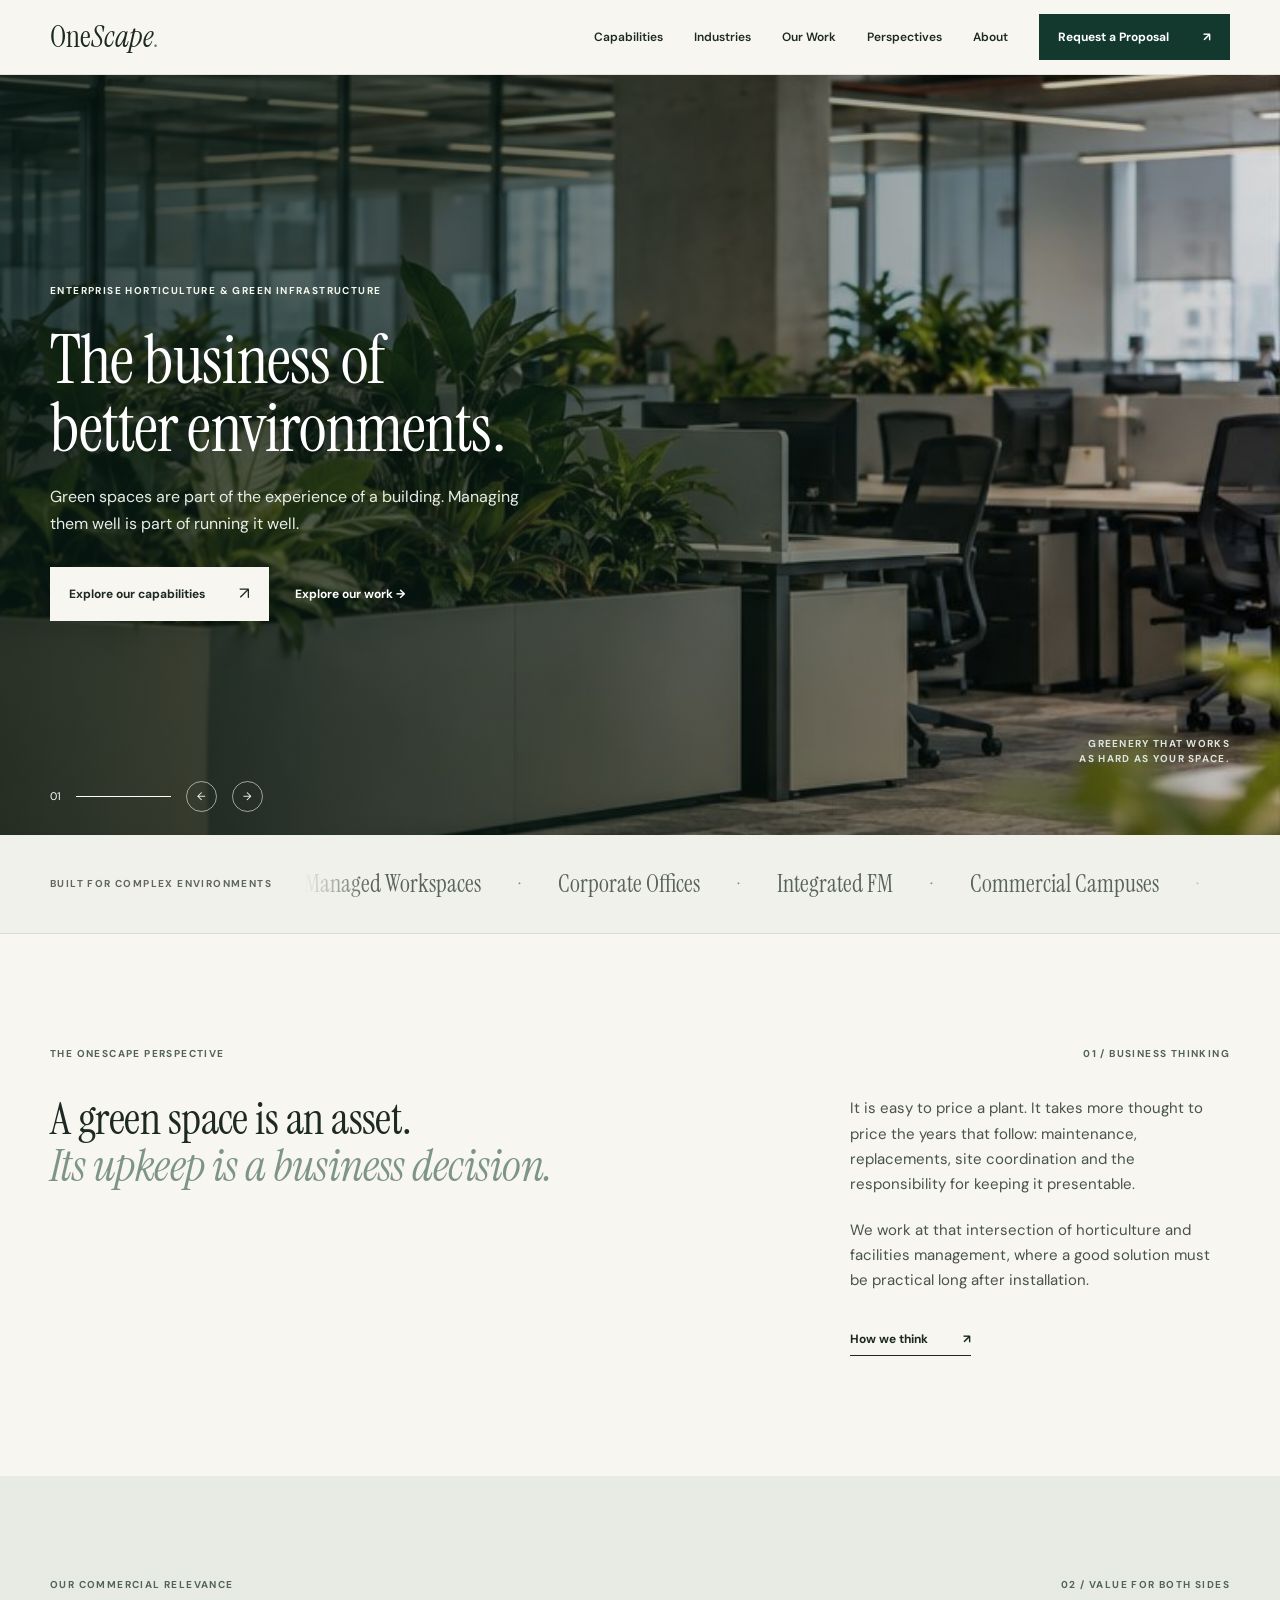
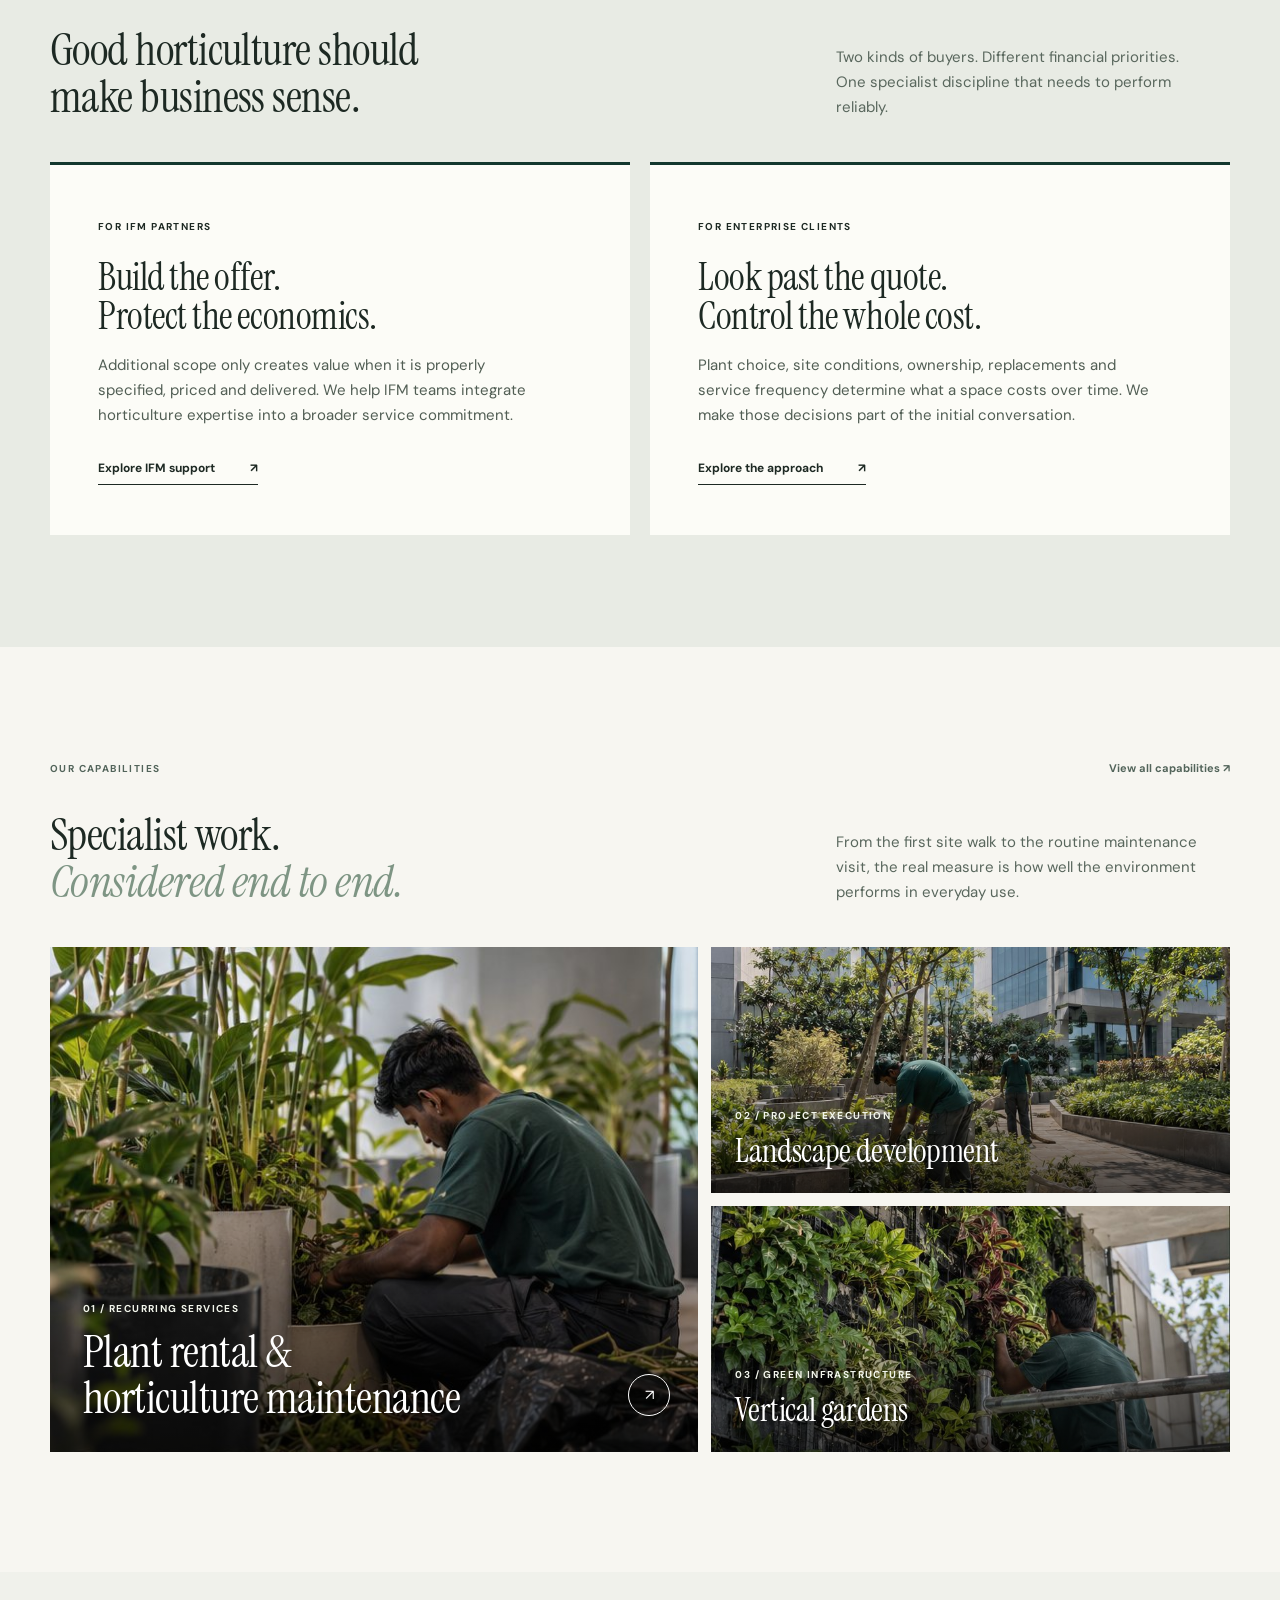
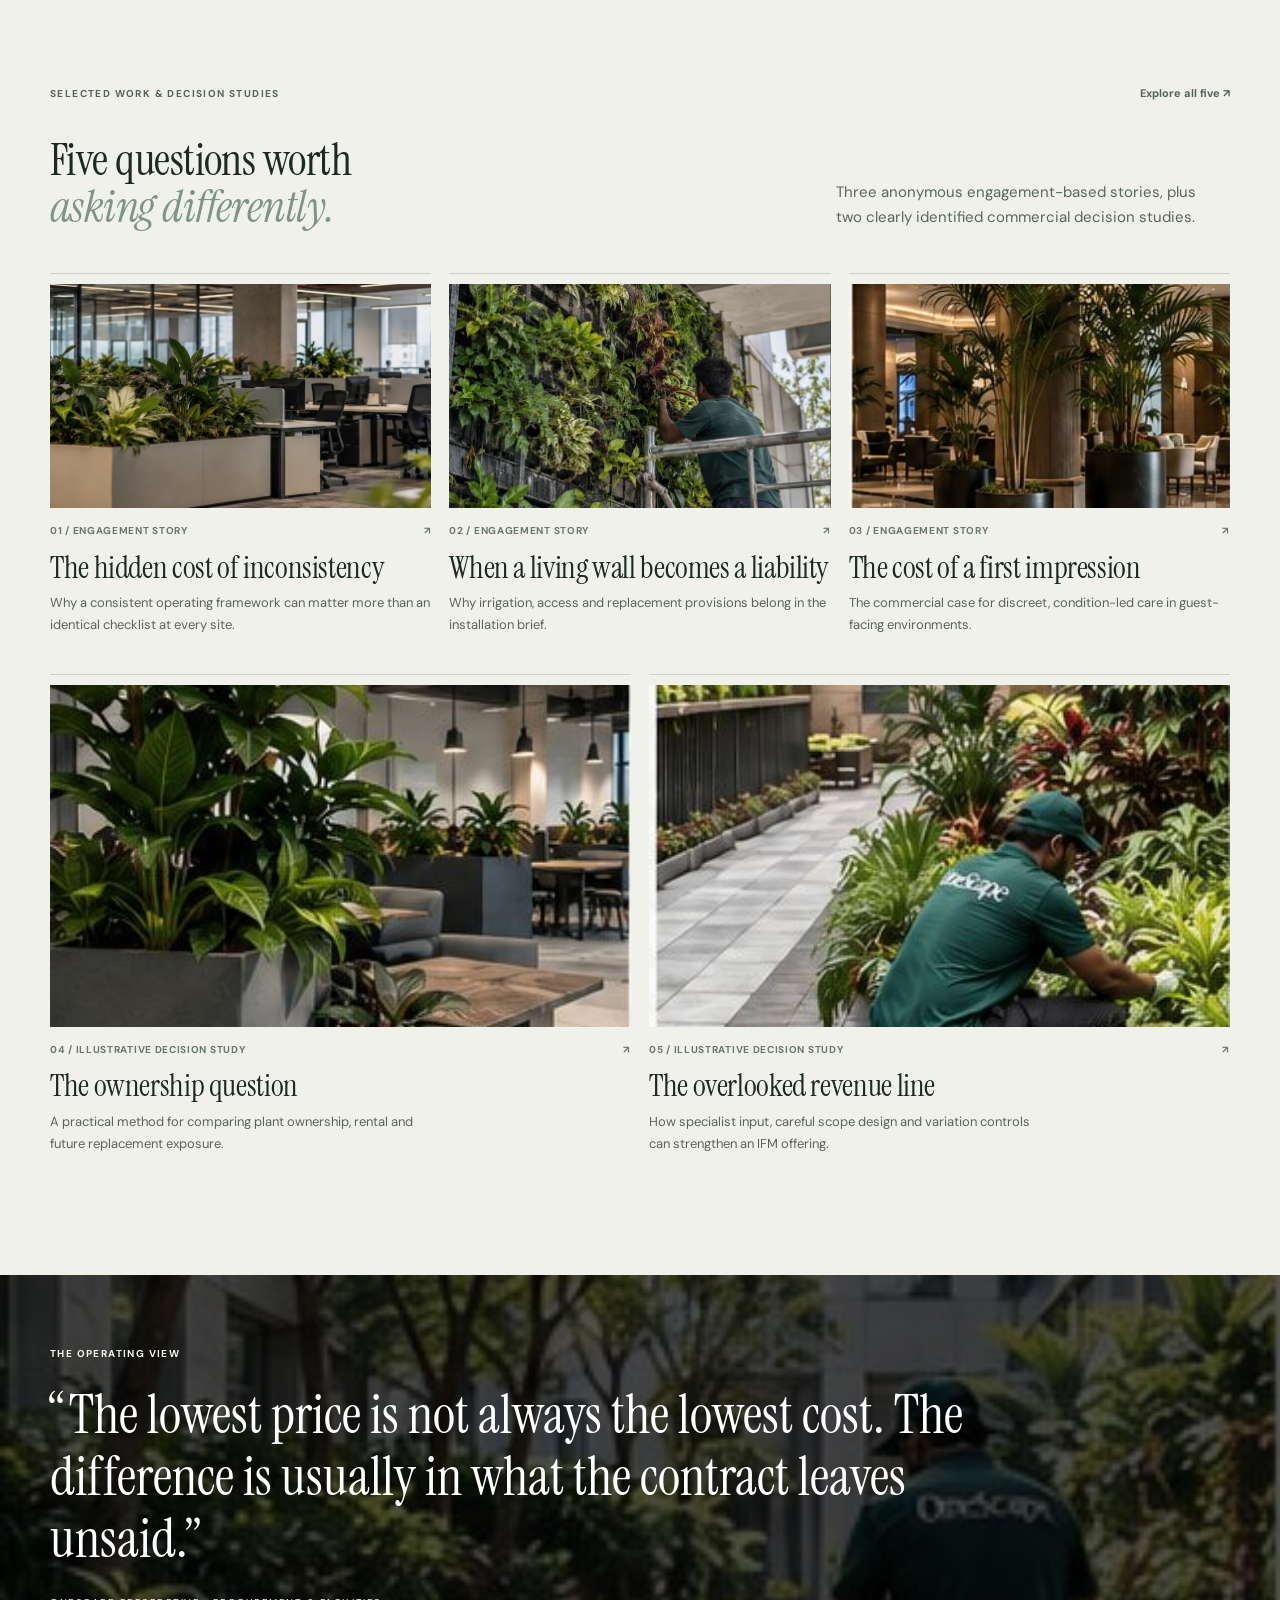
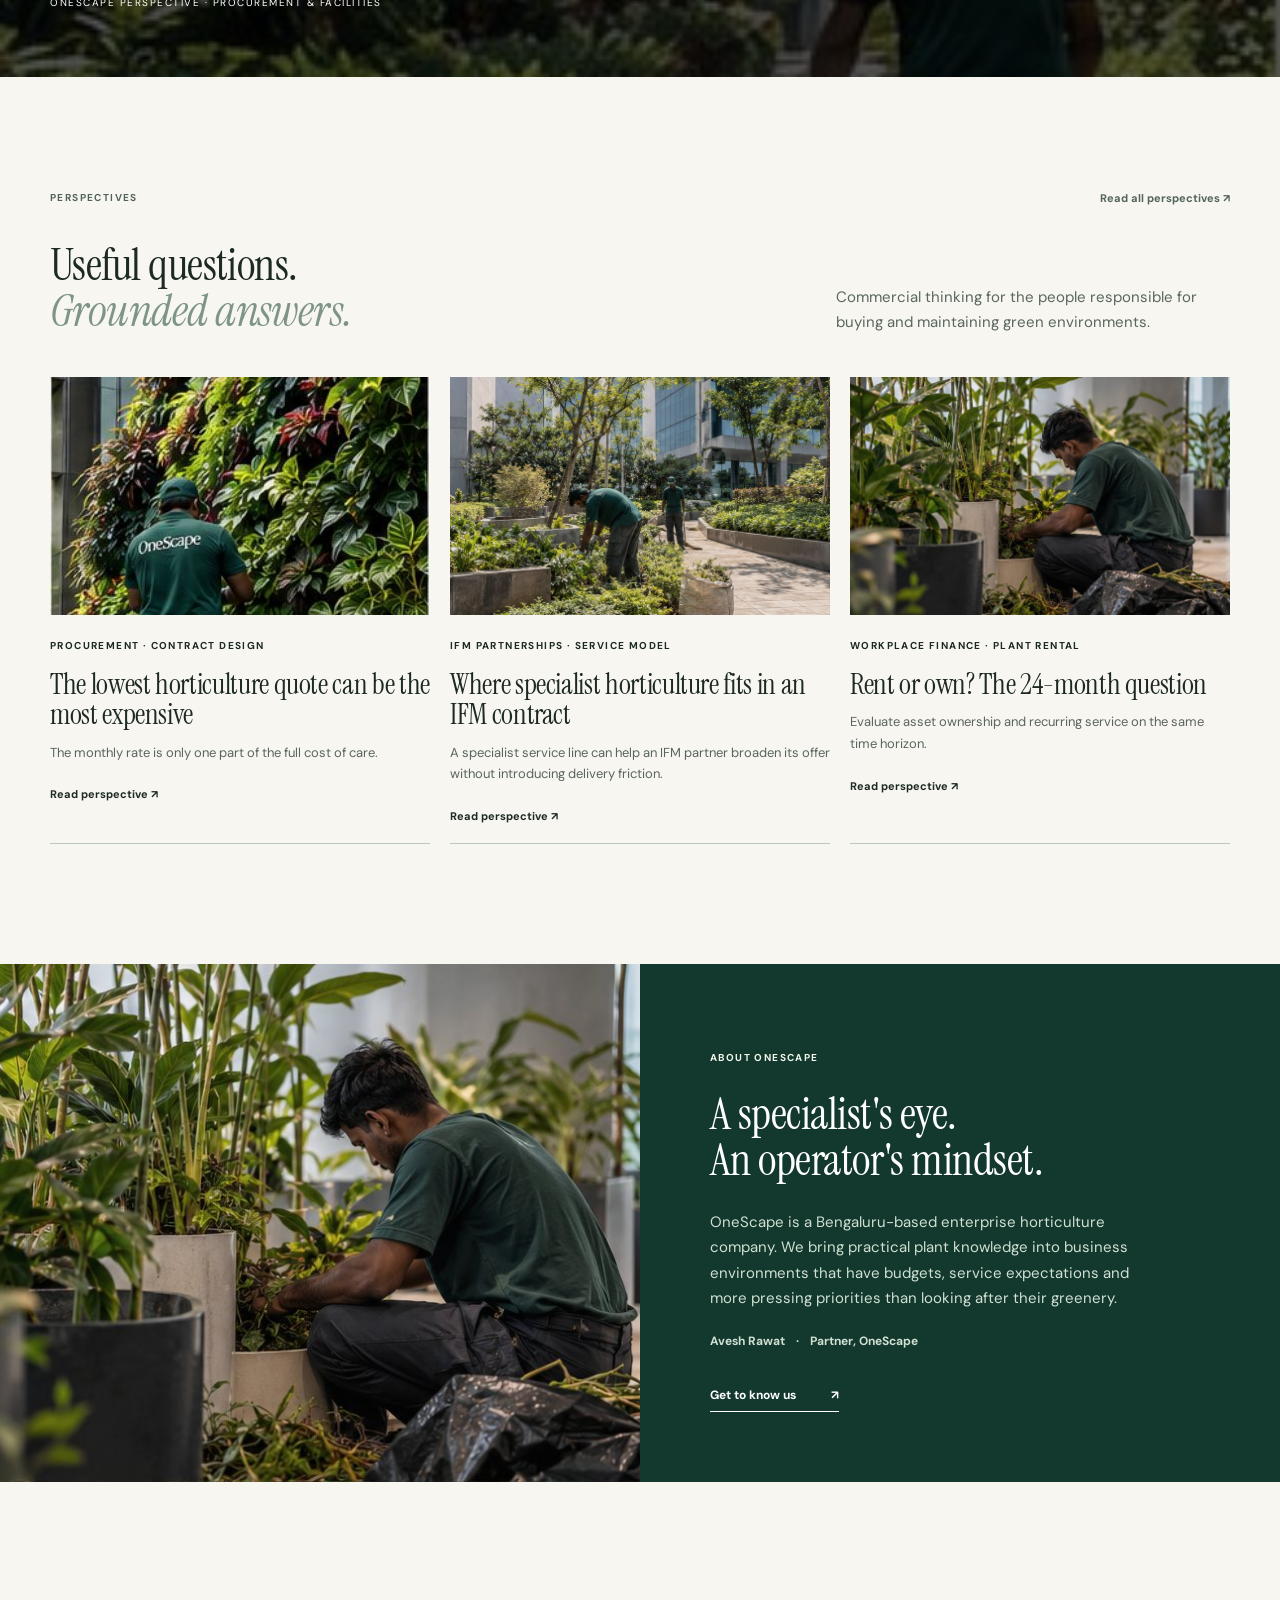
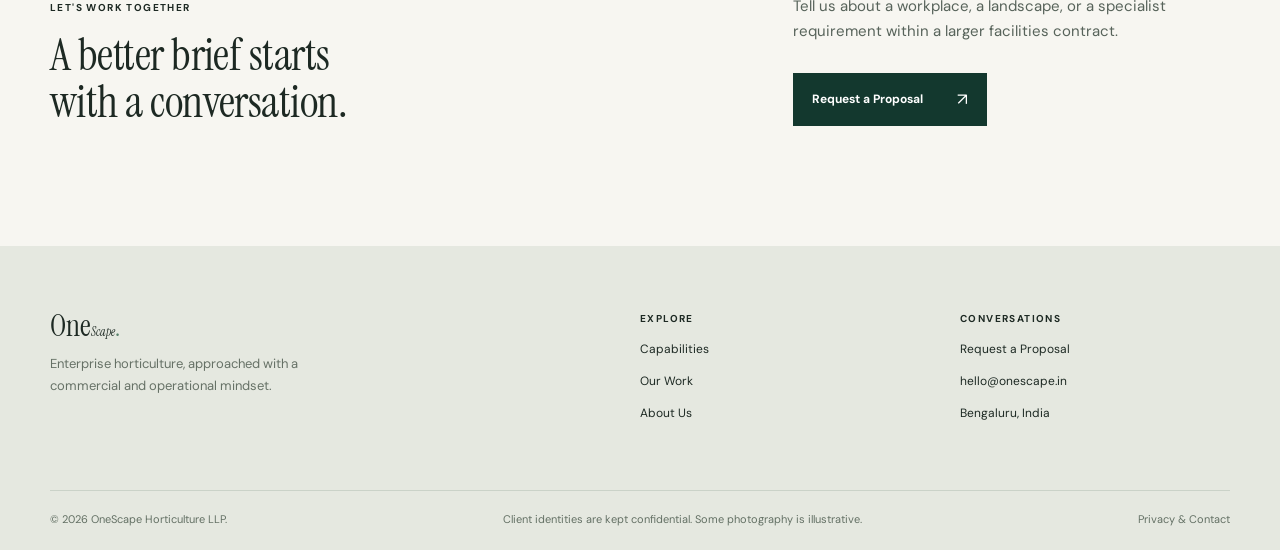
<file: index.html>
<!doctype html>
<html lang="en">
<head>
<meta charset="utf-8"/><meta name="viewport" content="width=device-width,initial-scale=1"/>
<meta name="theme-color" content="#f6f5f0"/><meta name="description" content="OneScape supports corporate clients and integrated FM partners with enterprise plant rental, horticulture maintenance, landscape execution and green infrastructure."/>
<title>Enterprise Horticulture &amp; Green Infrastructure | OneScape</title><link rel="icon" href="assets/icon.svg" type="image/svg+xml"/>
<link rel="stylesheet" href="assets/style.css"/>

<link rel="canonical" href="https://onescape.in/"/>
<meta property="og:type" content="website"/>
<meta property="og:site_name" content="OneScape"/>
<meta property="og:title" content="Enterprise Horticulture &amp; Green Infrastructure | OneScape"/>
<meta property="og:description" content="OneScape supports corporate clients and integrated FM partners with enterprise plant rental, horticulture maintenance, landscape execution and green infrastructure."/>
<meta property="og:url" content="https://onescape.in/"/>
</head>
<body>
<a class="skip" href="#main">Skip to content</a>
<header class="header" id="header"><div class="shell navshell">
<a href="index.html" class="logo" aria-label="OneScape home">One<span>Scape</span><i>.</i></a>
<button class="menutoggle" aria-label="Toggle navigation" aria-expanded="false" aria-controls="mainmenu"><span></span><span></span></button>
<nav id="mainmenu" class="navlinks" aria-label="Main navigation">
<a href="capabilities.html">Capabilities</a>
<a href="capabilities.html#industries">Industries</a>
<a href="our-work.html">Our Work</a>
<a href="our-work.html#perspectives">Perspectives</a>
<a href="about.html">About</a>
<a class="navcta" href="contact.html">Request a Proposal <span aria-hidden="true">↗</span></a>
</nav></div></header>
<main id="main"><section class="hero"><div class="hero-media" aria-hidden="true"><img class="hero-slide active" src="assets/office.jpg" alt=""/><img class="hero-slide" src="assets/campus.jpg" alt=""/><img class="hero-slide" src="assets/living-wall.jpg" alt=""/></div><div class="hero-shade"></div><div class="shell hero-inner"><div class="hero-copy reveal on"><span class="micro cream">ENTERPRISE HORTICULTURE & GREEN INFRASTRUCTURE</span><h1>The business of<br/>better environments.</h1><p>Green spaces are part of the experience of a building. Managing them well is part of running it well.</p><div class="hero-actions"><a class="button light" href="capabilities.html">Explore our capabilities <span>↗</span></a><a class="inline-link lighttext" href="our-work.html">Explore our work <span>→</span></a></div></div><div class="hero-corner">GREENERY THAT WORKS<br/>AS HARD AS YOUR SPACE.</div></div><div class="hero-controls shell"><span>01</span><div class="progress"><i id="heroProgress"></i></div><button id="prevHero" aria-label="Previous hero image">←</button><button id="nextHero" aria-label="Next hero image">→</button></div></section>
<section class="sector-strip" aria-label="Environments we work with"><div class="shell"><span class="micro">BUILT FOR COMPLEX ENVIRONMENTS</span><div class="marquee-clip"><div class="marquee"><span>Managed Workspaces</span><em>•</em><span>Corporate Offices</span><em>•</em><span>Integrated FM</span><em>•</em><span>Commercial Campuses</span><em>•</em><span>Premium Hospitality</span><em>•</em><span>Managed Workspaces</span><em>•</em><span>Corporate Offices</span><em>•</em><span>Integrated FM</span></div></div></div></section>
<section class="shell intro-section spacious reveal"><div class="labelrow"><span class="micro">THE ONESCAPE PERSPECTIVE</span><span class="micro">01 / BUSINESS THINKING</span></div><div class="intro-grid"><h2>A green space is an asset.<br/><em>Its upkeep is a business decision.</em></h2><div class="intro-copy"><p>It is easy to price a plant. It takes more thought to price the years that follow: maintenance, replacements, site coordination and the responsibility for keeping it presentable.</p><p>We work at that intersection of horticulture and facilities management, where a good solution must be practical long after installation.</p><a class="text-link" href="about.html">How we think <span>↗</span></a></div></div></section>
<section class="impact-section"><div class="shell"><div class="labelrow"><span class="micro">OUR COMMERCIAL RELEVANCE</span><span class="micro">02 / VALUE FOR BOTH SIDES</span></div><div class="impact-head reveal"><h2>Good horticulture should<br/>make business sense.</h2><p>Two kinds of buyers. Different financial priorities. One specialist discipline that needs to perform reliably.</p></div><div class="impact-grid"><article class="impact-item reveal"><span class="micro">FOR IFM PARTNERS</span><h3>Build the offer.<br/>Protect the economics.</h3><p>Additional scope only creates value when it is properly specified, priced and delivered. We help IFM teams integrate horticulture expertise into a broader service commitment.</p><a class="text-link" href="capabilities.html#ifm">Explore IFM support <span>↗</span></a></article><article class="impact-item reveal"><span class="micro">FOR ENTERPRISE CLIENTS</span><h3>Look past the quote.<br/>Control the whole cost.</h3><p>Plant choice, site conditions, ownership, replacements and service frequency determine what a space costs over time. We make those decisions part of the initial conversation.</p><a class="text-link" href="capabilities.html">Explore the approach <span>↗</span></a></article></div></div></section>
<section class="shell services-section spacious"><div class="labelrow"><span class="micro">OUR CAPABILITIES</span><a href="capabilities.html" class="minilink">View all capabilities ↗</a></div><div class="sectionhead reveal"><h2>Specialist work.<br/><em>Considered end to end.</em></h2><p>From the first site walk to the routine maintenance visit, the real measure is how well the environment performs in everyday use.</p></div><div class="service-asym"><a class="service-feature reveal" href="capabilities.html#rental"><img src="assets/team.jpg" loading="lazy" alt="Illustrative view of a male horticulture technician caring for office plants"/><span class="photo-gradient"></span><div><span class="micro cream">01 / RECURRING SERVICES</span><h3>Plant rental &<br/>horticulture maintenance</h3><span class="arrow-circle">↗</span></div></a><div class="service-side"><a class="service-small reveal" href="capabilities.html#landscape"><img src="assets/campus.jpg" loading="lazy" alt="Illustrative commercial campus landscaping"/><div><span class="micro cream">02 / PROJECT EXECUTION</span><h3>Landscape development</h3></div></a><a class="service-small reveal" href="capabilities.html#vertical"><img src="assets/living-wall.jpg" loading="lazy" alt="Illustrative male horticulture technician at a vertical garden"/><div><span class="micro cream">03 / GREEN INFRASTRUCTURE</span><h3>Vertical gardens</h3></div></a></div></div></section>
<section class="work-section"><div class="shell spacious"><div class="labelrow"><span class="micro">SELECTED WORK & DECISION STUDIES</span><a class="minilink" href="our-work.html">Explore all five ↗</a></div><div class="sectionhead reveal"><h2>Five questions worth<br/><em>asking differently.</em></h2><p>Three anonymous engagement-based stories, plus two clearly identified commercial decision studies.</p></div><div class="stories-grid"><a class="storycard reveal" href="case-studies/multi-site-plant-care.html"><div class="storyimg"><img src="assets/office.jpg" loading="lazy" alt="Illustrative horticulture scene"/></div><div class="storymeta"><span>01 / Engagement story</span><span>↗</span></div><h3>The hidden cost of inconsistency</h3><p>Why a consistent operating framework can matter more than an identical checklist at every site.</p></a><a class="storycard reveal" href="case-studies/living-wall-lifecycle.html"><div class="storyimg"><img src="assets/living-wall.jpg" loading="lazy" alt="Illustrative horticulture scene"/></div><div class="storymeta"><span>02 / Engagement story</span><span>↗</span></div><h3>When a living wall becomes a liability</h3><p>Why irrigation, access and replacement provisions belong in the installation brief.</p></a><a class="storycard reveal" href="case-studies/hospitality-planting.html"><div class="storyimg"><img src="assets/hotel.jpg" loading="lazy" alt="Illustrative horticulture scene"/></div><div class="storymeta"><span>03 / Engagement story</span><span>↗</span></div><h3>The cost of a first impression</h3><p>The commercial case for discreet, condition-led care in guest-facing environments.</p></a><a class="storycard reveal" href="case-studies/rent-or-own.html"><div class="storyimg"><img src="assets/workspace.jpg" loading="lazy" alt="Illustrative horticulture scene"/></div><div class="storymeta"><span>04 / Illustrative decision study</span><span>↗</span></div><h3>The ownership question</h3><p>A practical method for comparing plant ownership, rental and future replacement exposure.</p></a><a class="storycard reveal" href="case-studies/ifm-service-economics.html"><div class="storyimg"><img src="assets/site-care.jpg" loading="lazy" alt="Illustrative horticulture scene"/></div><div class="storymeta"><span>05 / Illustrative decision study</span><span>↗</span></div><h3>The overlooked revenue line</h3><p>How specialist input, careful scope design and variation controls can strengthen an IFM offering.</p></a></div></div></section>
<section class="picture-quote"><img src="assets/walkway.jpg" alt="Illustrative outdoor commercial planting and site care" loading="lazy"/><div class="shell"><span class="micro cream">THE OPERATING VIEW</span><blockquote>“The lowest price is not always the lowest cost. The difference is usually in what the contract leaves unsaid.”</blockquote><p>ONESCAPE PERSPECTIVE · PROCUREMENT & FACILITIES</p></div></section>
<section class="shell insights-section spacious" id="perspectives"><div class="labelrow"><span class="micro">PERSPECTIVES</span><a href="our-work.html#perspectives" class="minilink">Read all perspectives ↗</a></div><div class="sectionhead reveal"><h2>Useful questions.<br/><em>Grounded answers.</em></h2><p>Commercial thinking for the people responsible for buying and maintaining green environments.</p></div><div class="insights-grid"><a class="insight-card reveal" href="insights/lowest-horticulture-quote.html"><img src="assets/wall-detail.jpg" loading="lazy" alt="Illustrative horticulture detail"/><span class="micro">PROCUREMENT · CONTRACT DESIGN</span><h3>The lowest horticulture quote can be the most expensive</h3><p>The monthly rate is only one part of the full cost of care.</p><b>Read perspective ↗</b></a><a class="insight-card reveal" href="insights/horticulture-ifm-value.html"><img src="assets/campus.jpg" loading="lazy" alt="Illustrative horticulture detail"/><span class="micro">IFM PARTNERSHIPS · SERVICE MODEL</span><h3>Where specialist horticulture fits in an IFM contract</h3><p>A specialist service line can help an IFM partner broaden its offer without introducing delivery friction.</p><b>Read perspective ↗</b></a><a class="insight-card reveal" href="insights/plant-rental-vs-purchase.html"><img src="assets/team.jpg" loading="lazy" alt="Illustrative horticulture detail"/><span class="micro">WORKPLACE FINANCE · PLANT RENTAL</span><h3>Rent or own? The 24-month question</h3><p>Evaluate asset ownership and recurring service on the same time horizon.</p><b>Read perspective ↗</b></a></div></section>
<section class="about-band"><div class="about-visual"><img src="assets/field-team.jpg" alt="Illustrative male horticulture worker on site" loading="lazy"/></div><div class="about-copy reveal"><span class="micro cream">ABOUT ONESCAPE</span><h2>A specialist's eye.<br/>An operator's mindset.</h2><p>OneScape is a Bengaluru-based enterprise horticulture company. We bring practical plant knowledge into business environments that have budgets, service expectations and more pressing priorities than looking after their greenery.</p><p class="authorline">Avesh Rawat <span>·</span> Partner, OneScape</p><a class="text-link lighttext" href="about.html">Get to know us <span>↗</span></a></div></section>
<section class="shell closing-cta spacious reveal"><div><span class="micro">LET'S WORK TOGETHER</span><h2>A better brief starts<br/>with a conversation.</h2></div><div><p>Tell us about a workplace, a landscape, or a specialist requirement within a larger facilities contract.</p><a href="contact.html" class="button dark">Request a Proposal <span>↗</span></a></div></section></main>
<footer class="footer"><div class="shell footer-grid"><div><a href="index.html" class="logo footlogo">One<span>Scape</span><i>.</i></a><p>Enterprise horticulture, approached with a commercial and operational mindset.</p></div>
<div><span class="micro">EXPLORE</span><a href="capabilities.html">Capabilities</a><a href="our-work.html">Our Work</a><a href="about.html">About Us</a></div>
<div><span class="micro">CONVERSATIONS</span><a href="contact.html">Request a Proposal</a><a href="mailto:hello@onescape.in">hello@onescape.in</a><span>Bengaluru, India</span></div></div>
<div class="shell fineprint"><span>© <span id="year">2026</span> OneScape Horticulture LLP.</span><span>Client identities are kept confidential. Some photography is illustrative.</span><a href="privacy.html">Privacy & Contact</a></div></footer>
<script defer src="assets/site.js"></script></body></html>
</file>
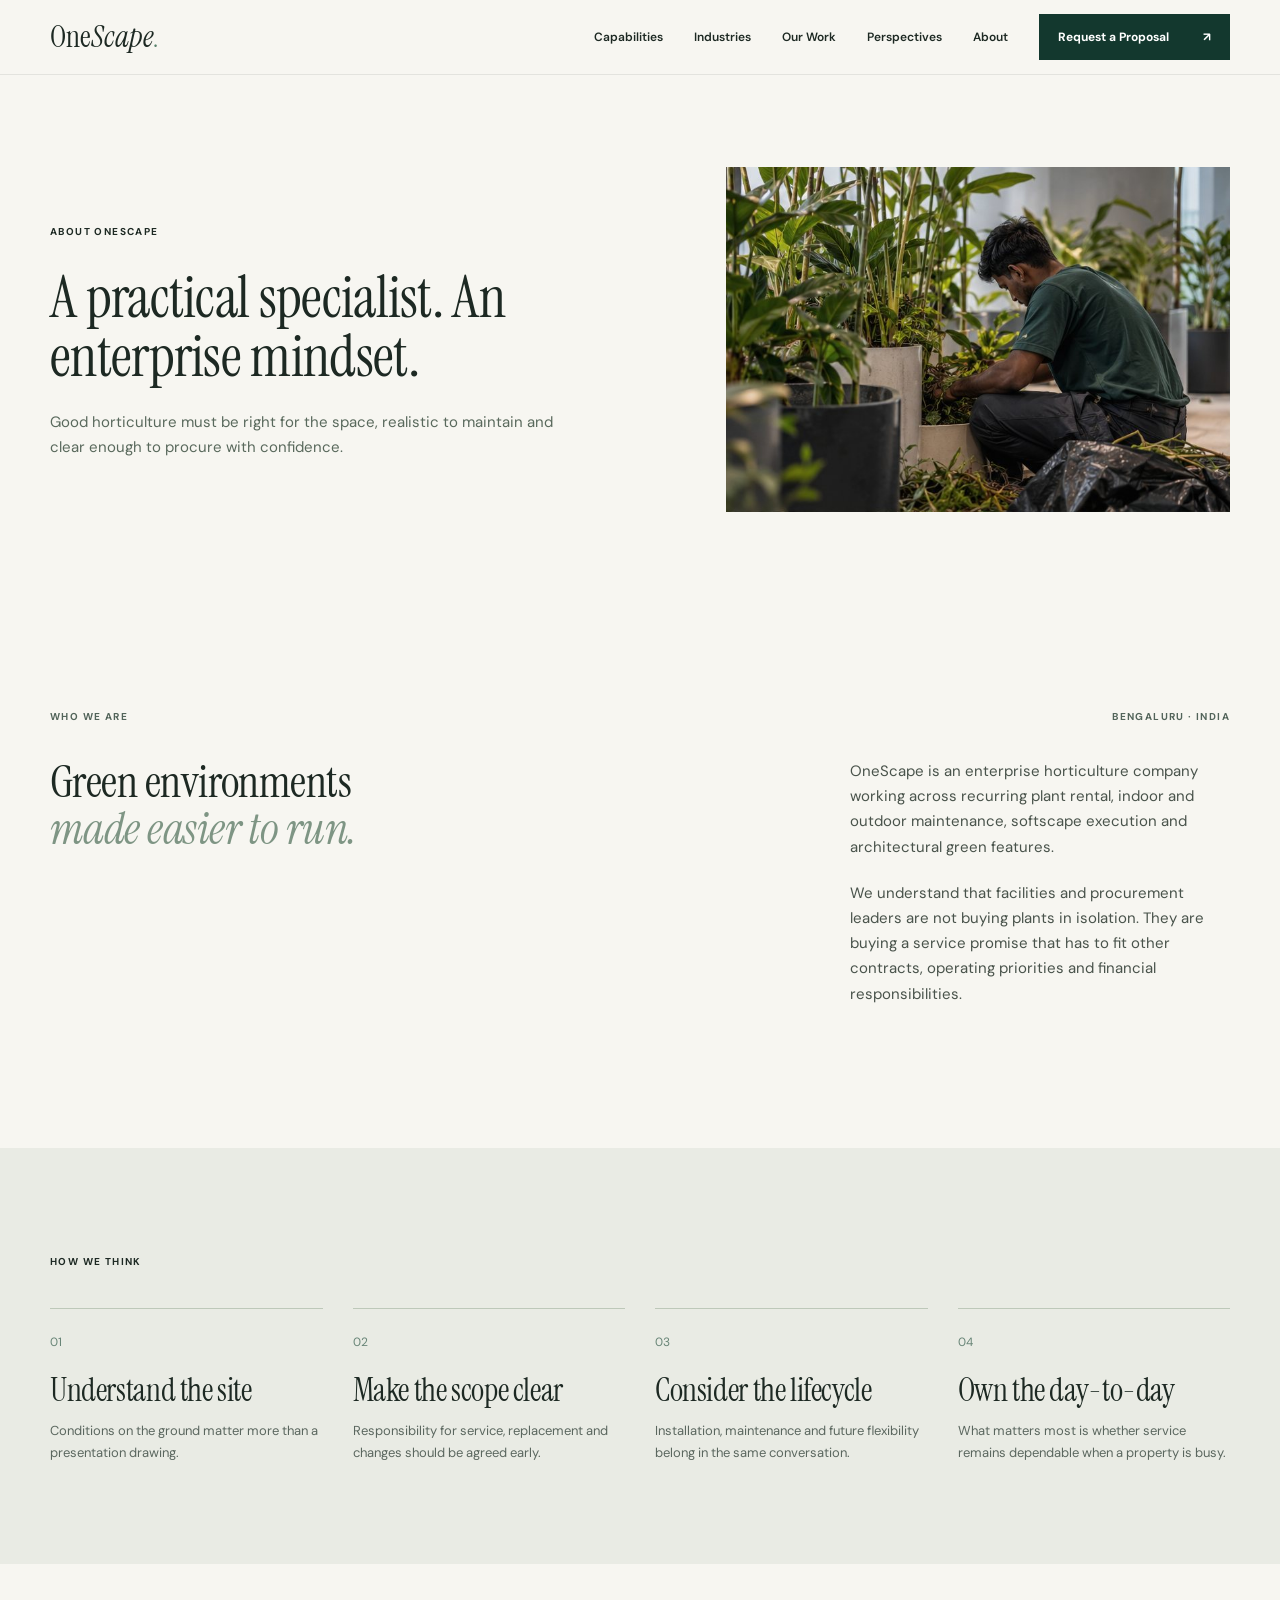
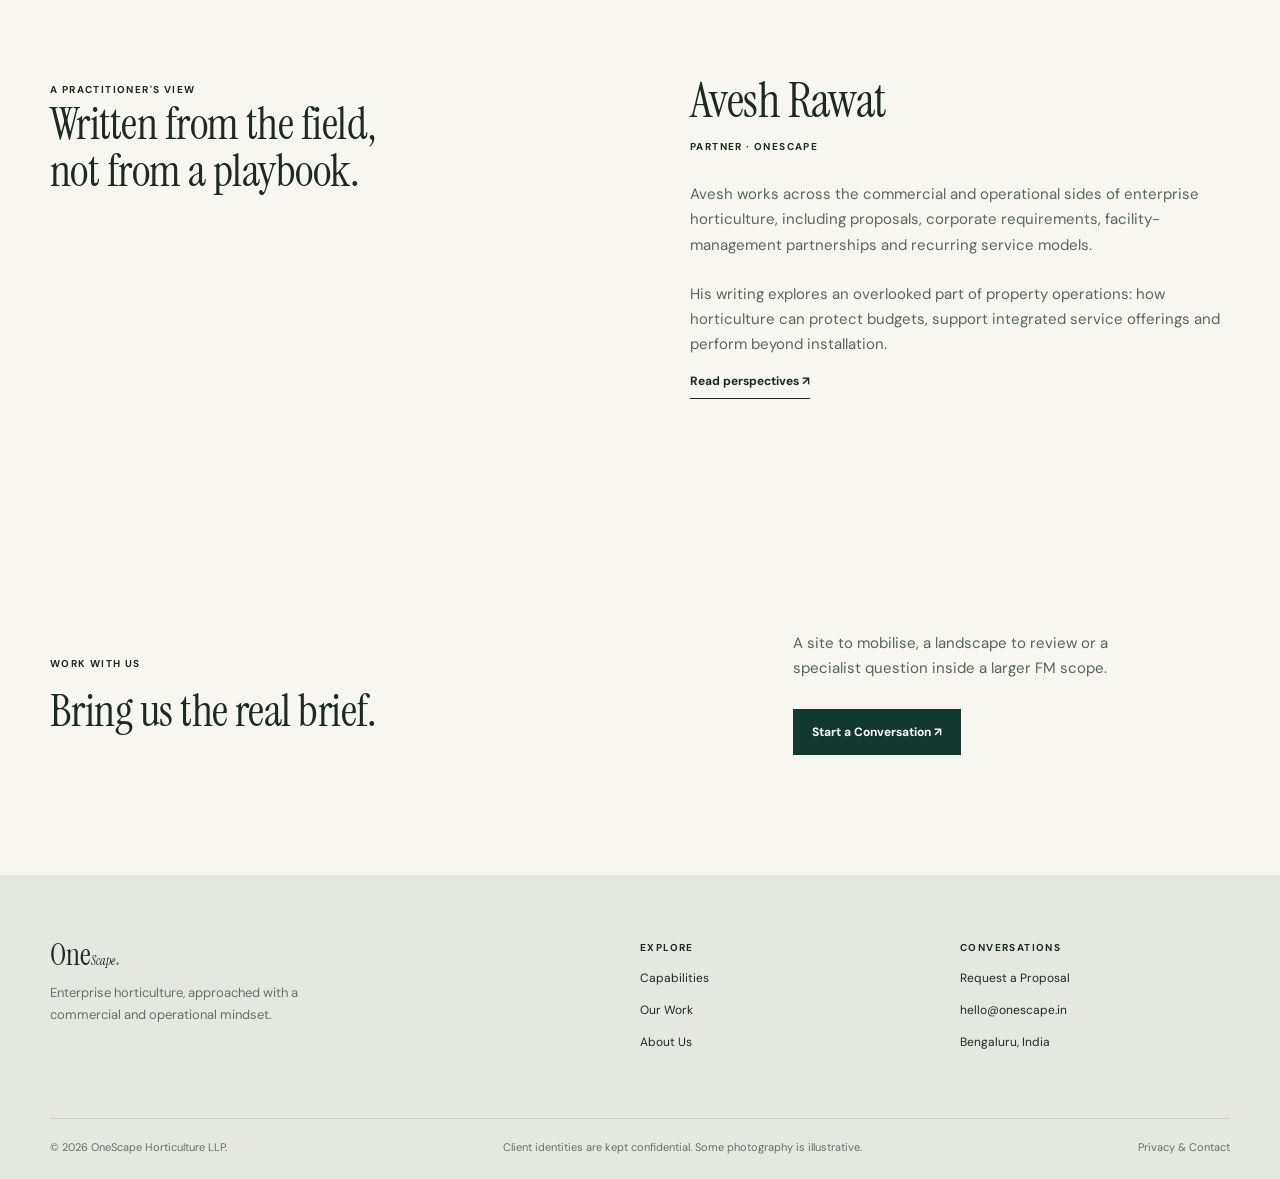
<file: about.html>
<!doctype html>
<html lang="en">
<head>
<meta charset="utf-8"/><meta name="viewport" content="width=device-width,initial-scale=1"/>
<meta name="theme-color" content="#f6f5f0"/><meta name="description" content="About OneScape Horticulture LLP: enterprise plant rental, horticulture operations, landscape execution and practitioner-led commercial thinking."/>
<title>About OneScape | OneScape</title><link rel="icon" href="assets/icon.svg" type="image/svg+xml"/>
<link rel="stylesheet" href="assets/style.css"/>

<link rel="canonical" href="https://onescape.in/about.html"/>
<meta property="og:type" content="website"/>
<meta property="og:site_name" content="OneScape"/>
<meta property="og:title" content="About OneScape | OneScape"/>
<meta property="og:description" content="About OneScape Horticulture LLP: enterprise plant rental, horticulture operations, landscape execution and practitioner-led commercial thinking."/>
<meta property="og:url" content="https://onescape.in/about.html"/>
</head>
<body>
<a class="skip" href="#main">Skip to content</a>
<header class="header" id="header"><div class="shell navshell">
<a href="index.html" class="logo" aria-label="OneScape home">One<span>Scape</span><i>.</i></a>
<button class="menutoggle" aria-label="Toggle navigation" aria-expanded="false" aria-controls="mainmenu"><span></span><span></span></button>
<nav id="mainmenu" class="navlinks" aria-label="Main navigation">
<a href="capabilities.html">Capabilities</a>
<a href="capabilities.html#industries">Industries</a>
<a href="our-work.html">Our Work</a>
<a href="our-work.html#perspectives">Perspectives</a>
<a href="about.html" aria-current="page">About</a>
<a class="navcta" href="contact.html">Request a Proposal <span aria-hidden="true">↗</span></a>
</nav></div></header>
<main id="main"><section class="pagehero shell reveal on"><div><span class="micro">ABOUT ONESCAPE</span><h1>A practical specialist. An enterprise mindset.</h1><p>Good horticulture must be right for the space, realistic to maintain and clear enough to procure with confidence.</p></div><img src="assets/field-team.jpg" alt="Illustrative commercial horticulture photography"/></section><section class="shell intro-section spacious"><div class="labelrow"><span class="micro">WHO WE ARE</span><span class="micro">BENGALURU · INDIA</span></div><div class="intro-grid"><h2>Green environments<br/><em>made easier to run.</em></h2><div class="intro-copy"><p>OneScape is an enterprise horticulture company working across recurring plant rental, indoor and outdoor maintenance, softscape execution and architectural green features.</p><p>We understand that facilities and procurement leaders are not buying plants in isolation. They are buying a service promise that has to fit other contracts, operating priorities and financial responsibilities.</p></div></div></section>
<section class="principles-section"><div class="shell"><span class="micro">HOW WE THINK</span><div class="principles"><article><span>01</span><h3>Understand the site</h3><p>Conditions on the ground matter more than a presentation drawing.</p></article><article><span>02</span><h3>Make the scope clear</h3><p>Responsibility for service, replacement and changes should be agreed early.</p></article><article><span>03</span><h3>Consider the lifecycle</h3><p>Installation, maintenance and future flexibility belong in the same conversation.</p></article><article><span>04</span><h3>Own the day-to-day</h3><p>What matters most is whether service remains dependable when a property is busy.</p></article></div></div></section><section class="shell founder spacious reveal"><div><span class="micro">A PRACTITIONER'S VIEW</span><h2>Written from the field,<br/>not from a playbook.</h2></div><div><h3>Avesh Rawat</h3><span class="micro">PARTNER · ONESCAPE</span><p>Avesh works across the commercial and operational sides of enterprise horticulture, including proposals, corporate requirements, facility-management partnerships and recurring service models.</p><p>His writing explores an overlooked part of property operations: how horticulture can protect budgets, support integrated service offerings and perform beyond installation.</p><a class="text-link" href="our-work.html#perspectives">Read perspectives ↗</a></div></section><section class="shell closing-cta spacious"><div><span class="micro">WORK WITH US</span><h2>Bring us the real brief.</h2></div><div><p>A site to mobilise, a landscape to review or a specialist question inside a larger FM scope.</p><a href="contact.html" class="button dark">Start a Conversation ↗</a></div></section></main>
<footer class="footer"><div class="shell footer-grid"><div><a href="index.html" class="logo footlogo">One<span>Scape</span><i>.</i></a><p>Enterprise horticulture, approached with a commercial and operational mindset.</p></div>
<div><span class="micro">EXPLORE</span><a href="capabilities.html">Capabilities</a><a href="our-work.html">Our Work</a><a href="about.html">About Us</a></div>
<div><span class="micro">CONVERSATIONS</span><a href="contact.html">Request a Proposal</a><a href="mailto:hello@onescape.in">hello@onescape.in</a><span>Bengaluru, India</span></div></div>
<div class="shell fineprint"><span>© <span id="year">2026</span> OneScape Horticulture LLP.</span><span>Client identities are kept confidential. Some photography is illustrative.</span><a href="privacy.html">Privacy & Contact</a></div></footer>
<script defer src="assets/site.js"></script></body></html>
</file>
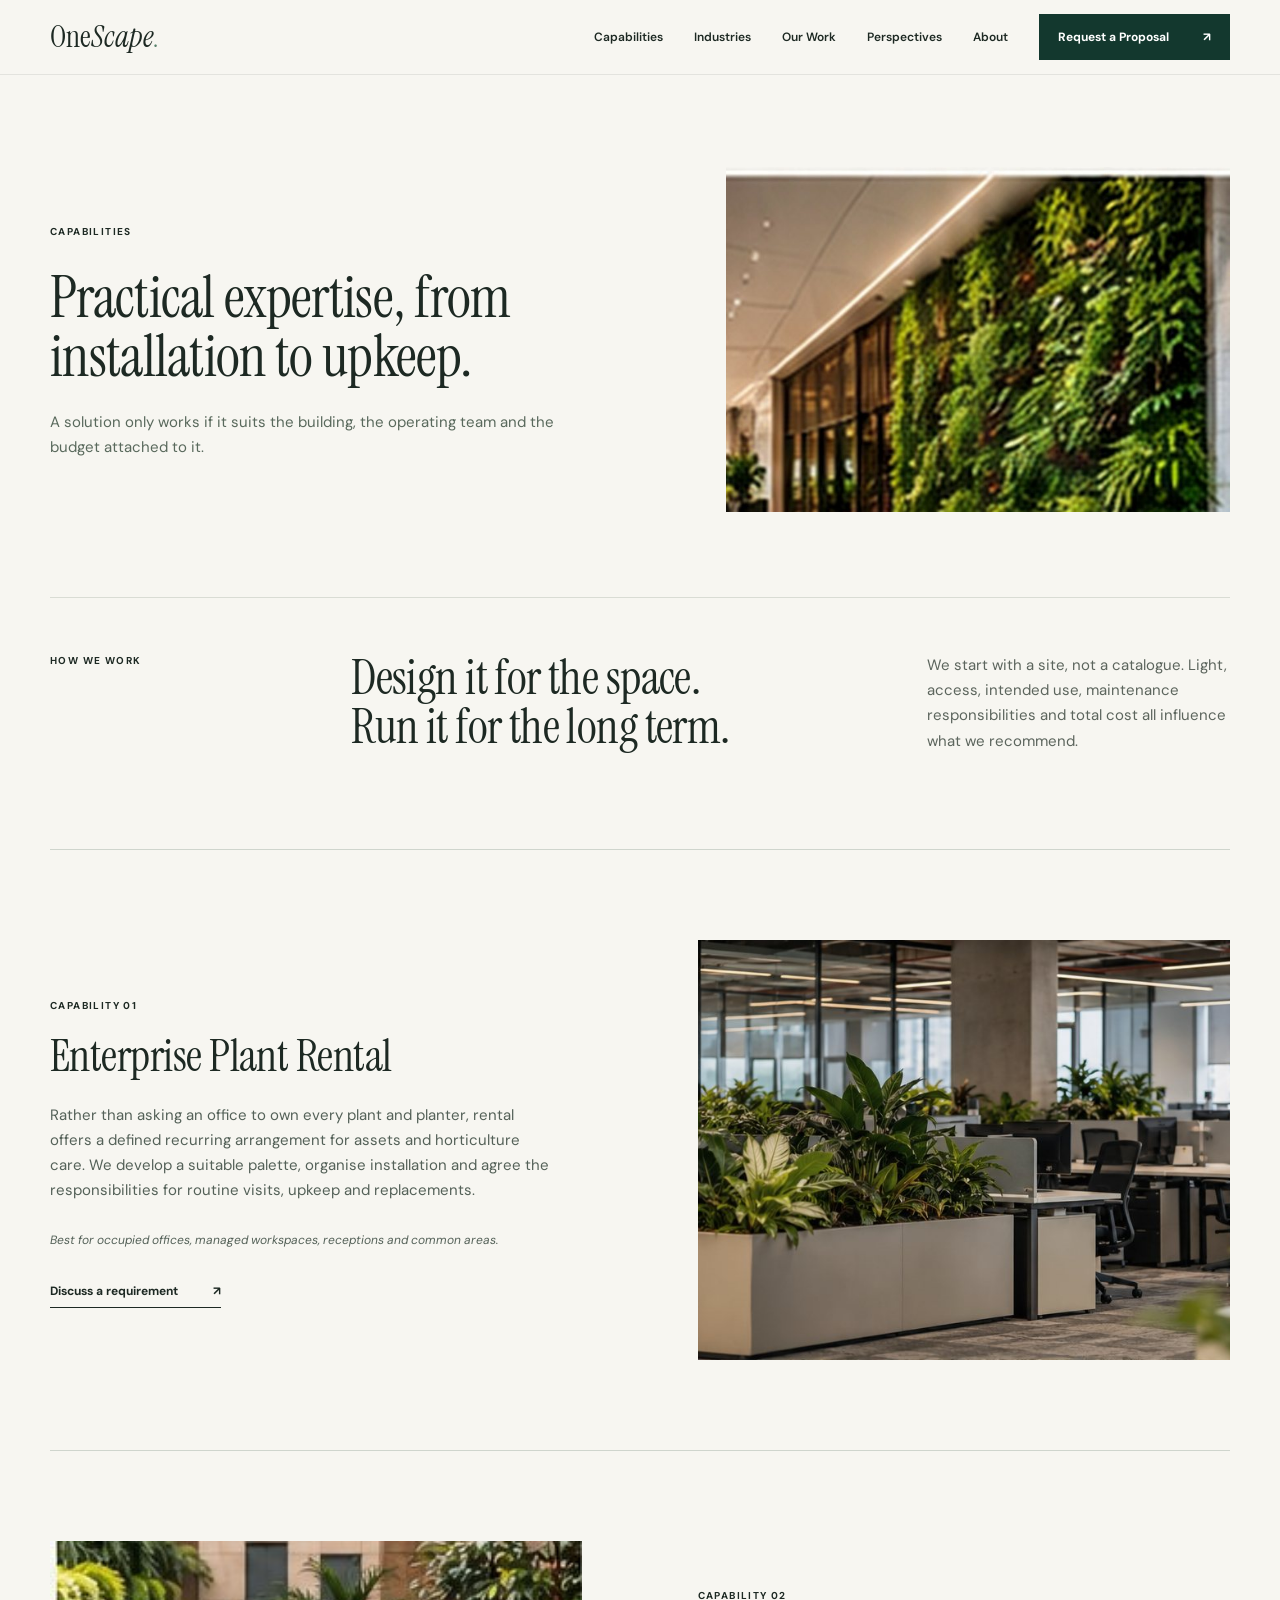
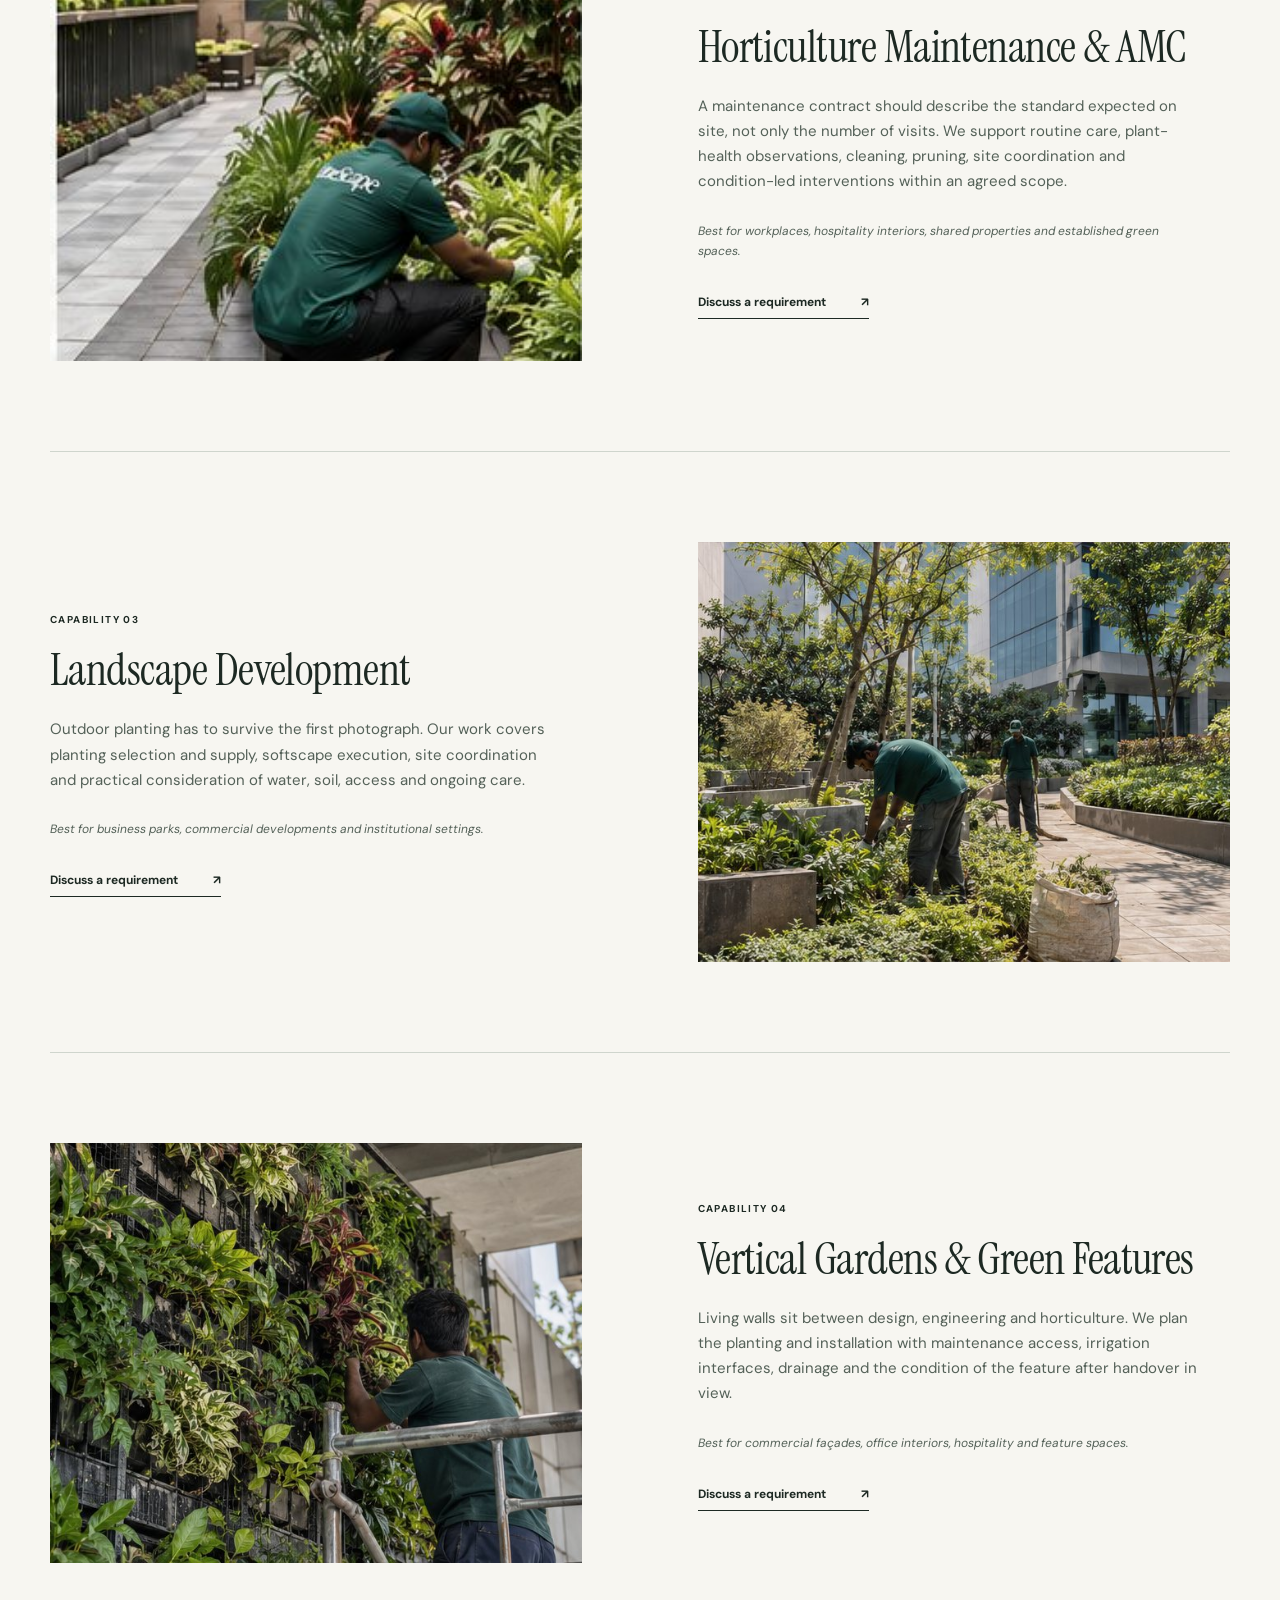
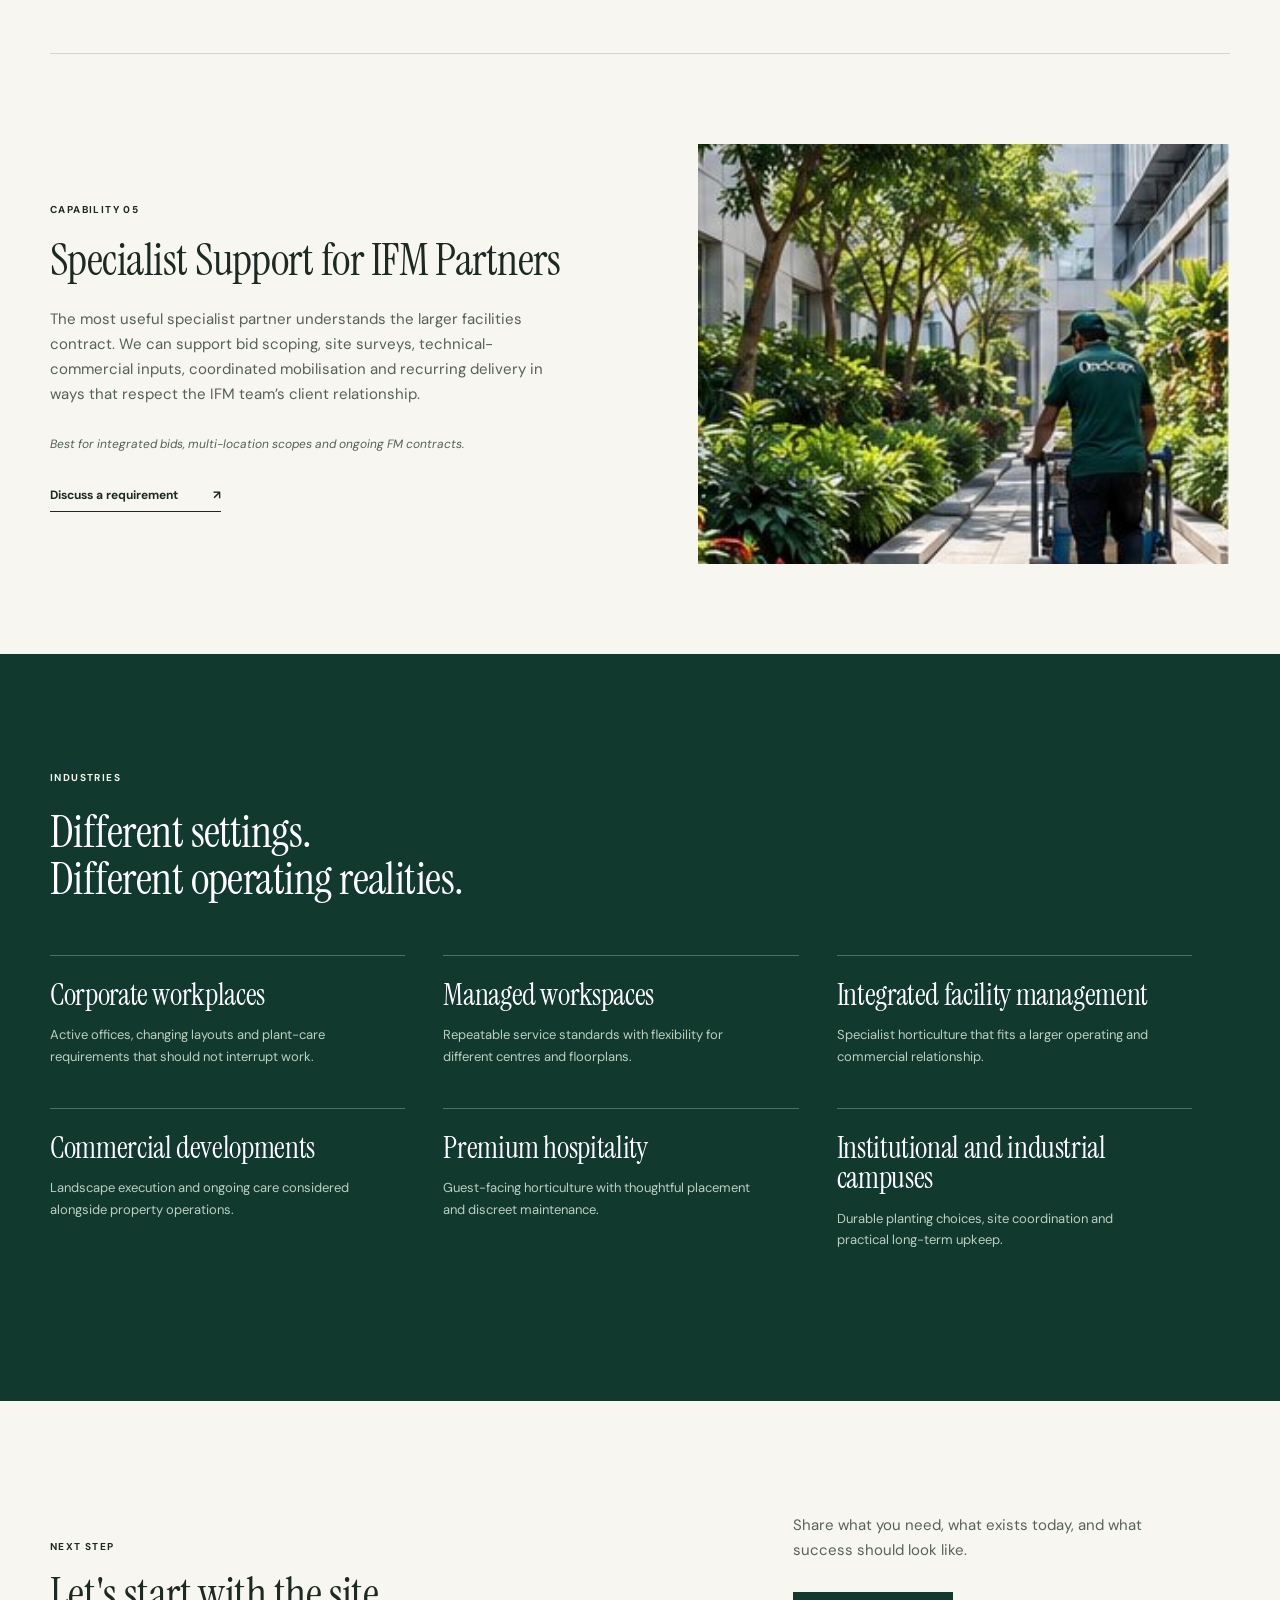
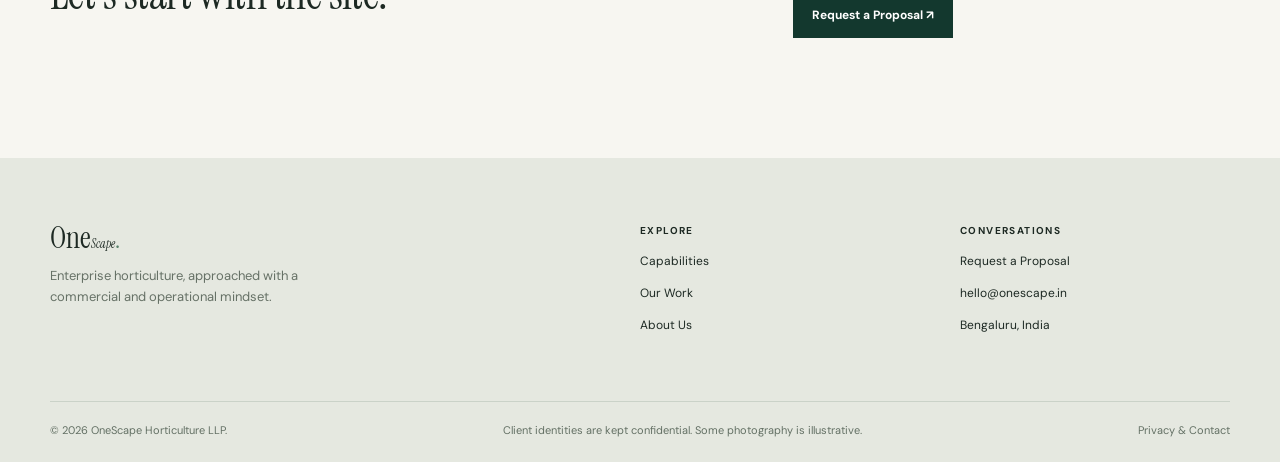
<file: capabilities.html>
<!doctype html>
<html lang="en">
<head>
<meta charset="utf-8"/><meta name="viewport" content="width=device-width,initial-scale=1"/>
<meta name="theme-color" content="#f6f5f0"/><meta name="description" content="Enterprise plant rental, horticulture AMC, landscape development, living walls, and IFM specialist support from OneScape."/>
<title>Capabilities | OneScape</title><link rel="icon" href="assets/icon.svg" type="image/svg+xml"/>
<link rel="stylesheet" href="assets/style.css"/>

<link rel="canonical" href="https://onescape.in/capabilities.html"/>
<meta property="og:type" content="website"/>
<meta property="og:site_name" content="OneScape"/>
<meta property="og:title" content="Capabilities | OneScape"/>
<meta property="og:description" content="Enterprise plant rental, horticulture AMC, landscape development, living walls, and IFM specialist support from OneScape."/>
<meta property="og:url" content="https://onescape.in/capabilities.html"/>
</head>
<body>
<a class="skip" href="#main">Skip to content</a>
<header class="header" id="header"><div class="shell navshell">
<a href="index.html" class="logo" aria-label="OneScape home">One<span>Scape</span><i>.</i></a>
<button class="menutoggle" aria-label="Toggle navigation" aria-expanded="false" aria-controls="mainmenu"><span></span><span></span></button>
<nav id="mainmenu" class="navlinks" aria-label="Main navigation">
<a href="capabilities.html" aria-current="page">Capabilities</a>
<a href="capabilities.html#industries">Industries</a>
<a href="our-work.html">Our Work</a>
<a href="our-work.html#perspectives">Perspectives</a>
<a href="about.html">About</a>
<a class="navcta" href="contact.html">Request a Proposal <span aria-hidden="true">↗</span></a>
</nav></div></header>
<main id="main"><section class="pagehero shell reveal on"><div><span class="micro">CAPABILITIES</span><h1>Practical expertise, from installation to upkeep.</h1><p>A solution only works if it suits the building, the operating team and the budget attached to it.</p></div><img src="assets/green-feature.jpg" alt="Illustrative commercial horticulture photography"/></section><section class="shell editorial-intro"><span class="micro">HOW WE WORK</span><h2>Design it for the space.<br/>Run it for the long term.</h2><p>We start with a site, not a catalogue. Light, access, intended use, maintenance responsibilities and total cost all influence what we recommend.</p></section><section id="rental" class="shell cap-row reveal"><div class="cap-index"><span class="micro">CAPABILITY 01</span><h2>Enterprise Plant Rental</h2><p>Rather than asking an office to own every plant and planter, rental offers a defined recurring arrangement for assets and horticulture care. We develop a suitable palette, organise installation and agree the responsibilities for routine visits, upkeep and replacements.</p><p class="bestfit">Best for occupied offices, managed workspaces, receptions and common areas.</p><a class="text-link" href="contact.html">Discuss a requirement <span>↗</span></a></div><img src="assets/office.jpg" loading="lazy" alt="Illustrative enterprise plant rental scene"/></section><section id="maintenance" class="shell cap-row reveal"><div class="cap-index"><span class="micro">CAPABILITY 02</span><h2>Horticulture Maintenance & AMC</h2><p>A maintenance contract should describe the standard expected on site, not only the number of visits. We support routine care, plant-health observations, cleaning, pruning, site coordination and condition-led interventions within an agreed scope.</p><p class="bestfit">Best for workplaces, hospitality interiors, shared properties and established green spaces.</p><a class="text-link" href="contact.html">Discuss a requirement <span>↗</span></a></div><img src="assets/site-care.jpg" loading="lazy" alt="Illustrative horticulture maintenance &amp; amc scene"/></section><section id="landscape" class="shell cap-row reveal"><div class="cap-index"><span class="micro">CAPABILITY 03</span><h2>Landscape Development</h2><p>Outdoor planting has to survive the first photograph. Our work covers planting selection and supply, softscape execution, site coordination and practical consideration of water, soil, access and ongoing care.</p><p class="bestfit">Best for business parks, commercial developments and institutional settings.</p><a class="text-link" href="contact.html">Discuss a requirement <span>↗</span></a></div><img src="assets/campus.jpg" loading="lazy" alt="Illustrative landscape development scene"/></section><section id="vertical" class="shell cap-row reveal"><div class="cap-index"><span class="micro">CAPABILITY 04</span><h2>Vertical Gardens & Green Features</h2><p>Living walls sit between design, engineering and horticulture. We plan the planting and installation with maintenance access, irrigation interfaces, drainage and the condition of the feature after handover in view.</p><p class="bestfit">Best for commercial façades, office interiors, hospitality and feature spaces.</p><a class="text-link" href="contact.html">Discuss a requirement <span>↗</span></a></div><img src="assets/living-wall.jpg" loading="lazy" alt="Illustrative vertical gardens &amp; green features scene"/></section><section id="ifm" class="shell cap-row reveal"><div class="cap-index"><span class="micro">CAPABILITY 05</span><h2>Specialist Support for IFM Partners</h2><p>The most useful specialist partner understands the larger facilities contract. We can support bid scoping, site surveys, technical-commercial inputs, coordinated mobilisation and recurring delivery in ways that respect the IFM team’s client relationship.</p><p class="bestfit">Best for integrated bids, multi-location scopes and ongoing FM contracts.</p><a class="text-link" href="contact.html">Discuss a requirement <span>↗</span></a></div><img src="assets/walkway.jpg" loading="lazy" alt="Illustrative specialist support for ifm partners scene"/></section><section class="industryband" id="industries"><div class="shell"><span class="micro cream">INDUSTRIES</span><h2>Different settings.<br/>Different operating realities.</h2><div class="industrygrid"><article><h3>Corporate workplaces</h3><p>Active offices, changing layouts and plant-care requirements that should not interrupt work.</p></article><article><h3>Managed workspaces</h3><p>Repeatable service standards with flexibility for different centres and floorplans.</p></article><article><h3>Integrated facility management</h3><p>Specialist horticulture that fits a larger operating and commercial relationship.</p></article><article><h3>Commercial developments</h3><p>Landscape execution and ongoing care considered alongside property operations.</p></article><article><h3>Premium hospitality</h3><p>Guest-facing horticulture with thoughtful placement and discreet maintenance.</p></article><article><h3>Institutional and industrial campuses</h3><p>Durable planting choices, site coordination and practical long-term upkeep.</p></article></div></div></section><section class="shell closing-cta spacious"><div><span class="micro">NEXT STEP</span><h2>Let's start with the site.</h2></div><div><p>Share what you need, what exists today, and what success should look like.</p><a class="button dark" href="contact.html">Request a Proposal ↗</a></div></section></main>
<footer class="footer"><div class="shell footer-grid"><div><a href="index.html" class="logo footlogo">One<span>Scape</span><i>.</i></a><p>Enterprise horticulture, approached with a commercial and operational mindset.</p></div>
<div><span class="micro">EXPLORE</span><a href="capabilities.html">Capabilities</a><a href="our-work.html">Our Work</a><a href="about.html">About Us</a></div>
<div><span class="micro">CONVERSATIONS</span><a href="contact.html">Request a Proposal</a><a href="mailto:hello@onescape.in">hello@onescape.in</a><span>Bengaluru, India</span></div></div>
<div class="shell fineprint"><span>© <span id="year">2026</span> OneScape Horticulture LLP.</span><span>Client identities are kept confidential. Some photography is illustrative.</span><a href="privacy.html">Privacy & Contact</a></div></footer>
<script defer src="assets/site.js"></script></body></html>
</file>
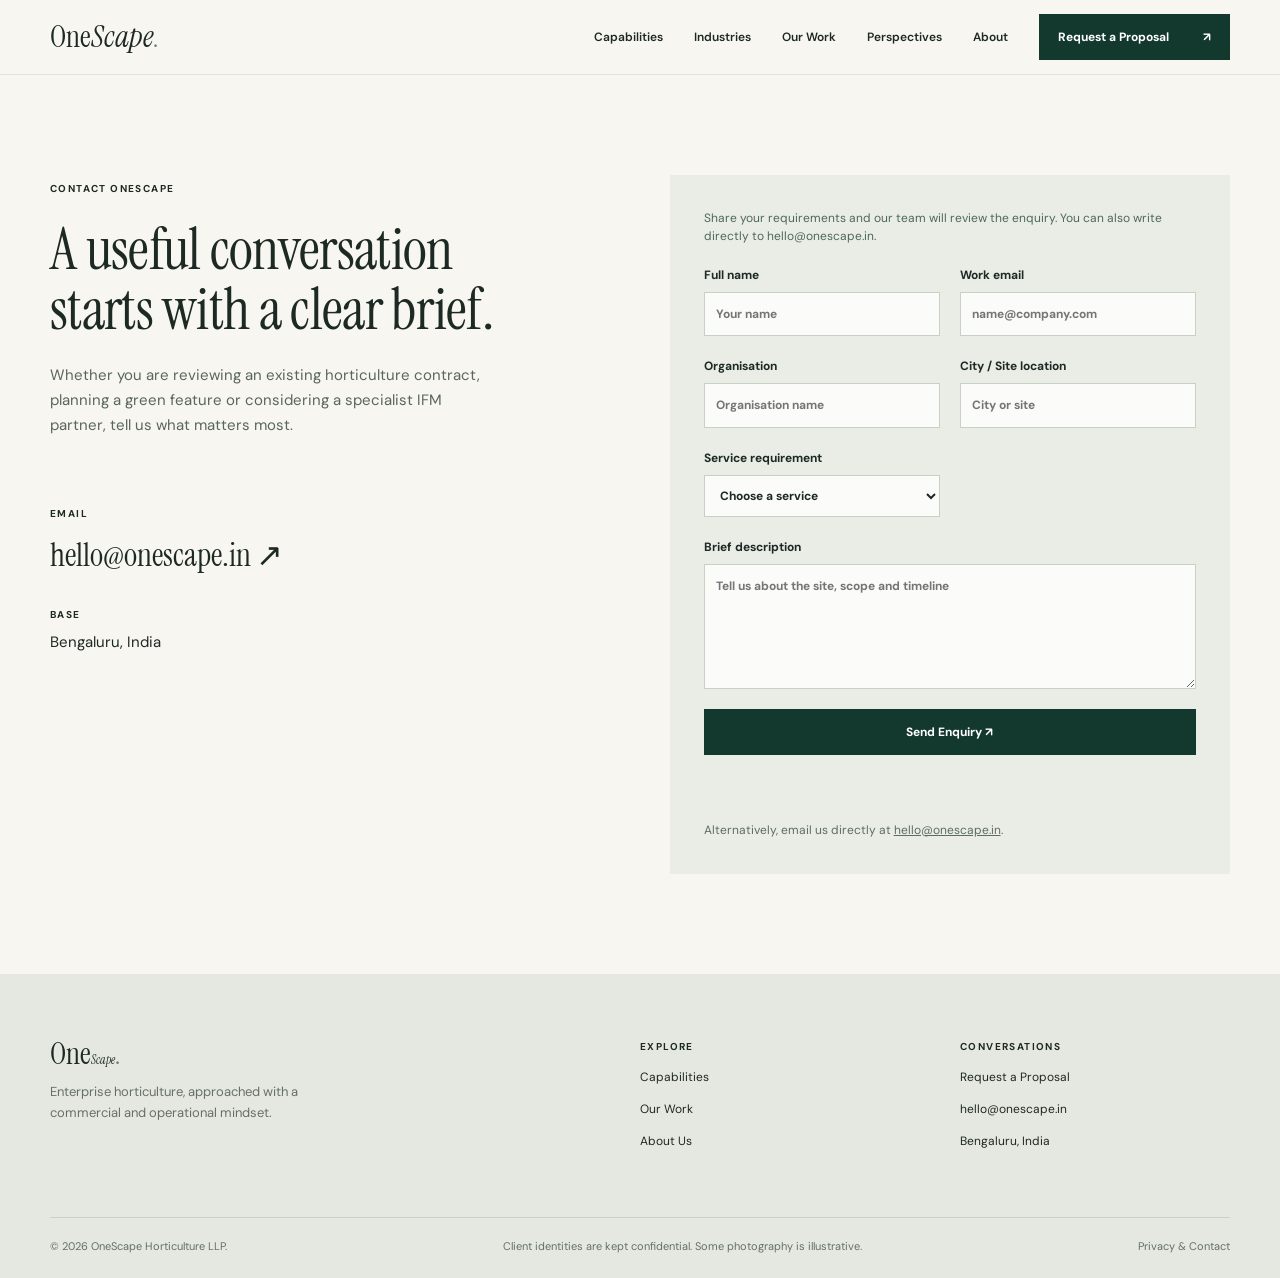
<file: contact.html>
<!doctype html>
<html lang="en">
<head>
<meta charset="utf-8"/><meta name="viewport" content="width=device-width,initial-scale=1"/>
<meta name="theme-color" content="#f6f5f0"/><meta name="description" content="Contact OneScape in Bengaluru about plant rental, maintenance, commercial landscape delivery and IFM partnerships."/>
<title>Contact &amp; Enquiries | OneScape</title><link rel="icon" href="assets/icon.svg" type="image/svg+xml"/>
<link rel="stylesheet" href="assets/style.css"/>

<link rel="canonical" href="https://onescape.in/contact.html"/>
<meta property="og:type" content="website"/>
<meta property="og:site_name" content="OneScape"/>
<meta property="og:title" content="Contact &amp; Enquiries | OneScape"/>
<meta property="og:description" content="Contact OneScape in Bengaluru about plant rental, maintenance, commercial landscape delivery and IFM partnerships."/>
<meta property="og:url" content="https://onescape.in/contact.html"/>
</head>
<body>
<a class="skip" href="#main">Skip to content</a>
<header class="header" id="header"><div class="shell navshell">
<a href="index.html" class="logo" aria-label="OneScape home">One<span>Scape</span><i>.</i></a>
<button class="menutoggle" aria-label="Toggle navigation" aria-expanded="false" aria-controls="mainmenu"><span></span><span></span></button>
<nav id="mainmenu" class="navlinks" aria-label="Main navigation">
<a href="capabilities.html">Capabilities</a>
<a href="capabilities.html#industries">Industries</a>
<a href="our-work.html">Our Work</a>
<a href="our-work.html#perspectives">Perspectives</a>
<a href="about.html">About</a>
<a class="navcta" href="contact.html">Request a Proposal <span aria-hidden="true">↗</span></a>
</nav></div></header>
<main id="main"><section class="shell contacthero"><div><span class="micro">CONTACT ONESCAPE</span><h1>A useful conversation starts with a clear brief.</h1><p>Whether you are reviewing an existing horticulture contract, planning a green feature or considering a specialist IFM partner, tell us what matters most.</p><div class="contactline"><span class="micro">EMAIL</span><a href="mailto:hello@onescape.in">hello@onescape.in ↗</a><span class="micro">BASE</span><span>Bengaluru, India</span></div></div><form id="enquiry-form" class="contact-form" method="POST" action="https://formspree.io/f/mayvlqze" accept-charset="UTF-8"><div class="form-notice">Share your requirements and our team will review the enquiry. You can also write directly to <a href="mailto:hello@onescape.in">hello@onescape.in</a>.</div><input type="hidden" name="_subject" value="New enquiry from OneScape website"/><label>Full name <input name="name" required autocomplete="name" placeholder="Your name"/></label><label>Work email <input name="email" type="email" required autocomplete="email" placeholder="name@company.com"/></label><label>Organisation <input name="company" required placeholder="Organisation name"/></label><label>City / Site location <input name="city" required placeholder="City or site"/></label><label>Service requirement <select name="service" required><option value="">Choose a service</option><option>Enterprise plant rental</option><option>Horticulture maintenance / AMC</option><option>Landscape development</option><option>Vertical gardens</option><option>IFM partnership / multi-site</option><option>Other enquiry</option></select></label><label>Brief description <textarea name="details" rows="5" placeholder="Tell us about the site, scope and timeline"></textarea></label><button type="submit" class="button dark">Send Enquiry ↗</button><p id="form-status" class="form-status" aria-live="polite" role="status"></p><p class="formfoot">Alternatively, email us directly at <a href="mailto:hello@onescape.in">hello@onescape.in</a>.</p></form></section></main>
<footer class="footer"><div class="shell footer-grid"><div><a href="index.html" class="logo footlogo">One<span>Scape</span><i>.</i></a><p>Enterprise horticulture, approached with a commercial and operational mindset.</p></div>
<div><span class="micro">EXPLORE</span><a href="capabilities.html">Capabilities</a><a href="our-work.html">Our Work</a><a href="about.html">About Us</a></div>
<div><span class="micro">CONVERSATIONS</span><a href="contact.html">Request a Proposal</a><a href="mailto:hello@onescape.in">hello@onescape.in</a><span>Bengaluru, India</span></div></div>
<div class="shell fineprint"><span>© <span id="year">2026</span> OneScape Horticulture LLP.</span><span>Client identities are kept confidential. Some photography is illustrative.</span><a href="privacy.html">Privacy & Contact</a></div></footer>
<script defer src="assets/site.js"></script></body></html>
</file>
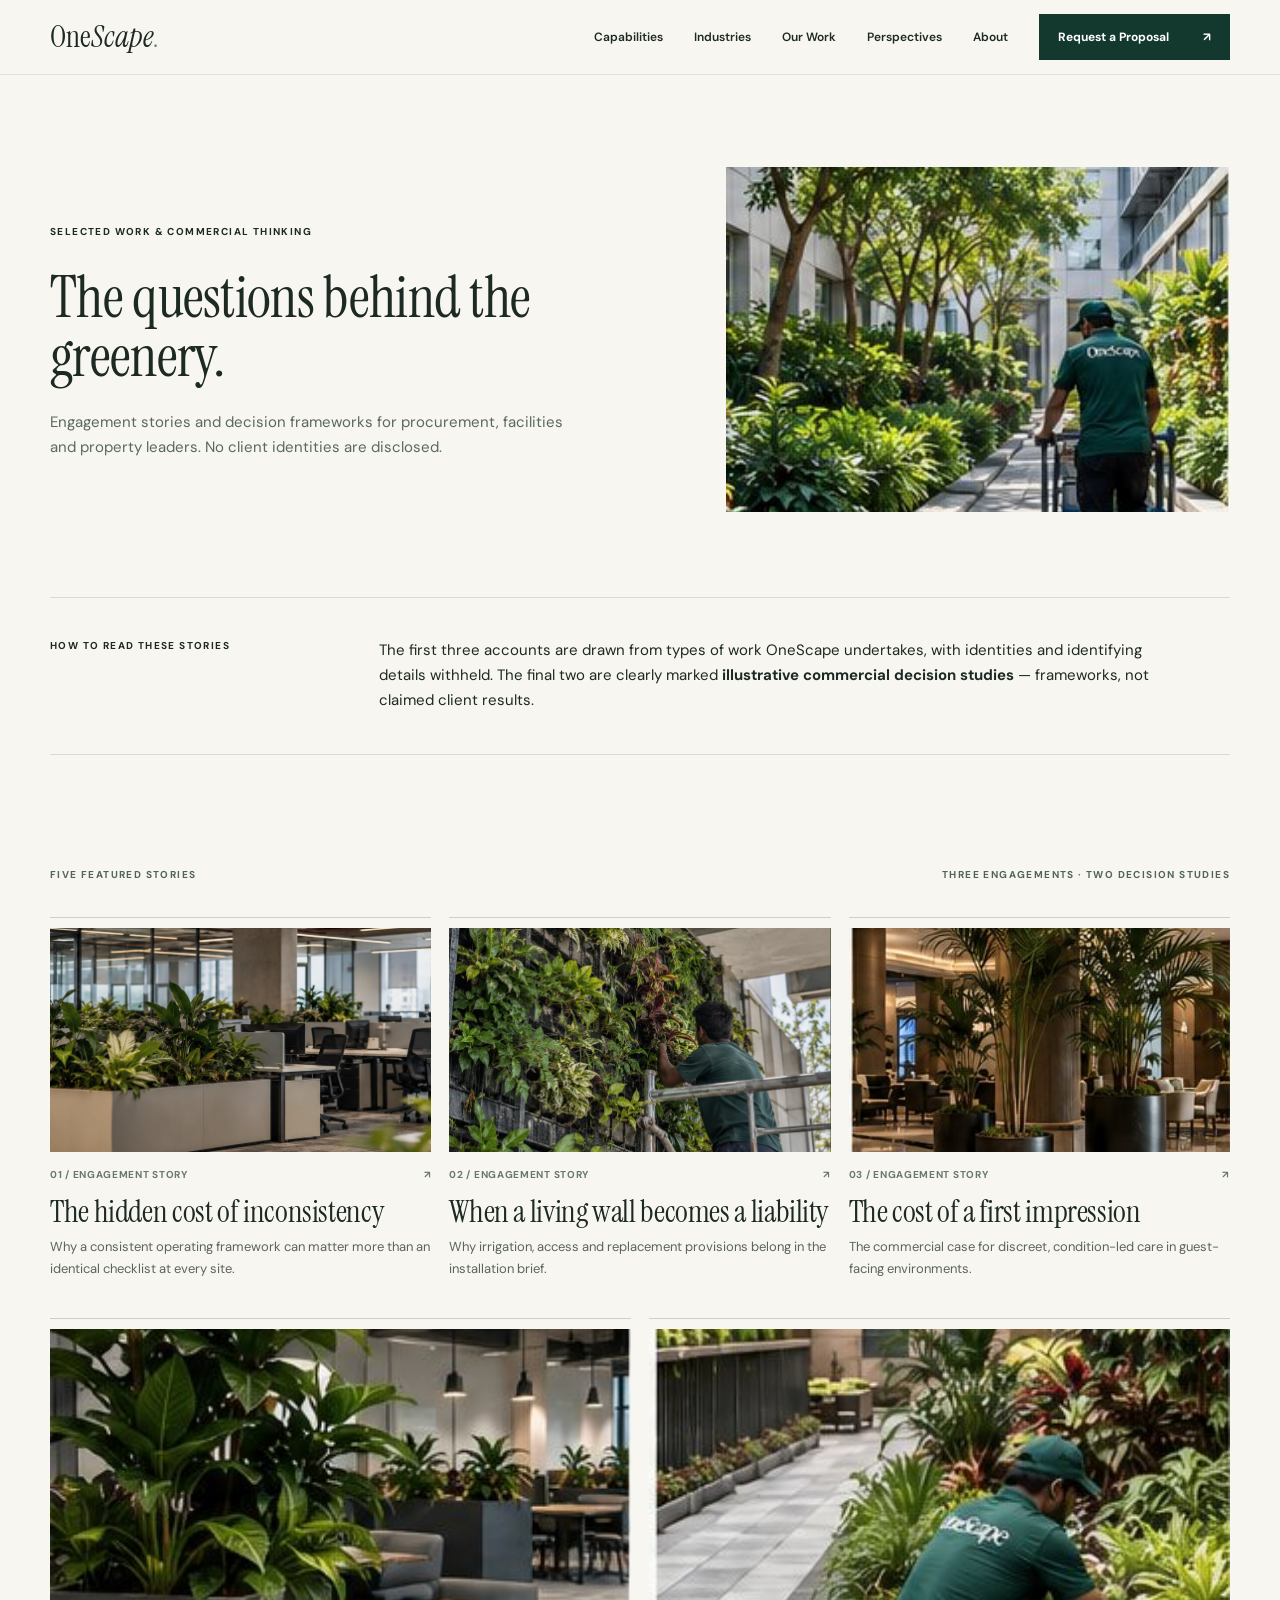
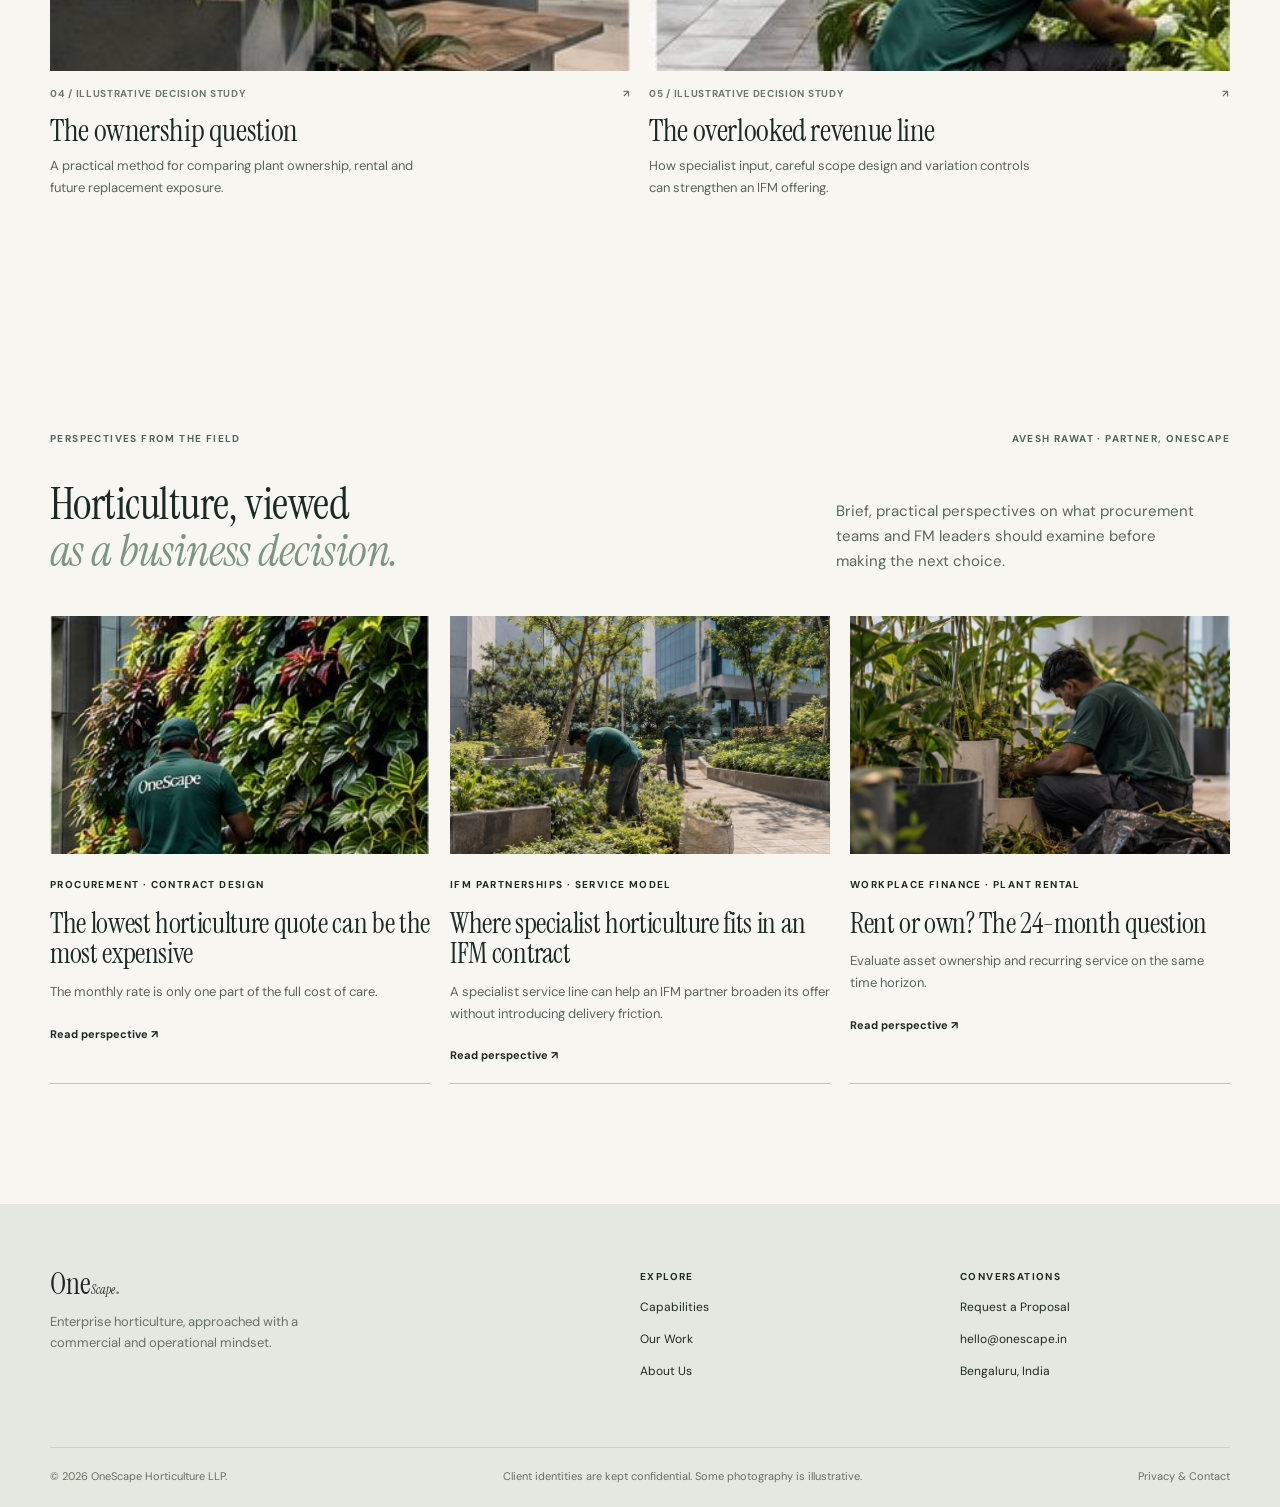
<file: our-work.html>
<!doctype html>
<html lang="en">
<head>
<meta charset="utf-8"/><meta name="viewport" content="width=device-width,initial-scale=1"/>
<meta name="theme-color" content="#f6f5f0"/><meta name="description" content="Five stories on the business of enterprise horticulture: anonymised engagements and clearly labelled decision frameworks."/>
<title>Our Work &amp; Perspectives | OneScape</title><link rel="icon" href="assets/icon.svg" type="image/svg+xml"/>
<link rel="stylesheet" href="assets/style.css"/>

<link rel="canonical" href="https://onescape.in/our-work.html"/>
<meta property="og:type" content="website"/>
<meta property="og:site_name" content="OneScape"/>
<meta property="og:title" content="Our Work &amp; Perspectives | OneScape"/>
<meta property="og:description" content="Five stories on the business of enterprise horticulture: anonymised engagements and clearly labelled decision frameworks."/>
<meta property="og:url" content="https://onescape.in/our-work.html"/>
</head>
<body>
<a class="skip" href="#main">Skip to content</a>
<header class="header" id="header"><div class="shell navshell">
<a href="index.html" class="logo" aria-label="OneScape home">One<span>Scape</span><i>.</i></a>
<button class="menutoggle" aria-label="Toggle navigation" aria-expanded="false" aria-controls="mainmenu"><span></span><span></span></button>
<nav id="mainmenu" class="navlinks" aria-label="Main navigation">
<a href="capabilities.html">Capabilities</a>
<a href="capabilities.html#industries">Industries</a>
<a href="our-work.html" aria-current="page">Our Work</a>
<a href="our-work.html#perspectives">Perspectives</a>
<a href="about.html">About</a>
<a class="navcta" href="contact.html">Request a Proposal <span aria-hidden="true">↗</span></a>
</nav></div></header>
<main id="main"><section class="pagehero shell reveal on"><div><span class="micro">SELECTED WORK & COMMERCIAL THINKING</span><h1>The questions behind the greenery.</h1><p>Engagement stories and decision frameworks for procurement, facilities and property leaders. No client identities are disclosed.</p></div><img src="assets/walkway.jpg" alt="Illustrative commercial horticulture photography"/></section><section class="shell work-intro"><span class="micro">HOW TO READ THESE STORIES</span><p>The first three accounts are drawn from types of work OneScape undertakes, with identities and identifying details withheld. The final two are clearly marked <strong>illustrative commercial decision studies</strong> — frameworks, not claimed client results.</p></section><section class="shell spacious"><div class="labelrow"><span class="micro">FIVE FEATURED STORIES</span><span class="micro">THREE ENGAGEMENTS · TWO DECISION STUDIES</span></div><div class="stories-grid"><a class="storycard reveal" href="case-studies/multi-site-plant-care.html"><div class="storyimg"><img src="assets/office.jpg" loading="lazy" alt="Illustrative horticulture scene"/></div><div class="storymeta"><span>01 / Engagement story</span><span>↗</span></div><h3>The hidden cost of inconsistency</h3><p>Why a consistent operating framework can matter more than an identical checklist at every site.</p></a><a class="storycard reveal" href="case-studies/living-wall-lifecycle.html"><div class="storyimg"><img src="assets/living-wall.jpg" loading="lazy" alt="Illustrative horticulture scene"/></div><div class="storymeta"><span>02 / Engagement story</span><span>↗</span></div><h3>When a living wall becomes a liability</h3><p>Why irrigation, access and replacement provisions belong in the installation brief.</p></a><a class="storycard reveal" href="case-studies/hospitality-planting.html"><div class="storyimg"><img src="assets/hotel.jpg" loading="lazy" alt="Illustrative horticulture scene"/></div><div class="storymeta"><span>03 / Engagement story</span><span>↗</span></div><h3>The cost of a first impression</h3><p>The commercial case for discreet, condition-led care in guest-facing environments.</p></a><a class="storycard reveal" href="case-studies/rent-or-own.html"><div class="storyimg"><img src="assets/workspace.jpg" loading="lazy" alt="Illustrative horticulture scene"/></div><div class="storymeta"><span>04 / Illustrative decision study</span><span>↗</span></div><h3>The ownership question</h3><p>A practical method for comparing plant ownership, rental and future replacement exposure.</p></a><a class="storycard reveal" href="case-studies/ifm-service-economics.html"><div class="storyimg"><img src="assets/site-care.jpg" loading="lazy" alt="Illustrative horticulture scene"/></div><div class="storymeta"><span>05 / Illustrative decision study</span><span>↗</span></div><h3>The overlooked revenue line</h3><p>How specialist input, careful scope design and variation controls can strengthen an IFM offering.</p></a></div></section><section class="shell insights-section spacious" id="perspectives"><div class="labelrow"><span class="micro">PERSPECTIVES FROM THE FIELD</span><span class="micro">AVESH RAWAT · PARTNER, ONESCAPE</span></div><div class="sectionhead"><h2>Horticulture, viewed<br/><em>as a business decision.</em></h2><p>Brief, practical perspectives on what procurement teams and FM leaders should examine before making the next choice.</p></div><div class="insights-grid"><a class="insight-card reveal" href="insights/lowest-horticulture-quote.html"><img src="assets/wall-detail.jpg" loading="lazy" alt="Illustrative horticulture detail"/><span class="micro">PROCUREMENT · CONTRACT DESIGN</span><h3>The lowest horticulture quote can be the most expensive</h3><p>The monthly rate is only one part of the full cost of care.</p><b>Read perspective ↗</b></a><a class="insight-card reveal" href="insights/horticulture-ifm-value.html"><img src="assets/campus.jpg" loading="lazy" alt="Illustrative horticulture detail"/><span class="micro">IFM PARTNERSHIPS · SERVICE MODEL</span><h3>Where specialist horticulture fits in an IFM contract</h3><p>A specialist service line can help an IFM partner broaden its offer without introducing delivery friction.</p><b>Read perspective ↗</b></a><a class="insight-card reveal" href="insights/plant-rental-vs-purchase.html"><img src="assets/team.jpg" loading="lazy" alt="Illustrative horticulture detail"/><span class="micro">WORKPLACE FINANCE · PLANT RENTAL</span><h3>Rent or own? The 24-month question</h3><p>Evaluate asset ownership and recurring service on the same time horizon.</p><b>Read perspective ↗</b></a></div></section></main>
<footer class="footer"><div class="shell footer-grid"><div><a href="index.html" class="logo footlogo">One<span>Scape</span><i>.</i></a><p>Enterprise horticulture, approached with a commercial and operational mindset.</p></div>
<div><span class="micro">EXPLORE</span><a href="capabilities.html">Capabilities</a><a href="our-work.html">Our Work</a><a href="about.html">About Us</a></div>
<div><span class="micro">CONVERSATIONS</span><a href="contact.html">Request a Proposal</a><a href="mailto:hello@onescape.in">hello@onescape.in</a><span>Bengaluru, India</span></div></div>
<div class="shell fineprint"><span>© <span id="year">2026</span> OneScape Horticulture LLP.</span><span>Client identities are kept confidential. Some photography is illustrative.</span><a href="privacy.html">Privacy & Contact</a></div></footer>
<script defer src="assets/site.js"></script></body></html>
</file>
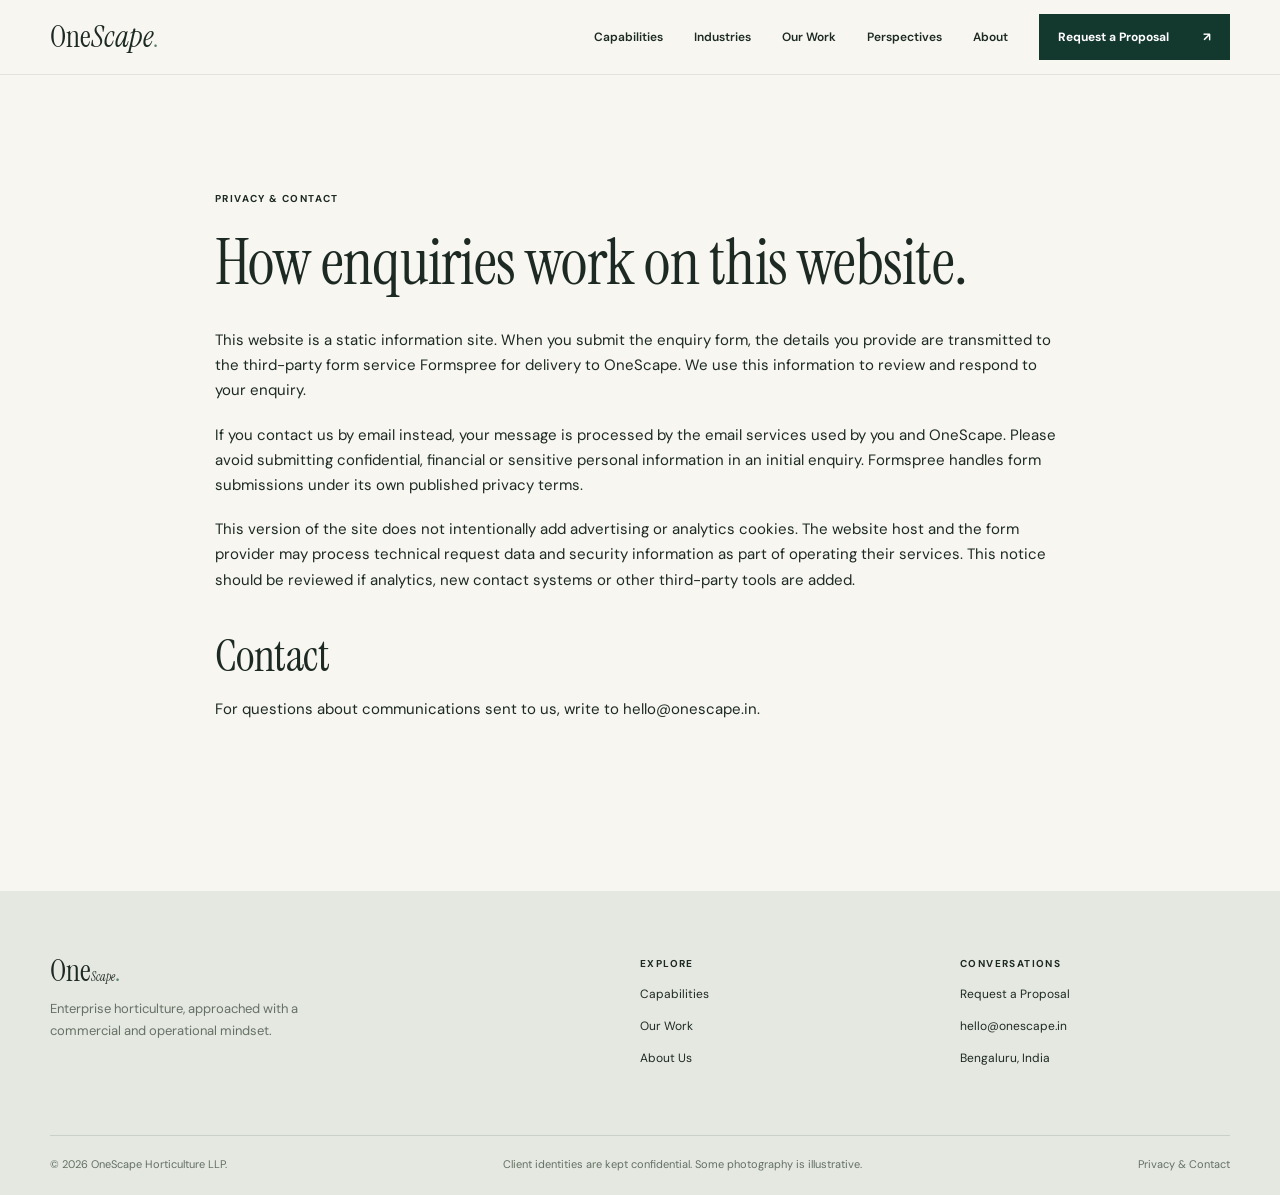
<file: privacy.html>
<!doctype html>
<html lang="en">
<head>
<meta charset="utf-8"/><meta name="viewport" content="width=device-width,initial-scale=1"/>
<meta name="theme-color" content="#f6f5f0"/><meta name="description" content="How contact enquiries on the OneScape static website are handled."/>
<title>Privacy &amp; Contact | OneScape</title><link rel="icon" href="assets/icon.svg" type="image/svg+xml"/>
<link rel="stylesheet" href="assets/style.css"/>

<link rel="canonical" href="https://onescape.in/privacy.html"/>
<meta property="og:type" content="website"/>
<meta property="og:site_name" content="OneScape"/>
<meta property="og:title" content="Privacy &amp; Contact | OneScape"/>
<meta property="og:description" content="How contact enquiries on the OneScape static website are handled."/>
<meta property="og:url" content="https://onescape.in/privacy.html"/>
</head>
<body>
<a class="skip" href="#main">Skip to content</a>
<header class="header" id="header"><div class="shell navshell">
<a href="index.html" class="logo" aria-label="OneScape home">One<span>Scape</span><i>.</i></a>
<button class="menutoggle" aria-label="Toggle navigation" aria-expanded="false" aria-controls="mainmenu"><span></span><span></span></button>
<nav id="mainmenu" class="navlinks" aria-label="Main navigation">
<a href="capabilities.html">Capabilities</a>
<a href="capabilities.html#industries">Industries</a>
<a href="our-work.html">Our Work</a>
<a href="our-work.html#perspectives">Perspectives</a>
<a href="about.html">About</a>
<a class="navcta" href="contact.html">Request a Proposal <span aria-hidden="true">↗</span></a>
</nav></div></header>
<main id="main"><section class="shell privacy"><span class="micro">PRIVACY & CONTACT</span><h1>How enquiries work on this website.</h1><p>This website is a static information site. When you submit the enquiry form, the details you provide are transmitted to the third-party form service Formspree for delivery to OneScape. We use this information to review and respond to your enquiry.</p><p>If you contact us by email instead, your message is processed by the email services used by you and OneScape. Please avoid submitting confidential, financial or sensitive personal information in an initial enquiry. Formspree handles form submissions under its own published privacy terms.</p><p>This version of the site does not intentionally add advertising or analytics cookies. The website host and the form provider may process technical request data and security information as part of operating their services. This notice should be reviewed if analytics, new contact systems or other third-party tools are added.</p><h2>Contact</h2><p>For questions about communications sent to us, write to <a href="mailto:hello@onescape.in">hello@onescape.in</a>.</p></section></main>
<footer class="footer"><div class="shell footer-grid"><div><a href="index.html" class="logo footlogo">One<span>Scape</span><i>.</i></a><p>Enterprise horticulture, approached with a commercial and operational mindset.</p></div>
<div><span class="micro">EXPLORE</span><a href="capabilities.html">Capabilities</a><a href="our-work.html">Our Work</a><a href="about.html">About Us</a></div>
<div><span class="micro">CONVERSATIONS</span><a href="contact.html">Request a Proposal</a><a href="mailto:hello@onescape.in">hello@onescape.in</a><span>Bengaluru, India</span></div></div>
<div class="shell fineprint"><span>© <span id="year">2026</span> OneScape Horticulture LLP.</span><span>Client identities are kept confidential. Some photography is illustrative.</span><a href="privacy.html">Privacy & Contact</a></div></footer>
<script defer src="assets/site.js"></script></body></html>
</file>
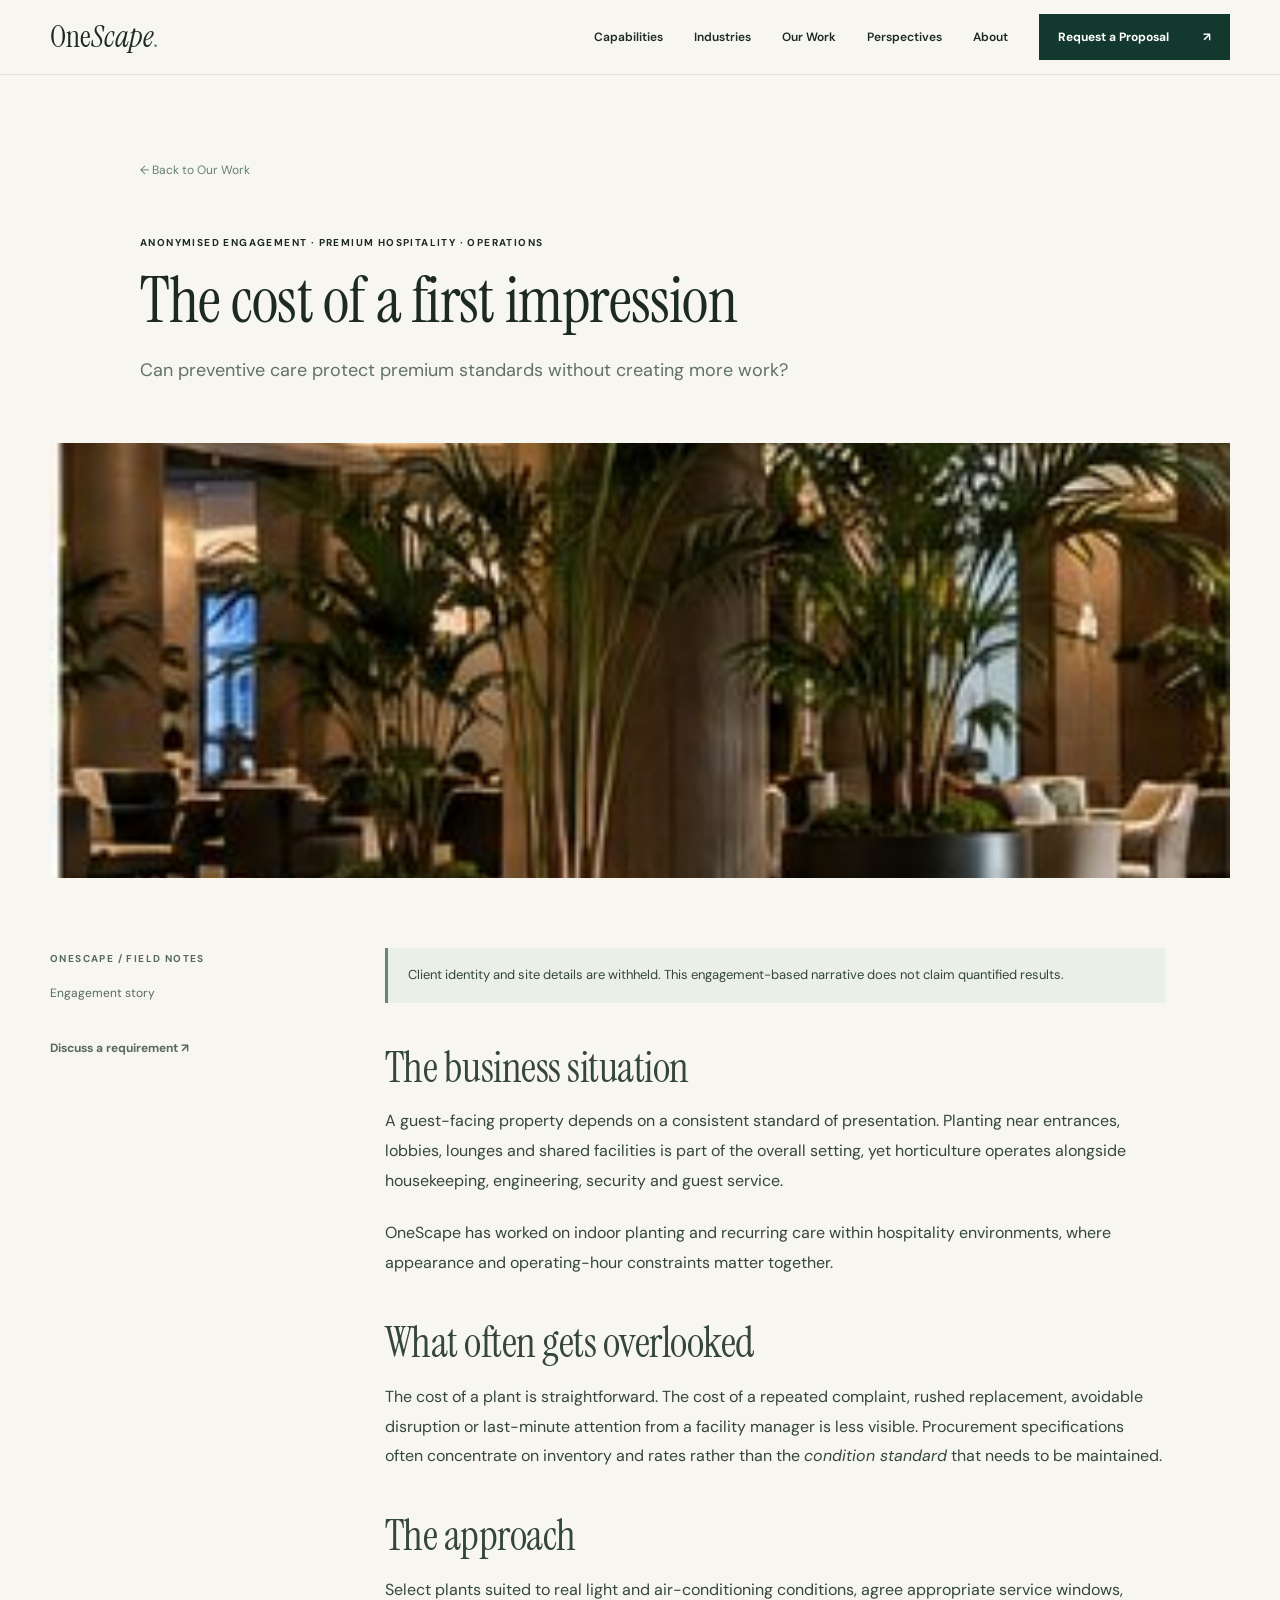
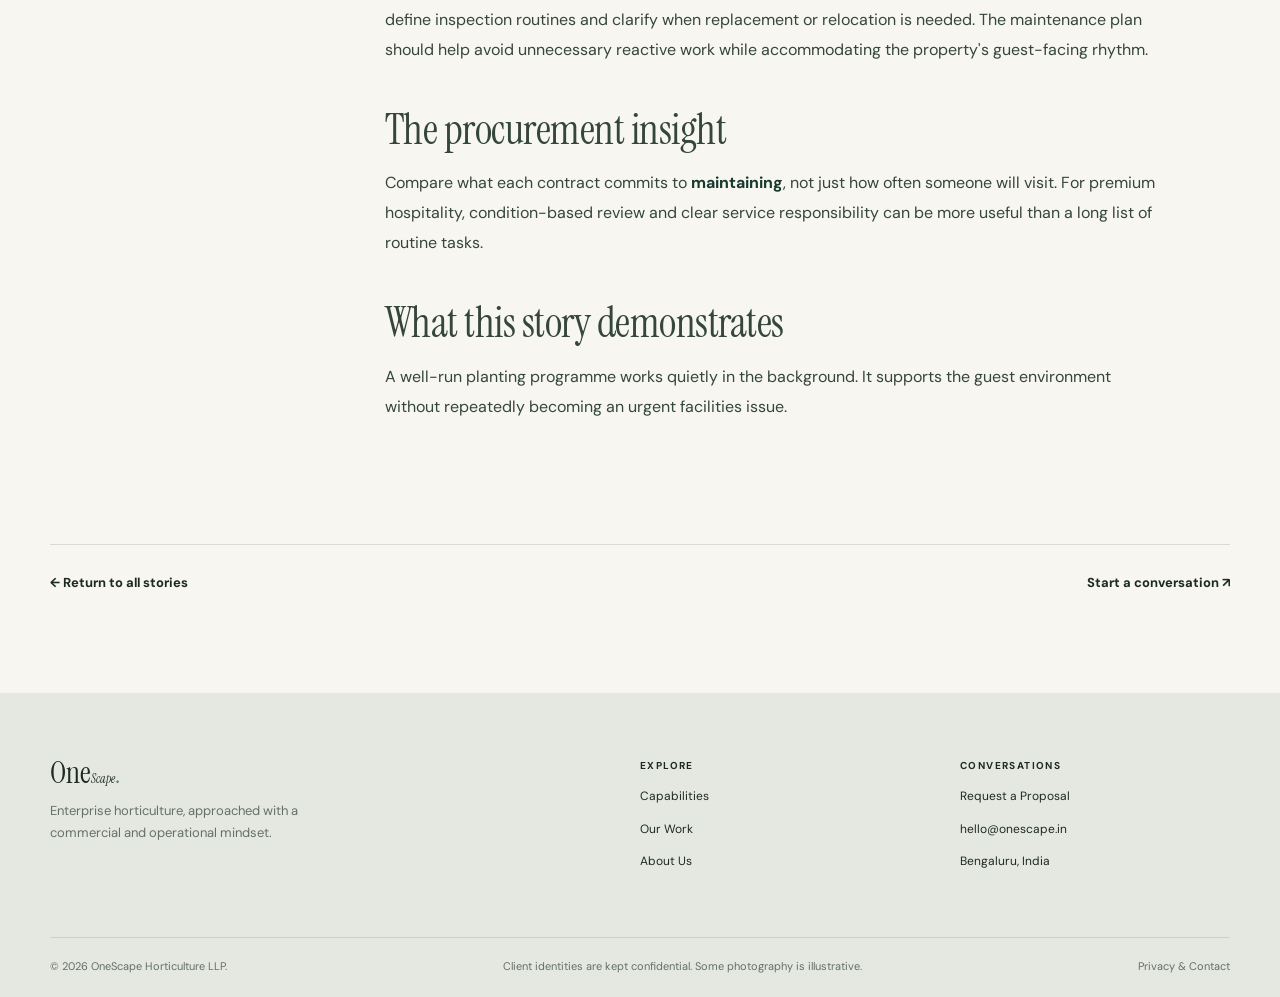
<file: case-studies/hospitality-planting.html>
<!doctype html>
<html lang="en">
<head>
<meta charset="utf-8"/><meta name="viewport" content="width=device-width,initial-scale=1"/>
<meta name="theme-color" content="#f6f5f0"/><meta name="description" content="The commercial case for discreet, condition-led care in guest-facing environments."/>
<title>The cost of a first impression | OneScape</title><link rel="icon" href="../assets/icon.svg" type="image/svg+xml"/>
<link rel="stylesheet" href="../assets/style.css"/>

<link rel="canonical" href="https://onescape.in/case-studies/hospitality-planting.html"/>
<meta property="og:type" content="website"/>
<meta property="og:site_name" content="OneScape"/>
<meta property="og:title" content="The cost of a first impression | OneScape"/>
<meta property="og:description" content="The commercial case for discreet, condition-led care in guest-facing environments."/>
<meta property="og:url" content="https://onescape.in/case-studies/hospitality-planting.html"/>
</head>
<body>
<a class="skip" href="#main">Skip to content</a>
<header class="header" id="header"><div class="shell navshell">
<a href="../index.html" class="logo" aria-label="OneScape home">One<span>Scape</span><i>.</i></a>
<button class="menutoggle" aria-label="Toggle navigation" aria-expanded="false" aria-controls="mainmenu"><span></span><span></span></button>
<nav id="mainmenu" class="navlinks" aria-label="Main navigation">
<a href="../capabilities.html">Capabilities</a>
<a href="../capabilities.html#industries">Industries</a>
<a href="../our-work.html" aria-current="page">Our Work</a>
<a href="../our-work.html#perspectives">Perspectives</a>
<a href="../about.html">About</a>
<a class="navcta" href="../contact.html">Request a Proposal <span aria-hidden="true">↗</span></a>
</nav></div></header>
<main id="main"><div class="articlehead shell"><a class="backlink" href="../our-work.html">← Back to Our Work</a><span class="micro">ANONYMISED ENGAGEMENT · PREMIUM HOSPITALITY · OPERATIONS</span><h1>The cost of a first impression</h1><p class="deck">Can preventive care protect premium standards without creating more work?</p></div><div class="articleimage shell"><img src="../assets/hotel.jpg" alt="Illustrative horticulture scene; not a documentary image of a named client"/></div><div class="shell article-layout"><aside><span class="micro">ONESCAPE / FIELD NOTES</span><p>Engagement story</p><a href="../contact.html">Discuss a requirement ↗</a></aside><article class="article-body"><div class="study-note">Client identity and site details are withheld. This engagement-based narrative does not claim quantified results.</div><h1>The cost of a first impression.</h1>
<h2>The business situation</h2>
<p>A guest-facing property depends on a consistent standard of presentation. Planting near entrances, lobbies, lounges and shared facilities is part of the overall setting, yet horticulture operates alongside housekeeping, engineering, security and guest service.</p>
<p>OneScape has worked on indoor planting and recurring care within hospitality environments, where appearance and operating-hour constraints matter together.</p>
<h2>What often gets overlooked</h2>
<p>The cost of a plant is straightforward. The cost of a repeated complaint, rushed replacement, avoidable disruption or last-minute attention from a facility manager is less visible. Procurement specifications often concentrate on inventory and rates rather than the <em>condition standard</em> that needs to be maintained.</p>
<h2>The approach</h2>
<p>Select plants suited to real light and air-conditioning conditions, agree appropriate service windows, define inspection routines and clarify when replacement or relocation is needed. The maintenance plan should help avoid unnecessary reactive work while accommodating the property's guest-facing rhythm.</p>
<h2>The procurement insight</h2>
<p>Compare what each contract commits to <strong>maintaining</strong>, not just how often someone will visit. For premium hospitality, condition-based review and clear service responsibility can be more useful than a long list of routine tasks.</p>
<h2>What this story demonstrates</h2>
<p>A well-run planting programme works quietly in the background. It supports the guest environment without repeatedly becoming an urgent facilities issue.</p>
</article></div><div class="shell article-bottom"><a href="../our-work.html">← Return to all stories</a><a href="../contact.html">Start a conversation ↗</a></div></main>
<footer class="footer"><div class="shell footer-grid"><div><a href="../index.html" class="logo footlogo">One<span>Scape</span><i>.</i></a><p>Enterprise horticulture, approached with a commercial and operational mindset.</p></div>
<div><span class="micro">EXPLORE</span><a href="../capabilities.html">Capabilities</a><a href="../our-work.html">Our Work</a><a href="../about.html">About Us</a></div>
<div><span class="micro">CONVERSATIONS</span><a href="../contact.html">Request a Proposal</a><a href="mailto:hello@onescape.in">hello@onescape.in</a><span>Bengaluru, India</span></div></div>
<div class="shell fineprint"><span>© <span id="year">2026</span> OneScape Horticulture LLP.</span><span>Client identities are kept confidential. Some photography is illustrative.</span><a href="../privacy.html">Privacy & Contact</a></div></footer>
<script defer src="../assets/site.js"></script></body></html>
</file>
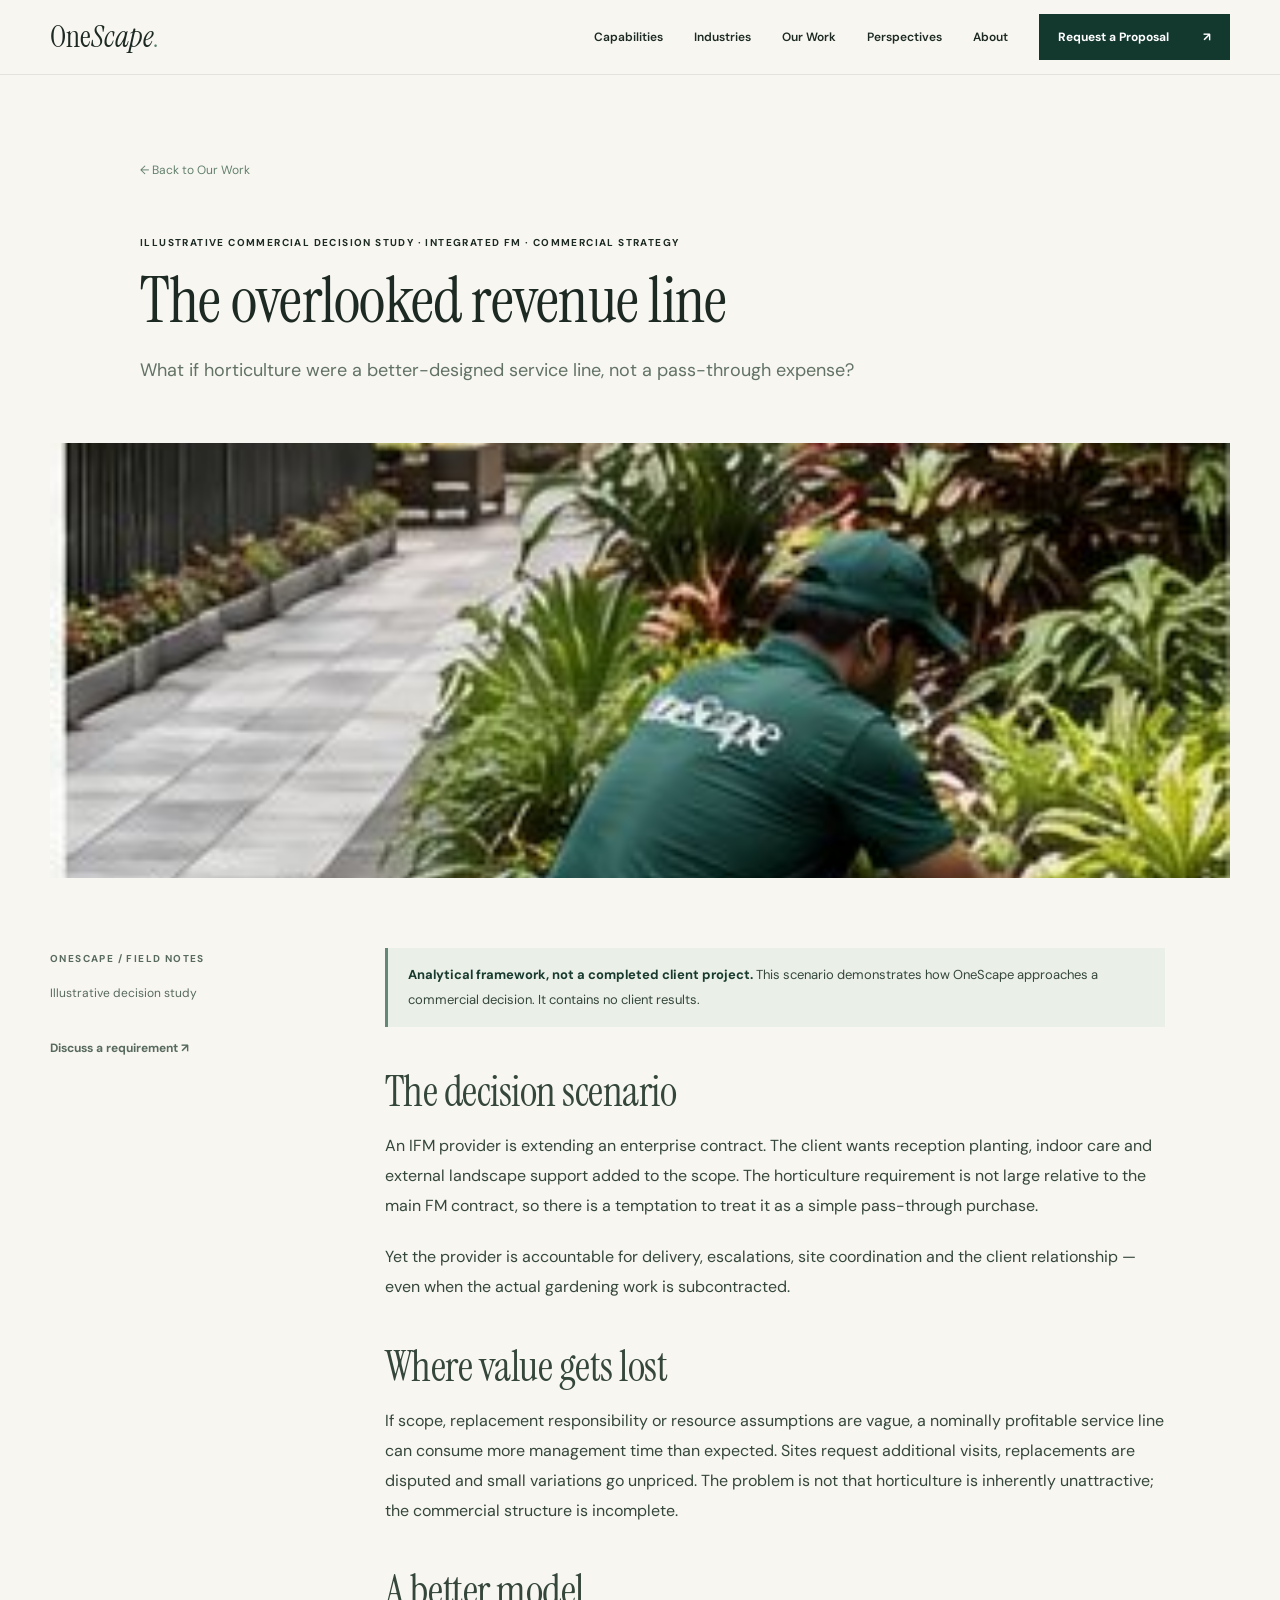
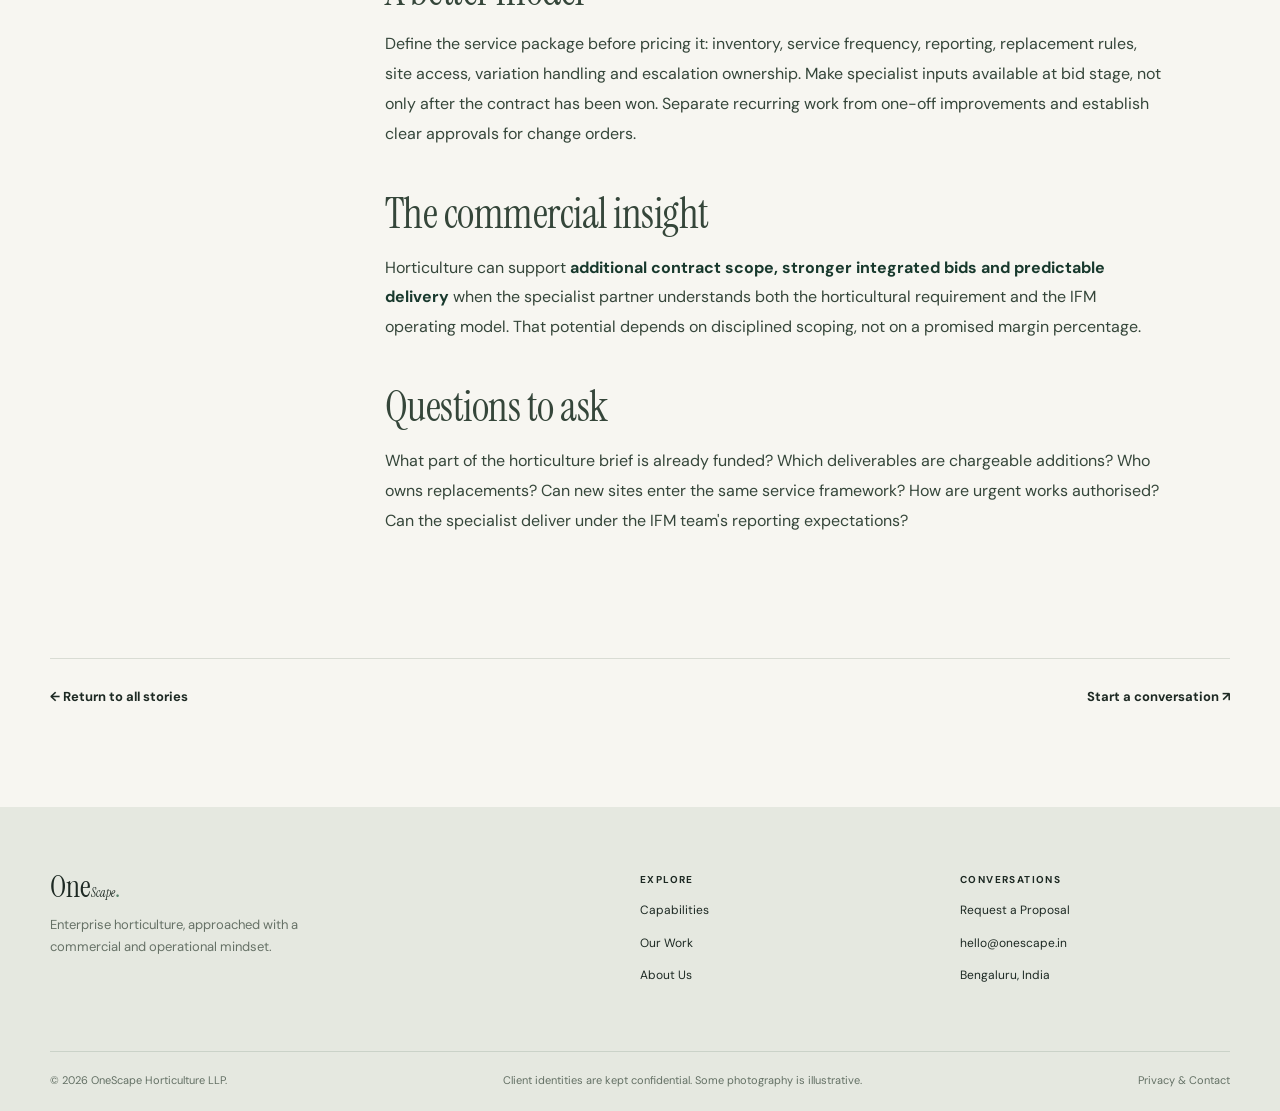
<file: case-studies/ifm-service-economics.html>
<!doctype html>
<html lang="en">
<head>
<meta charset="utf-8"/><meta name="viewport" content="width=device-width,initial-scale=1"/>
<meta name="theme-color" content="#f6f5f0"/><meta name="description" content="How specialist input, careful scope design and variation controls can strengthen an IFM offering."/>
<title>The overlooked revenue line | OneScape</title><link rel="icon" href="../assets/icon.svg" type="image/svg+xml"/>
<link rel="stylesheet" href="../assets/style.css"/>

<link rel="canonical" href="https://onescape.in/case-studies/ifm-service-economics.html"/>
<meta property="og:type" content="website"/>
<meta property="og:site_name" content="OneScape"/>
<meta property="og:title" content="The overlooked revenue line | OneScape"/>
<meta property="og:description" content="How specialist input, careful scope design and variation controls can strengthen an IFM offering."/>
<meta property="og:url" content="https://onescape.in/case-studies/ifm-service-economics.html"/>
</head>
<body>
<a class="skip" href="#main">Skip to content</a>
<header class="header" id="header"><div class="shell navshell">
<a href="../index.html" class="logo" aria-label="OneScape home">One<span>Scape</span><i>.</i></a>
<button class="menutoggle" aria-label="Toggle navigation" aria-expanded="false" aria-controls="mainmenu"><span></span><span></span></button>
<nav id="mainmenu" class="navlinks" aria-label="Main navigation">
<a href="../capabilities.html">Capabilities</a>
<a href="../capabilities.html#industries">Industries</a>
<a href="../our-work.html" aria-current="page">Our Work</a>
<a href="../our-work.html#perspectives">Perspectives</a>
<a href="../about.html">About</a>
<a class="navcta" href="../contact.html">Request a Proposal <span aria-hidden="true">↗</span></a>
</nav></div></header>
<main id="main"><div class="articlehead shell"><a class="backlink" href="../our-work.html">← Back to Our Work</a><span class="micro">ILLUSTRATIVE COMMERCIAL DECISION STUDY · INTEGRATED FM · COMMERCIAL STRATEGY</span><h1>The overlooked revenue line</h1><p class="deck">What if horticulture were a better-designed service line, not a pass-through expense?</p></div><div class="articleimage shell"><img src="../assets/site-care.jpg" alt="Illustrative horticulture scene; not a documentary image of a named client"/></div><div class="shell article-layout"><aside><span class="micro">ONESCAPE / FIELD NOTES</span><p>Illustrative decision study</p><a href="../contact.html">Discuss a requirement ↗</a></aside><article class="article-body"><div class="study-note"><strong>Analytical framework, not a completed client project.</strong> This scenario demonstrates how OneScape approaches a commercial decision. It contains no client results.</div><h1>The overlooked revenue line.</h1>
<h2>The decision scenario</h2>
<p>An IFM provider is extending an enterprise contract. The client wants reception planting, indoor care and external landscape support added to the scope. The horticulture requirement is not large relative to the main FM contract, so there is a temptation to treat it as a simple pass-through purchase.</p>
<p>Yet the provider is accountable for delivery, escalations, site coordination and the client relationship — even when the actual gardening work is subcontracted.</p>
<h2>Where value gets lost</h2>
<p>If scope, replacement responsibility or resource assumptions are vague, a nominally profitable service line can consume more management time than expected. Sites request additional visits, replacements are disputed and small variations go unpriced. The problem is not that horticulture is inherently unattractive; the commercial structure is incomplete.</p>
<h2>A better model</h2>
<p>Define the service package before pricing it: inventory, service frequency, reporting, replacement rules, site access, variation handling and escalation ownership. Make specialist inputs available at bid stage, not only after the contract has been won. Separate recurring work from one-off improvements and establish clear approvals for change orders.</p>
<h2>The commercial insight</h2>
<p>Horticulture can support <strong>additional contract scope, stronger integrated bids and predictable delivery</strong> when the specialist partner understands both the horticultural requirement and the IFM operating model. That potential depends on disciplined scoping, not on a promised margin percentage.</p>
<h2>Questions to ask</h2>
<p>What part of the horticulture brief is already funded? Which deliverables are chargeable additions? Who owns replacements? Can new sites enter the same service framework? How are urgent works authorised? Can the specialist deliver under the IFM team's reporting expectations?</p>
</article></div><div class="shell article-bottom"><a href="../our-work.html">← Return to all stories</a><a href="../contact.html">Start a conversation ↗</a></div></main>
<footer class="footer"><div class="shell footer-grid"><div><a href="../index.html" class="logo footlogo">One<span>Scape</span><i>.</i></a><p>Enterprise horticulture, approached with a commercial and operational mindset.</p></div>
<div><span class="micro">EXPLORE</span><a href="../capabilities.html">Capabilities</a><a href="../our-work.html">Our Work</a><a href="../about.html">About Us</a></div>
<div><span class="micro">CONVERSATIONS</span><a href="../contact.html">Request a Proposal</a><a href="mailto:hello@onescape.in">hello@onescape.in</a><span>Bengaluru, India</span></div></div>
<div class="shell fineprint"><span>© <span id="year">2026</span> OneScape Horticulture LLP.</span><span>Client identities are kept confidential. Some photography is illustrative.</span><a href="../privacy.html">Privacy & Contact</a></div></footer>
<script defer src="../assets/site.js"></script></body></html>
</file>
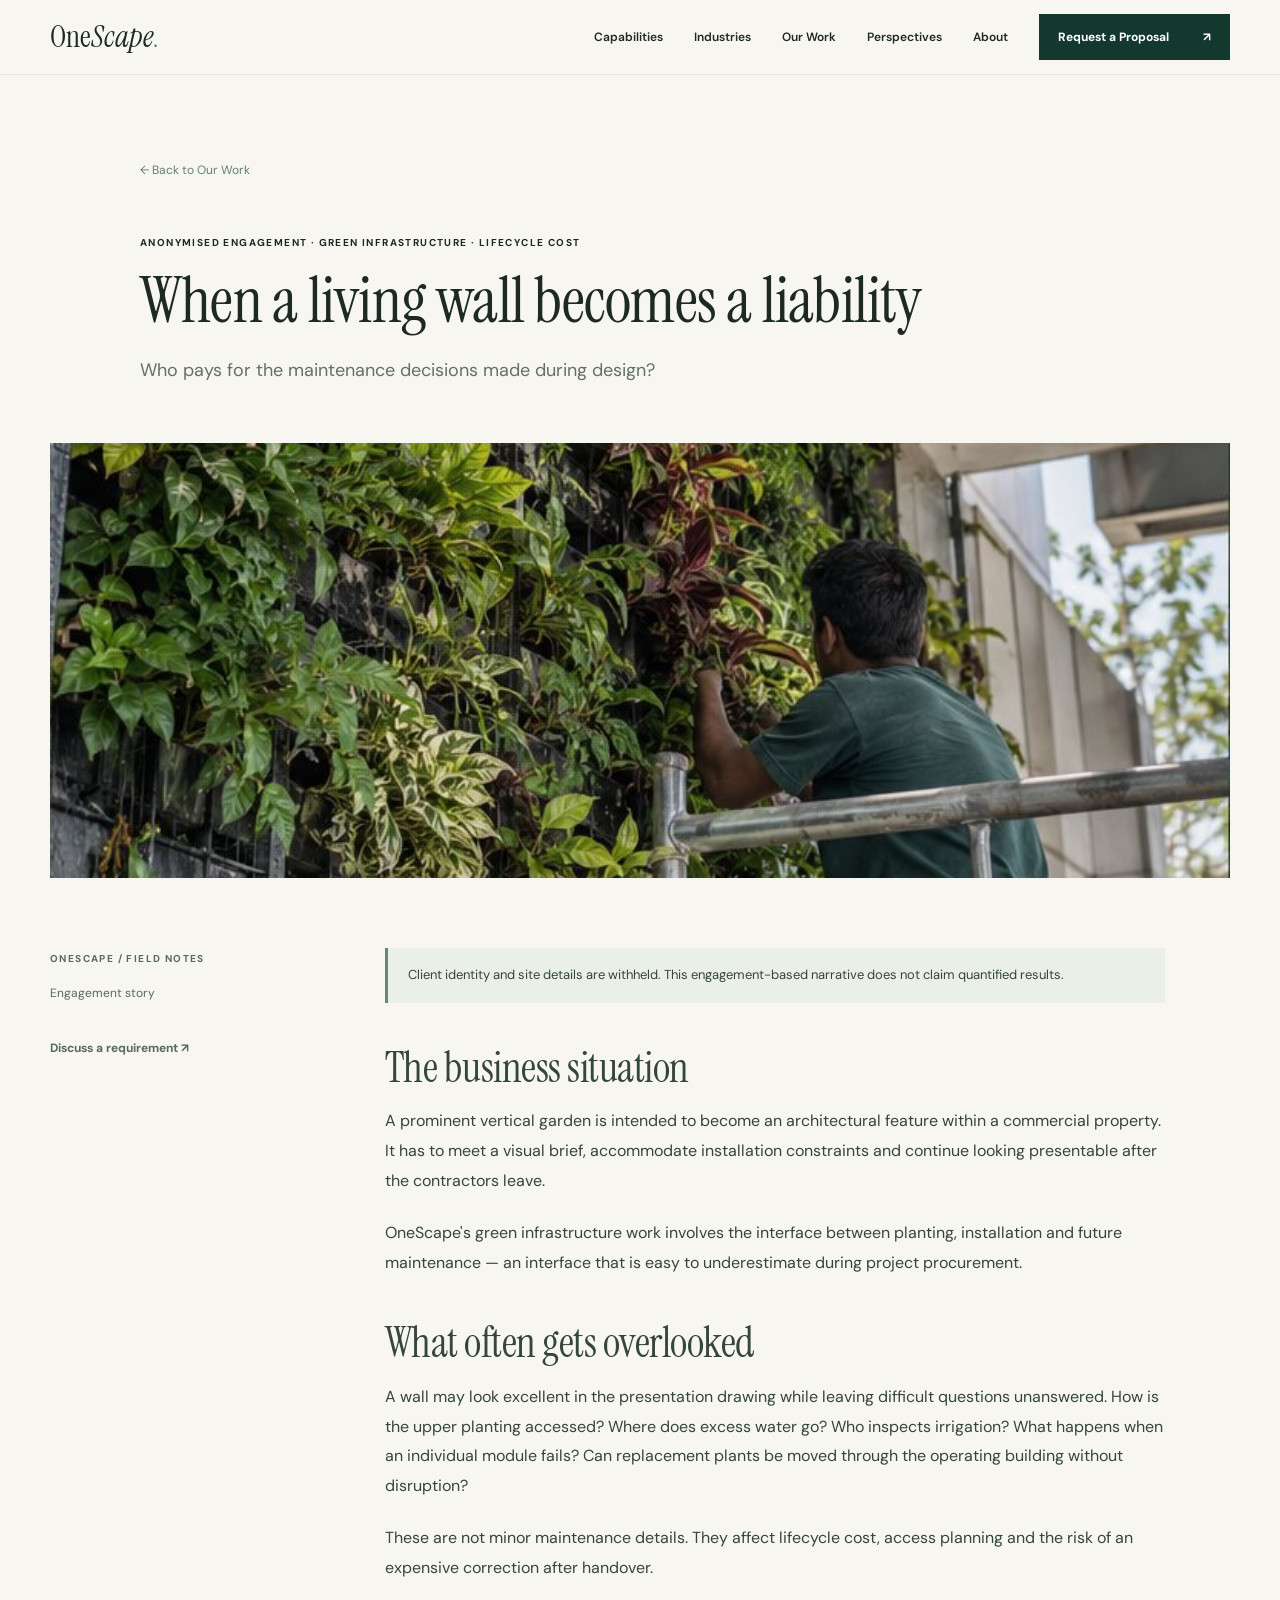
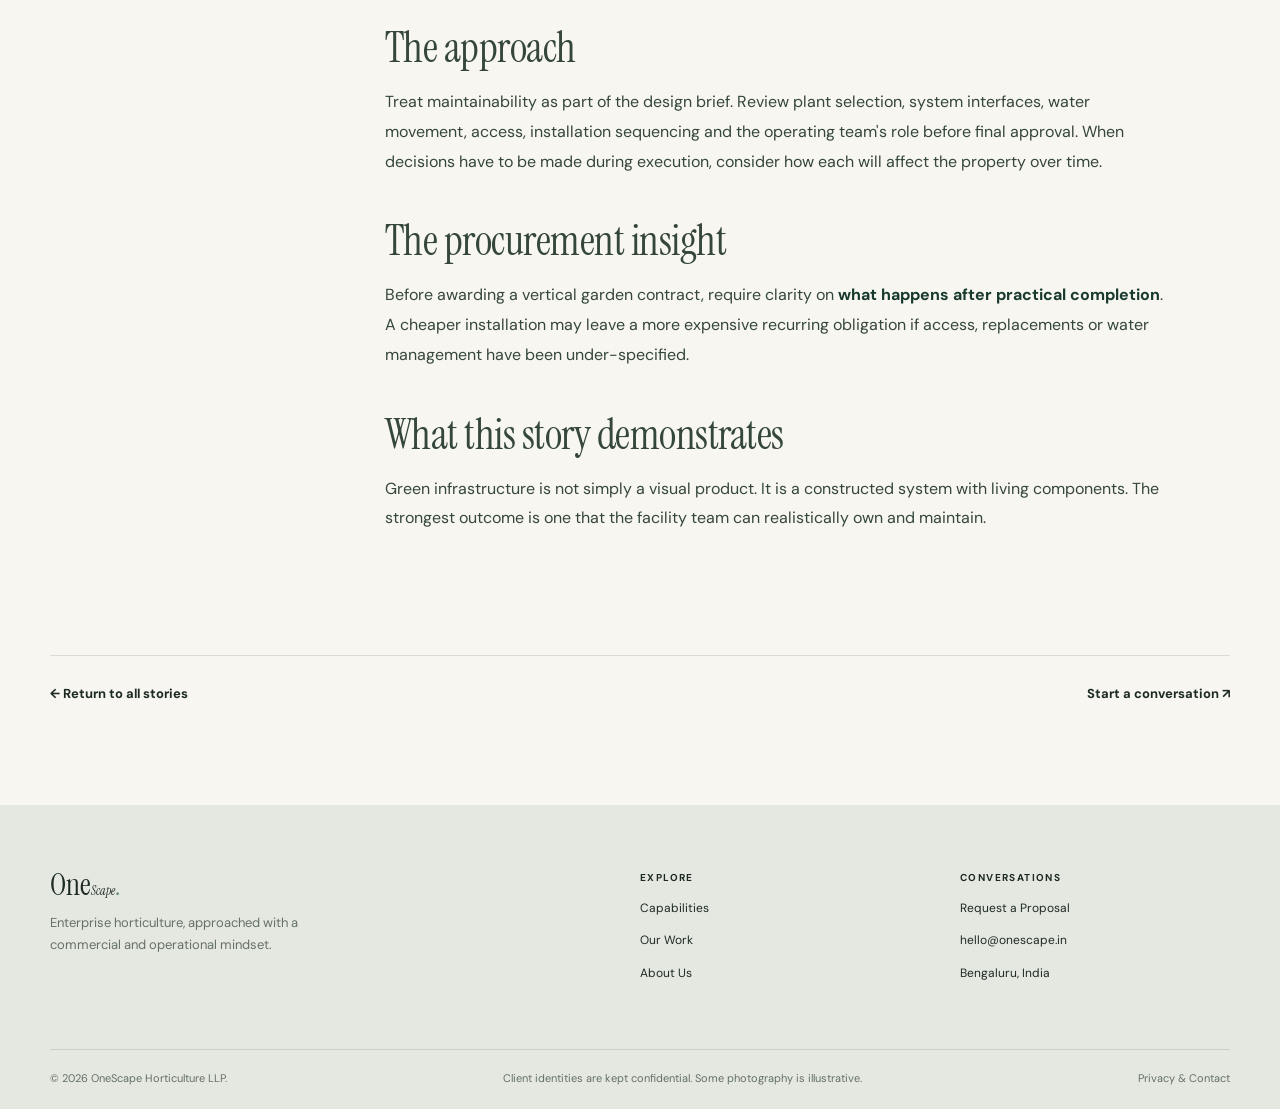
<file: case-studies/living-wall-lifecycle.html>
<!doctype html>
<html lang="en">
<head>
<meta charset="utf-8"/><meta name="viewport" content="width=device-width,initial-scale=1"/>
<meta name="theme-color" content="#f6f5f0"/><meta name="description" content="Why irrigation, access and replacement provisions belong in the installation brief."/>
<title>When a living wall becomes a liability | OneScape</title><link rel="icon" href="../assets/icon.svg" type="image/svg+xml"/>
<link rel="stylesheet" href="../assets/style.css"/>

<link rel="canonical" href="https://onescape.in/case-studies/living-wall-lifecycle.html"/>
<meta property="og:type" content="website"/>
<meta property="og:site_name" content="OneScape"/>
<meta property="og:title" content="When a living wall becomes a liability | OneScape"/>
<meta property="og:description" content="Why irrigation, access and replacement provisions belong in the installation brief."/>
<meta property="og:url" content="https://onescape.in/case-studies/living-wall-lifecycle.html"/>
</head>
<body>
<a class="skip" href="#main">Skip to content</a>
<header class="header" id="header"><div class="shell navshell">
<a href="../index.html" class="logo" aria-label="OneScape home">One<span>Scape</span><i>.</i></a>
<button class="menutoggle" aria-label="Toggle navigation" aria-expanded="false" aria-controls="mainmenu"><span></span><span></span></button>
<nav id="mainmenu" class="navlinks" aria-label="Main navigation">
<a href="../capabilities.html">Capabilities</a>
<a href="../capabilities.html#industries">Industries</a>
<a href="../our-work.html" aria-current="page">Our Work</a>
<a href="../our-work.html#perspectives">Perspectives</a>
<a href="../about.html">About</a>
<a class="navcta" href="../contact.html">Request a Proposal <span aria-hidden="true">↗</span></a>
</nav></div></header>
<main id="main"><div class="articlehead shell"><a class="backlink" href="../our-work.html">← Back to Our Work</a><span class="micro">ANONYMISED ENGAGEMENT · GREEN INFRASTRUCTURE · LIFECYCLE COST</span><h1>When a living wall becomes a liability</h1><p class="deck">Who pays for the maintenance decisions made during design?</p></div><div class="articleimage shell"><img src="../assets/living-wall.jpg" alt="Illustrative horticulture scene; not a documentary image of a named client"/></div><div class="shell article-layout"><aside><span class="micro">ONESCAPE / FIELD NOTES</span><p>Engagement story</p><a href="../contact.html">Discuss a requirement ↗</a></aside><article class="article-body"><div class="study-note">Client identity and site details are withheld. This engagement-based narrative does not claim quantified results.</div><h1>When a living wall becomes a liability.</h1>
<h2>The business situation</h2>
<p>A prominent vertical garden is intended to become an architectural feature within a commercial property. It has to meet a visual brief, accommodate installation constraints and continue looking presentable after the contractors leave.</p>
<p>OneScape's green infrastructure work involves the interface between planting, installation and future maintenance — an interface that is easy to underestimate during project procurement.</p>
<h2>What often gets overlooked</h2>
<p>A wall may look excellent in the presentation drawing while leaving difficult questions unanswered. How is the upper planting accessed? Where does excess water go? Who inspects irrigation? What happens when an individual module fails? Can replacement plants be moved through the operating building without disruption?</p>
<p>These are not minor maintenance details. They affect lifecycle cost, access planning and the risk of an expensive correction after handover.</p>
<h2>The approach</h2>
<p>Treat maintainability as part of the design brief. Review plant selection, system interfaces, water movement, access, installation sequencing and the operating team's role before final approval. When decisions have to be made during execution, consider how each will affect the property over time.</p>
<h2>The procurement insight</h2>
<p>Before awarding a vertical garden contract, require clarity on <strong>what happens after practical completion</strong>. A cheaper installation may leave a more expensive recurring obligation if access, replacements or water management have been under-specified.</p>
<h2>What this story demonstrates</h2>
<p>Green infrastructure is not simply a visual product. It is a constructed system with living components. The strongest outcome is one that the facility team can realistically own and maintain.</p>
</article></div><div class="shell article-bottom"><a href="../our-work.html">← Return to all stories</a><a href="../contact.html">Start a conversation ↗</a></div></main>
<footer class="footer"><div class="shell footer-grid"><div><a href="../index.html" class="logo footlogo">One<span>Scape</span><i>.</i></a><p>Enterprise horticulture, approached with a commercial and operational mindset.</p></div>
<div><span class="micro">EXPLORE</span><a href="../capabilities.html">Capabilities</a><a href="../our-work.html">Our Work</a><a href="../about.html">About Us</a></div>
<div><span class="micro">CONVERSATIONS</span><a href="../contact.html">Request a Proposal</a><a href="mailto:hello@onescape.in">hello@onescape.in</a><span>Bengaluru, India</span></div></div>
<div class="shell fineprint"><span>© <span id="year">2026</span> OneScape Horticulture LLP.</span><span>Client identities are kept confidential. Some photography is illustrative.</span><a href="../privacy.html">Privacy & Contact</a></div></footer>
<script defer src="../assets/site.js"></script></body></html>
</file>
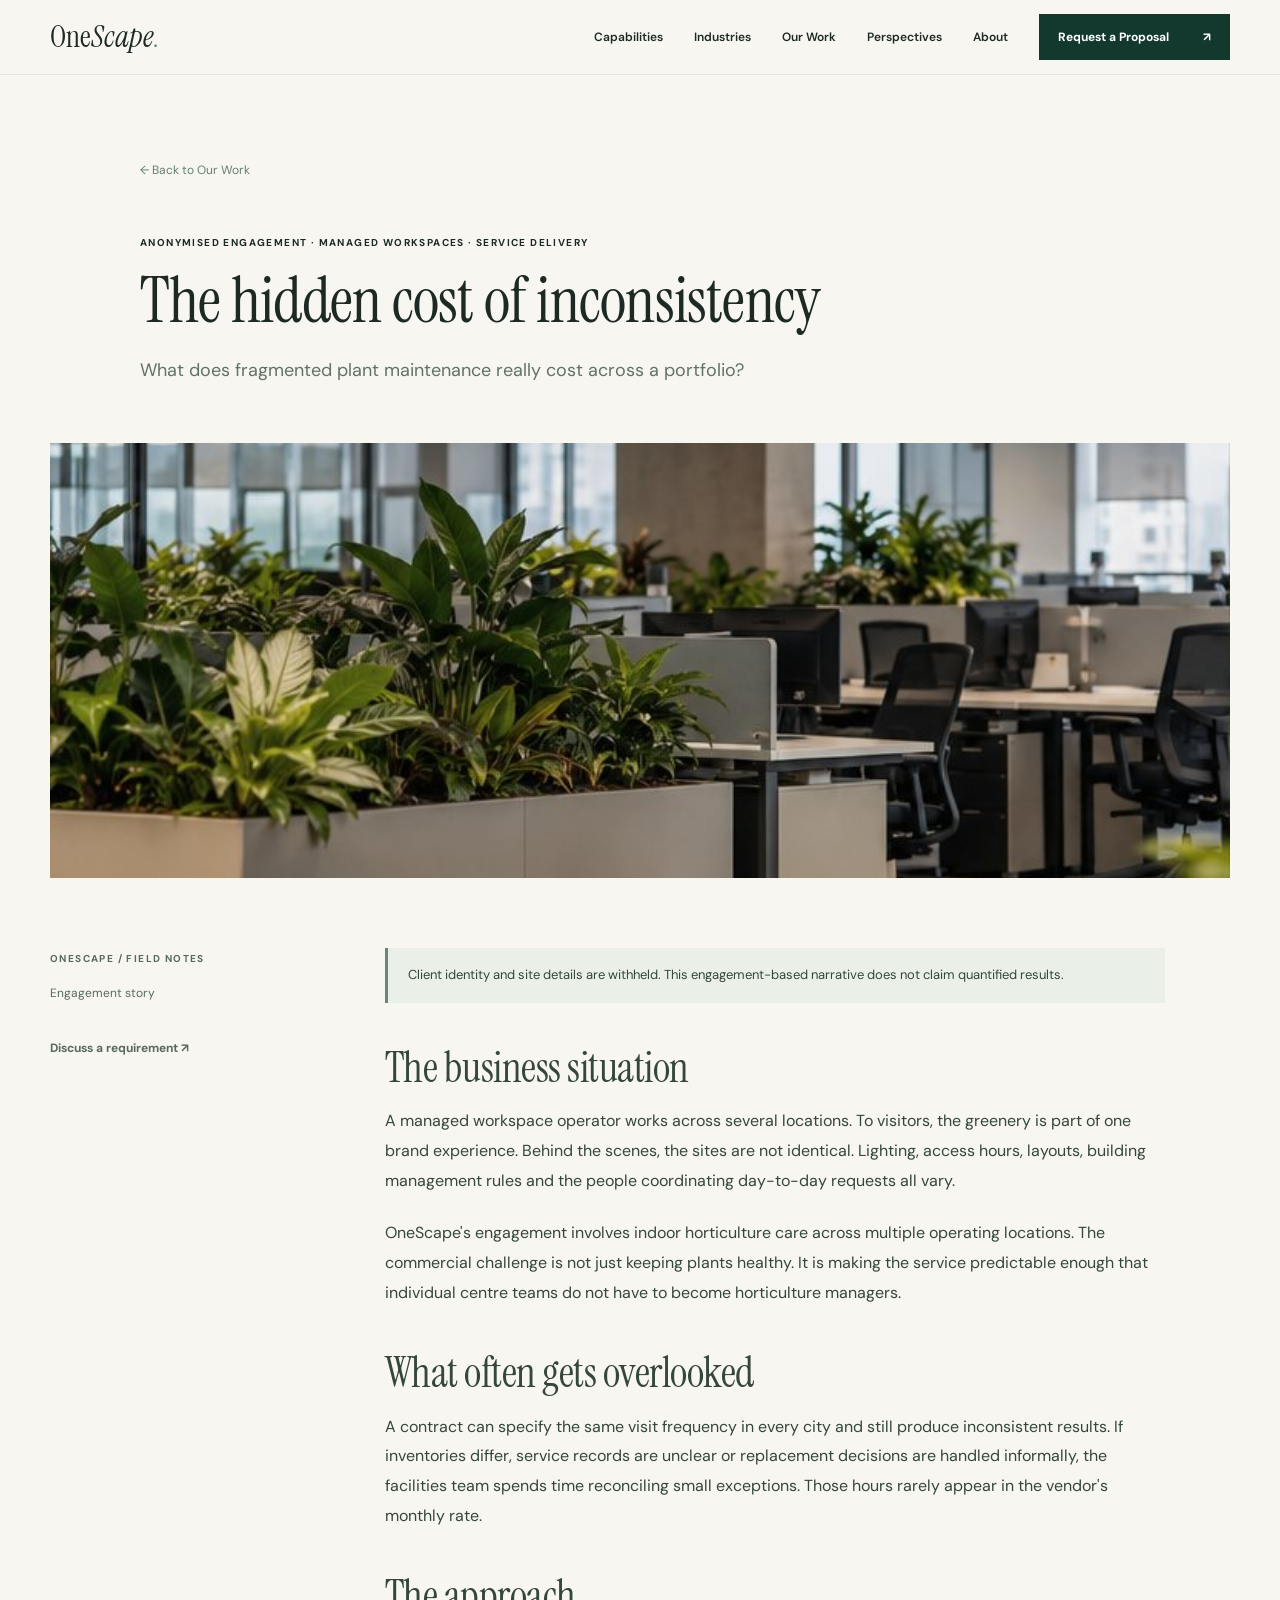
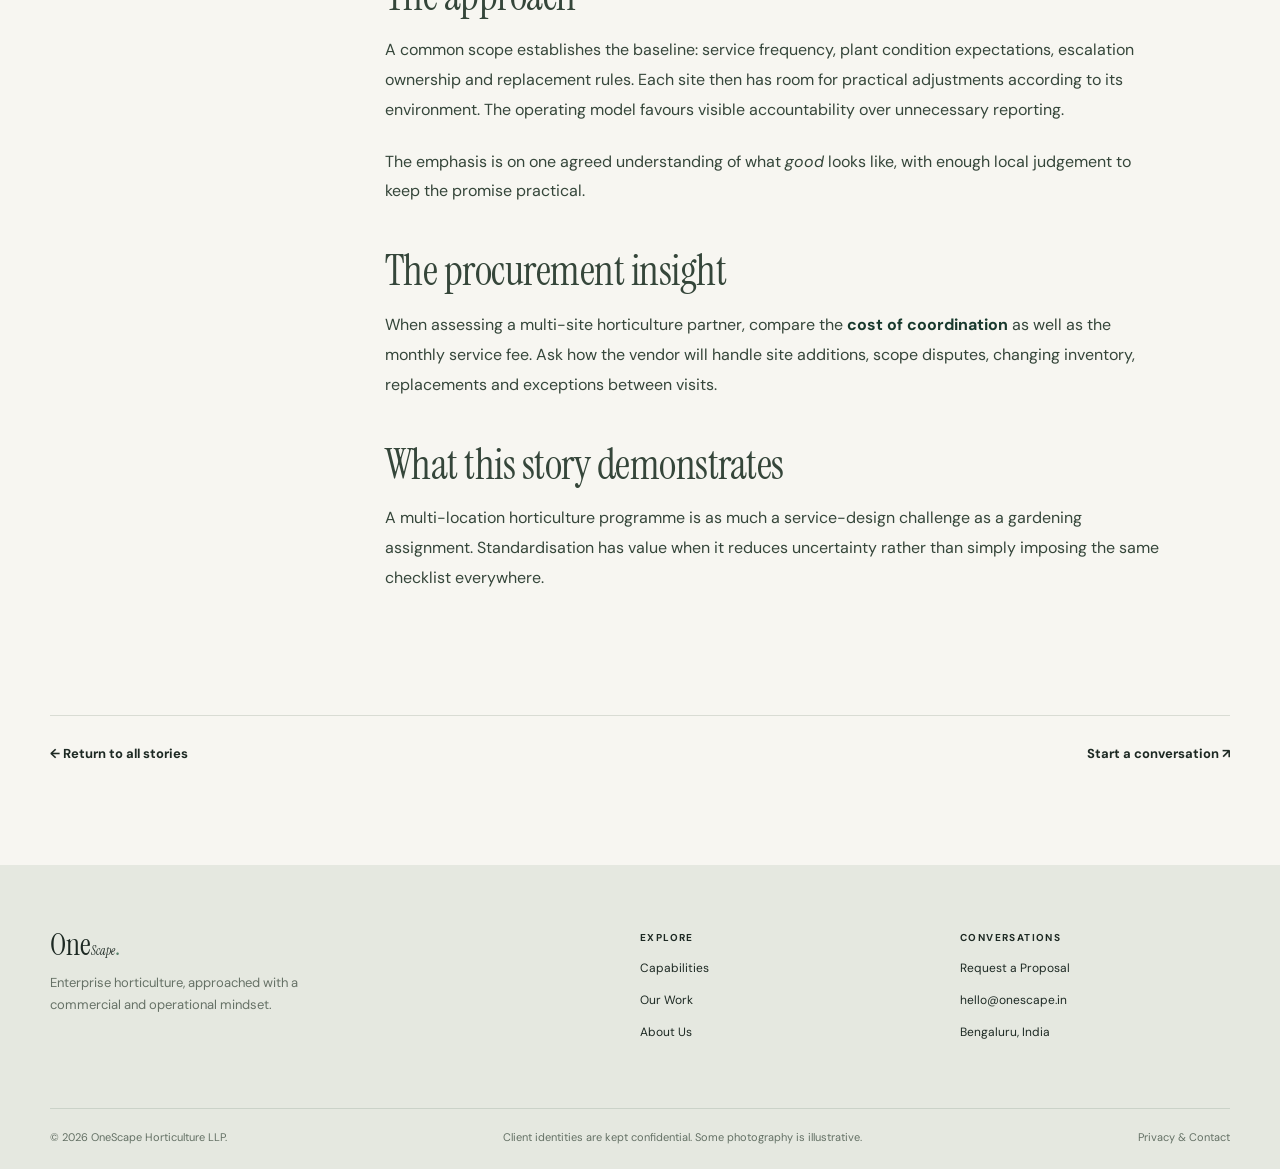
<file: case-studies/multi-site-plant-care.html>
<!doctype html>
<html lang="en">
<head>
<meta charset="utf-8"/><meta name="viewport" content="width=device-width,initial-scale=1"/>
<meta name="theme-color" content="#f6f5f0"/><meta name="description" content="Why a consistent operating framework can matter more than an identical checklist at every site."/>
<title>The hidden cost of inconsistency | OneScape</title><link rel="icon" href="../assets/icon.svg" type="image/svg+xml"/>
<link rel="stylesheet" href="../assets/style.css"/>

<link rel="canonical" href="https://onescape.in/case-studies/multi-site-plant-care.html"/>
<meta property="og:type" content="website"/>
<meta property="og:site_name" content="OneScape"/>
<meta property="og:title" content="The hidden cost of inconsistency | OneScape"/>
<meta property="og:description" content="Why a consistent operating framework can matter more than an identical checklist at every site."/>
<meta property="og:url" content="https://onescape.in/case-studies/multi-site-plant-care.html"/>
</head>
<body>
<a class="skip" href="#main">Skip to content</a>
<header class="header" id="header"><div class="shell navshell">
<a href="../index.html" class="logo" aria-label="OneScape home">One<span>Scape</span><i>.</i></a>
<button class="menutoggle" aria-label="Toggle navigation" aria-expanded="false" aria-controls="mainmenu"><span></span><span></span></button>
<nav id="mainmenu" class="navlinks" aria-label="Main navigation">
<a href="../capabilities.html">Capabilities</a>
<a href="../capabilities.html#industries">Industries</a>
<a href="../our-work.html" aria-current="page">Our Work</a>
<a href="../our-work.html#perspectives">Perspectives</a>
<a href="../about.html">About</a>
<a class="navcta" href="../contact.html">Request a Proposal <span aria-hidden="true">↗</span></a>
</nav></div></header>
<main id="main"><div class="articlehead shell"><a class="backlink" href="../our-work.html">← Back to Our Work</a><span class="micro">ANONYMISED ENGAGEMENT · MANAGED WORKSPACES · SERVICE DELIVERY</span><h1>The hidden cost of inconsistency</h1><p class="deck">What does fragmented plant maintenance really cost across a portfolio?</p></div><div class="articleimage shell"><img src="../assets/office.jpg" alt="Illustrative horticulture scene; not a documentary image of a named client"/></div><div class="shell article-layout"><aside><span class="micro">ONESCAPE / FIELD NOTES</span><p>Engagement story</p><a href="../contact.html">Discuss a requirement ↗</a></aside><article class="article-body"><div class="study-note">Client identity and site details are withheld. This engagement-based narrative does not claim quantified results.</div><h1>The hidden cost of inconsistency.</h1>
<h2>The business situation</h2>
<p>A managed workspace operator works across several locations. To visitors, the greenery is part of one brand experience. Behind the scenes, the sites are not identical. Lighting, access hours, layouts, building management rules and the people coordinating day-to-day requests all vary.</p>
<p>OneScape's engagement involves indoor horticulture care across multiple operating locations. The commercial challenge is not just keeping plants healthy. It is making the service predictable enough that individual centre teams do not have to become horticulture managers.</p>
<h2>What often gets overlooked</h2>
<p>A contract can specify the same visit frequency in every city and still produce inconsistent results. If inventories differ, service records are unclear or replacement decisions are handled informally, the facilities team spends time reconciling small exceptions. Those hours rarely appear in the vendor's monthly rate.</p>
<h2>The approach</h2>
<p>A common scope establishes the baseline: service frequency, plant condition expectations, escalation ownership and replacement rules. Each site then has room for practical adjustments according to its environment. The operating model favours visible accountability over unnecessary reporting.</p>
<p>The emphasis is on one agreed understanding of what <em>good</em> looks like, with enough local judgement to keep the promise practical.</p>
<h2>The procurement insight</h2>
<p>When assessing a multi-site horticulture partner, compare the <strong>cost of coordination</strong> as well as the monthly service fee. Ask how the vendor will handle site additions, scope disputes, changing inventory, replacements and exceptions between visits.</p>
<h2>What this story demonstrates</h2>
<p>A multi-location horticulture programme is as much a service-design challenge as a gardening assignment. Standardisation has value when it reduces uncertainty rather than simply imposing the same checklist everywhere.</p>
</article></div><div class="shell article-bottom"><a href="../our-work.html">← Return to all stories</a><a href="../contact.html">Start a conversation ↗</a></div></main>
<footer class="footer"><div class="shell footer-grid"><div><a href="../index.html" class="logo footlogo">One<span>Scape</span><i>.</i></a><p>Enterprise horticulture, approached with a commercial and operational mindset.</p></div>
<div><span class="micro">EXPLORE</span><a href="../capabilities.html">Capabilities</a><a href="../our-work.html">Our Work</a><a href="../about.html">About Us</a></div>
<div><span class="micro">CONVERSATIONS</span><a href="../contact.html">Request a Proposal</a><a href="mailto:hello@onescape.in">hello@onescape.in</a><span>Bengaluru, India</span></div></div>
<div class="shell fineprint"><span>© <span id="year">2026</span> OneScape Horticulture LLP.</span><span>Client identities are kept confidential. Some photography is illustrative.</span><a href="../privacy.html">Privacy & Contact</a></div></footer>
<script defer src="../assets/site.js"></script></body></html>
</file>
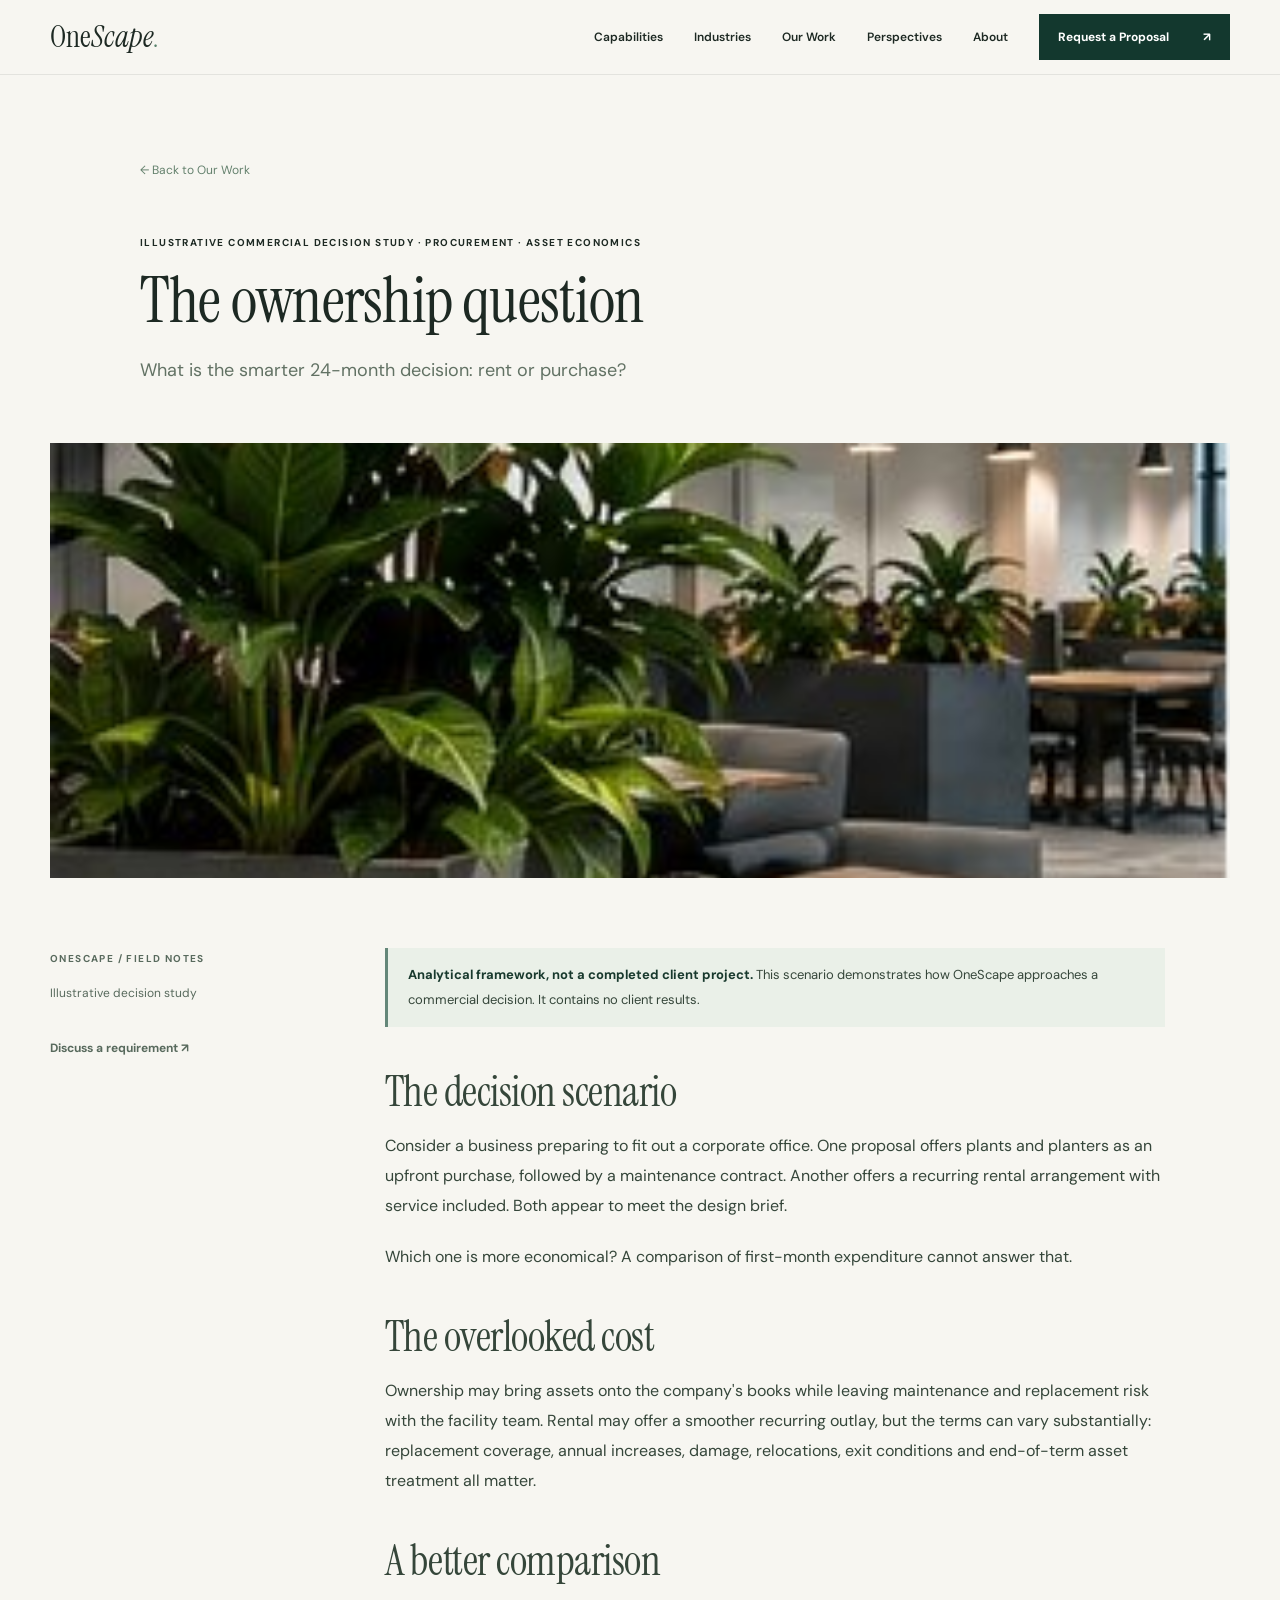
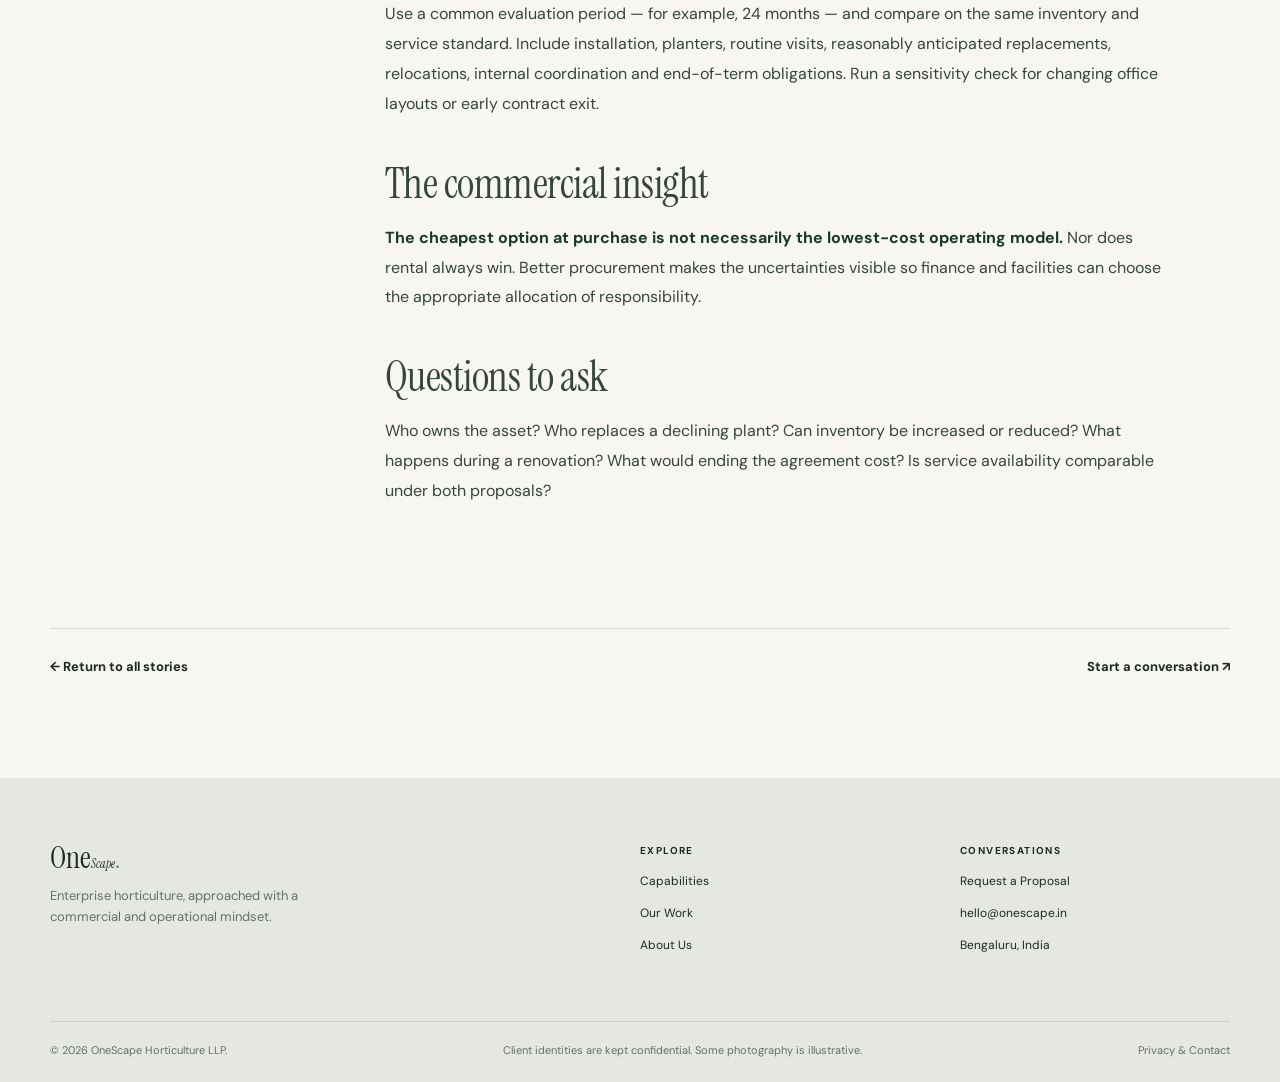
<file: case-studies/rent-or-own.html>
<!doctype html>
<html lang="en">
<head>
<meta charset="utf-8"/><meta name="viewport" content="width=device-width,initial-scale=1"/>
<meta name="theme-color" content="#f6f5f0"/><meta name="description" content="A practical method for comparing plant ownership, rental and future replacement exposure."/>
<title>The ownership question | OneScape</title><link rel="icon" href="../assets/icon.svg" type="image/svg+xml"/>
<link rel="stylesheet" href="../assets/style.css"/>

<link rel="canonical" href="https://onescape.in/case-studies/rent-or-own.html"/>
<meta property="og:type" content="website"/>
<meta property="og:site_name" content="OneScape"/>
<meta property="og:title" content="The ownership question | OneScape"/>
<meta property="og:description" content="A practical method for comparing plant ownership, rental and future replacement exposure."/>
<meta property="og:url" content="https://onescape.in/case-studies/rent-or-own.html"/>
</head>
<body>
<a class="skip" href="#main">Skip to content</a>
<header class="header" id="header"><div class="shell navshell">
<a href="../index.html" class="logo" aria-label="OneScape home">One<span>Scape</span><i>.</i></a>
<button class="menutoggle" aria-label="Toggle navigation" aria-expanded="false" aria-controls="mainmenu"><span></span><span></span></button>
<nav id="mainmenu" class="navlinks" aria-label="Main navigation">
<a href="../capabilities.html">Capabilities</a>
<a href="../capabilities.html#industries">Industries</a>
<a href="../our-work.html" aria-current="page">Our Work</a>
<a href="../our-work.html#perspectives">Perspectives</a>
<a href="../about.html">About</a>
<a class="navcta" href="../contact.html">Request a Proposal <span aria-hidden="true">↗</span></a>
</nav></div></header>
<main id="main"><div class="articlehead shell"><a class="backlink" href="../our-work.html">← Back to Our Work</a><span class="micro">ILLUSTRATIVE COMMERCIAL DECISION STUDY · PROCUREMENT · ASSET ECONOMICS</span><h1>The ownership question</h1><p class="deck">What is the smarter 24-month decision: rent or purchase?</p></div><div class="articleimage shell"><img src="../assets/workspace.jpg" alt="Illustrative horticulture scene; not a documentary image of a named client"/></div><div class="shell article-layout"><aside><span class="micro">ONESCAPE / FIELD NOTES</span><p>Illustrative decision study</p><a href="../contact.html">Discuss a requirement ↗</a></aside><article class="article-body"><div class="study-note"><strong>Analytical framework, not a completed client project.</strong> This scenario demonstrates how OneScape approaches a commercial decision. It contains no client results.</div><h1>The ownership question.</h1>
<h2>The decision scenario</h2>
<p>Consider a business preparing to fit out a corporate office. One proposal offers plants and planters as an upfront purchase, followed by a maintenance contract. Another offers a recurring rental arrangement with service included. Both appear to meet the design brief.</p>
<p>Which one is more economical? A comparison of first-month expenditure cannot answer that.</p>
<h2>The overlooked cost</h2>
<p>Ownership may bring assets onto the company's books while leaving maintenance and replacement risk with the facility team. Rental may offer a smoother recurring outlay, but the terms can vary substantially: replacement coverage, annual increases, damage, relocations, exit conditions and end-of-term asset treatment all matter.</p>
<h2>A better comparison</h2>
<p>Use a common evaluation period — for example, 24 months — and compare on the same inventory and service standard. Include installation, planters, routine visits, reasonably anticipated replacements, relocations, internal coordination and end-of-term obligations. Run a sensitivity check for changing office layouts or early contract exit.</p>
<h2>The commercial insight</h2>
<p><strong>The cheapest option at purchase is not necessarily the lowest-cost operating model.</strong> Nor does rental always win. Better procurement makes the uncertainties visible so finance and facilities can choose the appropriate allocation of responsibility.</p>
<h2>Questions to ask</h2>
<p>Who owns the asset? Who replaces a declining plant? Can inventory be increased or reduced? What happens during a renovation? What would ending the agreement cost? Is service availability comparable under both proposals?</p>
</article></div><div class="shell article-bottom"><a href="../our-work.html">← Return to all stories</a><a href="../contact.html">Start a conversation ↗</a></div></main>
<footer class="footer"><div class="shell footer-grid"><div><a href="../index.html" class="logo footlogo">One<span>Scape</span><i>.</i></a><p>Enterprise horticulture, approached with a commercial and operational mindset.</p></div>
<div><span class="micro">EXPLORE</span><a href="../capabilities.html">Capabilities</a><a href="../our-work.html">Our Work</a><a href="../about.html">About Us</a></div>
<div><span class="micro">CONVERSATIONS</span><a href="../contact.html">Request a Proposal</a><a href="mailto:hello@onescape.in">hello@onescape.in</a><span>Bengaluru, India</span></div></div>
<div class="shell fineprint"><span>© <span id="year">2026</span> OneScape Horticulture LLP.</span><span>Client identities are kept confidential. Some photography is illustrative.</span><a href="../privacy.html">Privacy & Contact</a></div></footer>
<script defer src="../assets/site.js"></script></body></html>
</file>
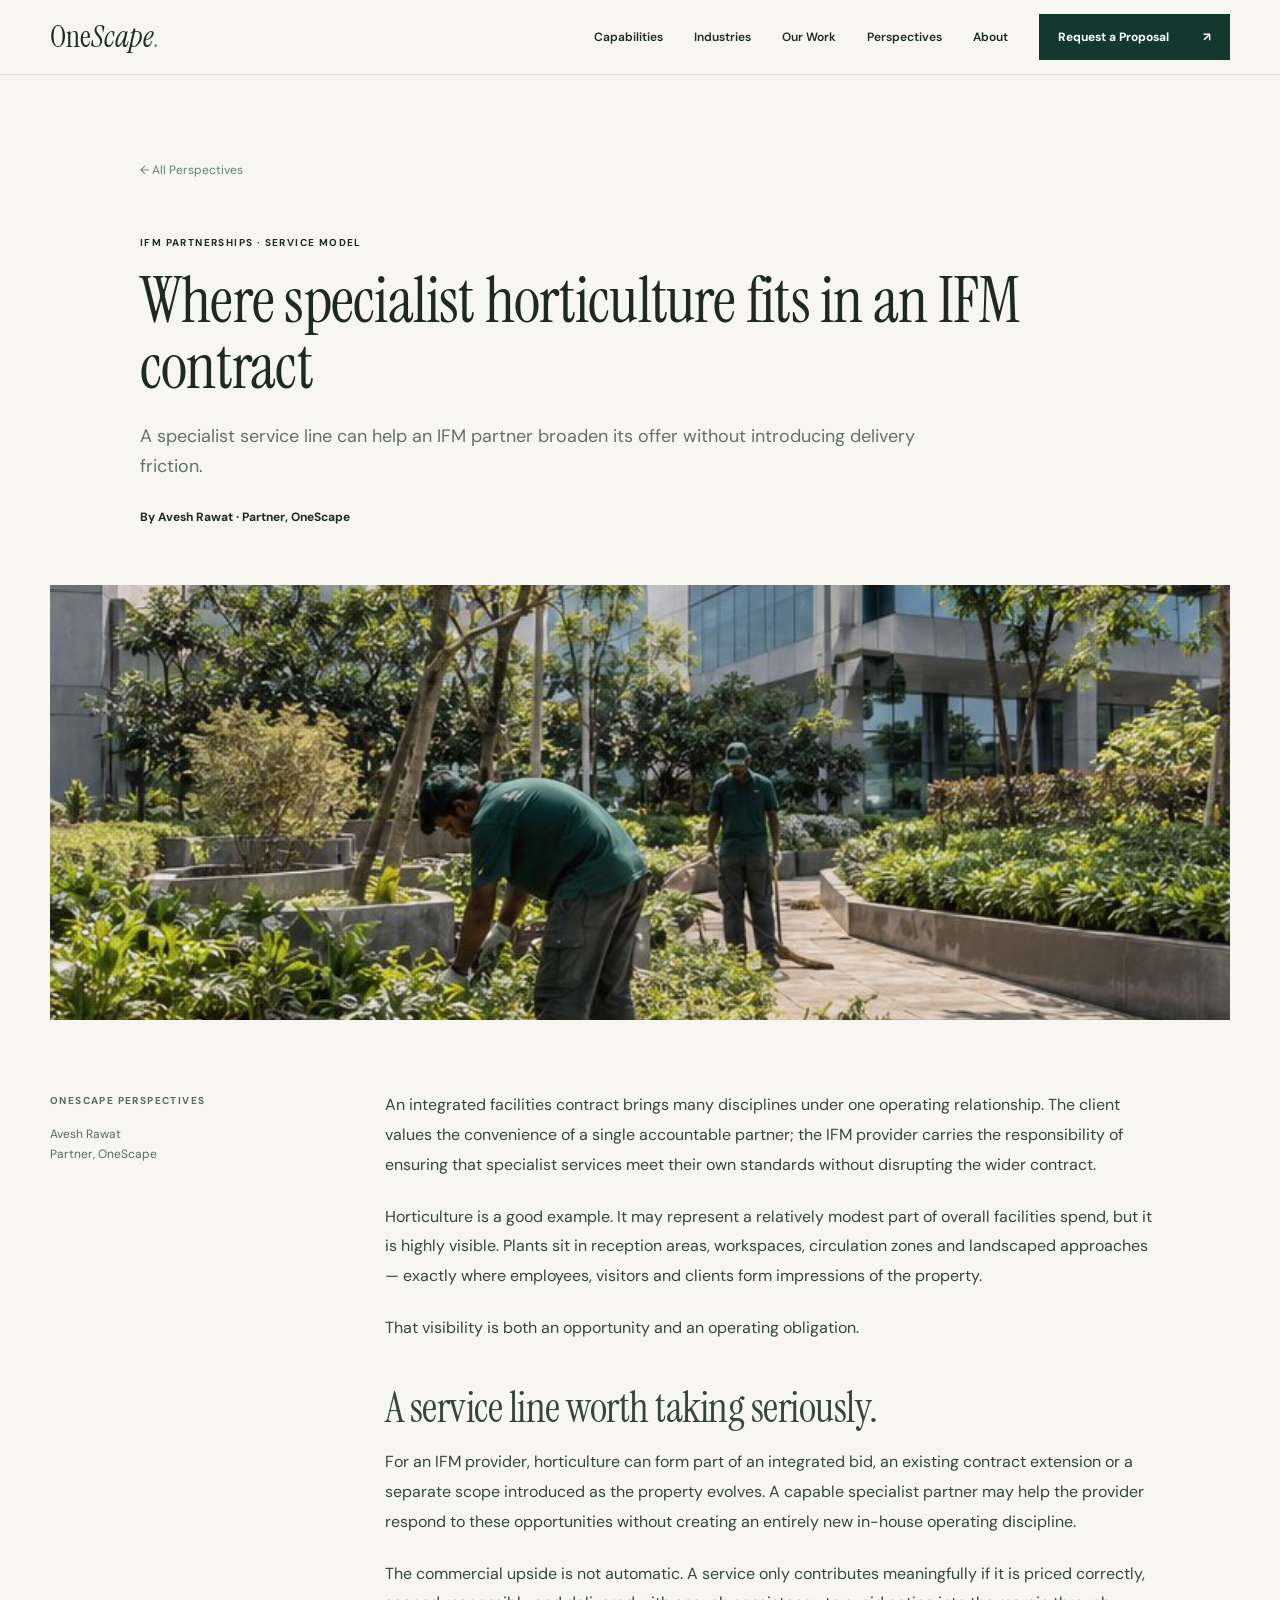
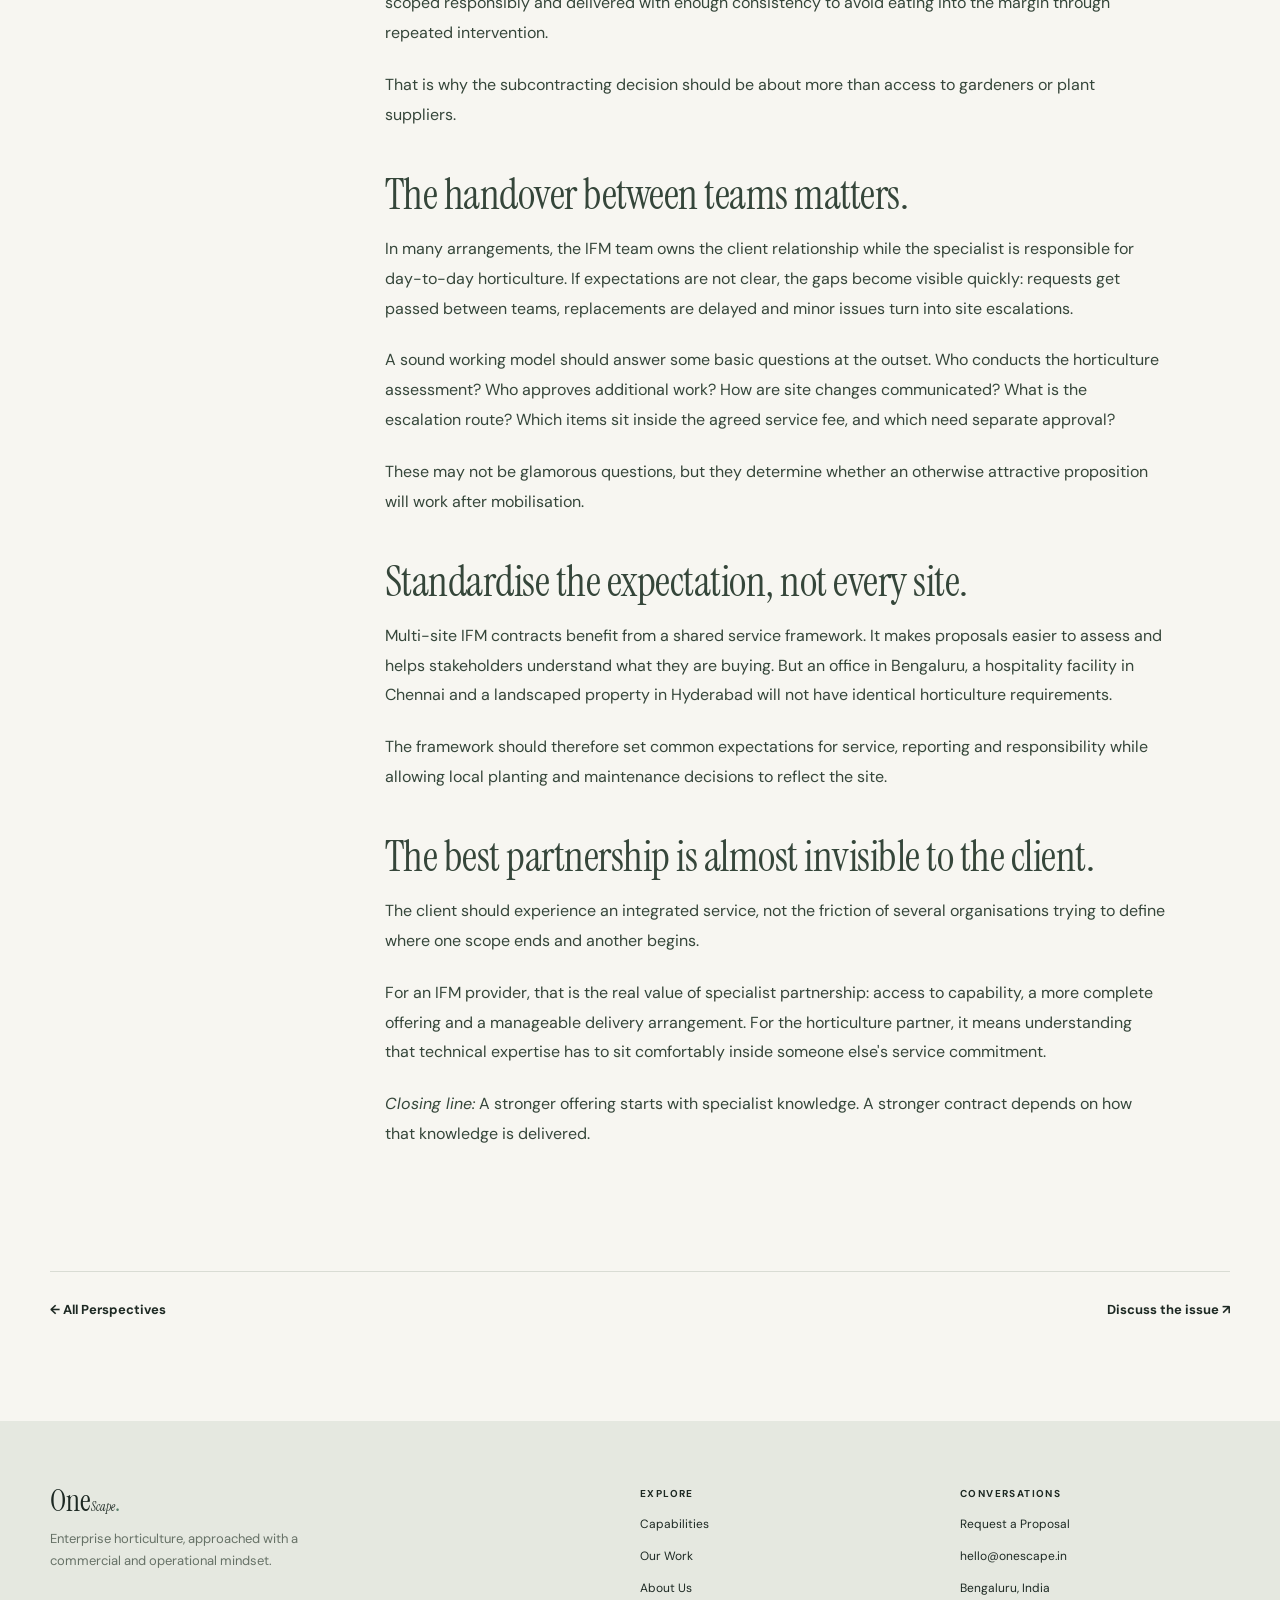
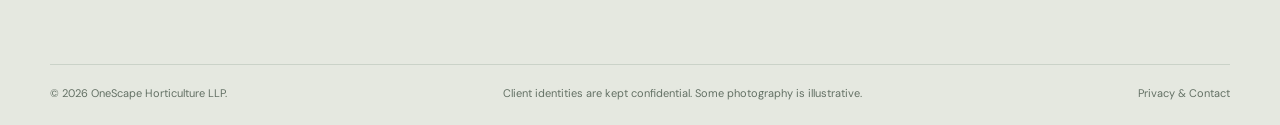
<file: insights/horticulture-ifm-value.html>
<!doctype html>
<html lang="en">
<head>
<meta charset="utf-8"/><meta name="viewport" content="width=device-width,initial-scale=1"/>
<meta name="theme-color" content="#f6f5f0"/><meta name="description" content="A specialist service line can help an IFM partner broaden its offer without introducing delivery friction."/>
<title>Where specialist horticulture fits in an IFM contract | OneScape</title><link rel="icon" href="../assets/icon.svg" type="image/svg+xml"/>
<link rel="stylesheet" href="../assets/style.css"/>

<link rel="canonical" href="https://onescape.in/insights/horticulture-ifm-value.html"/>
<meta property="og:type" content="website"/>
<meta property="og:site_name" content="OneScape"/>
<meta property="og:title" content="Where specialist horticulture fits in an IFM contract | OneScape"/>
<meta property="og:description" content="A specialist service line can help an IFM partner broaden its offer without introducing delivery friction."/>
<meta property="og:url" content="https://onescape.in/insights/horticulture-ifm-value.html"/>
</head>
<body>
<a class="skip" href="#main">Skip to content</a>
<header class="header" id="header"><div class="shell navshell">
<a href="../index.html" class="logo" aria-label="OneScape home">One<span>Scape</span><i>.</i></a>
<button class="menutoggle" aria-label="Toggle navigation" aria-expanded="false" aria-controls="mainmenu"><span></span><span></span></button>
<nav id="mainmenu" class="navlinks" aria-label="Main navigation">
<a href="../capabilities.html">Capabilities</a>
<a href="../capabilities.html#industries">Industries</a>
<a href="../our-work.html" aria-current="page">Our Work</a>
<a href="../our-work.html#perspectives">Perspectives</a>
<a href="../about.html">About</a>
<a class="navcta" href="../contact.html">Request a Proposal <span aria-hidden="true">↗</span></a>
</nav></div></header>
<main id="main"><div class="articlehead shell"><a class="backlink" href="../our-work.html#perspectives">← All Perspectives</a><span class="micro">IFM PARTNERSHIPS · SERVICE MODEL</span><h1>Where specialist horticulture fits in an IFM contract</h1><p class="deck">A specialist service line can help an IFM partner broaden its offer without introducing delivery friction.</p><p class="author-small">By Avesh Rawat · Partner, OneScape</p></div><div class="articleimage shell"><img src="../assets/campus.jpg" alt="Illustrative horticulture photography"/></div><div class="shell article-layout"><aside><span class="micro">ONESCAPE PERSPECTIVES</span><p>Avesh Rawat<br/>Partner, OneScape</p></aside><article class="article-body">
<p>An integrated facilities contract brings many disciplines under one operating relationship. The client values the convenience of a single accountable partner; the IFM provider carries the responsibility of ensuring that specialist services meet their own standards without disrupting the wider contract.</p>
<p>Horticulture is a good example. It may represent a relatively modest part of overall facilities spend, but it is highly visible. Plants sit in reception areas, workspaces, circulation zones and landscaped approaches — exactly where employees, visitors and clients form impressions of the property.</p>
<p>That visibility is both an opportunity and an operating obligation.</p>
<h2>A service line worth taking seriously.</h2>
<p>For an IFM provider, horticulture can form part of an integrated bid, an existing contract extension or a separate scope introduced as the property evolves. A capable specialist partner may help the provider respond to these opportunities without creating an entirely new in-house operating discipline.</p>
<p>The commercial upside is not automatic. A service only contributes meaningfully if it is priced correctly, scoped responsibly and delivered with enough consistency to avoid eating into the margin through repeated intervention.</p>
<p>That is why the subcontracting decision should be about more than access to gardeners or plant suppliers.</p>
<h2>The handover between teams matters.</h2>
<p>In many arrangements, the IFM team owns the client relationship while the specialist is responsible for day-to-day horticulture. If expectations are not clear, the gaps become visible quickly: requests get passed between teams, replacements are delayed and minor issues turn into site escalations.</p>
<p>A sound working model should answer some basic questions at the outset. Who conducts the horticulture assessment? Who approves additional work? How are site changes communicated? What is the escalation route? Which items sit inside the agreed service fee, and which need separate approval?</p>
<p>These may not be glamorous questions, but they determine whether an otherwise attractive proposition will work after mobilisation.</p>
<h2>Standardise the expectation, not every site.</h2>
<p>Multi-site IFM contracts benefit from a shared service framework. It makes proposals easier to assess and helps stakeholders understand what they are buying. But an office in Bengaluru, a hospitality facility in Chennai and a landscaped property in Hyderabad will not have identical horticulture requirements.</p>
<p>The framework should therefore set common expectations for service, reporting and responsibility while allowing local planting and maintenance decisions to reflect the site.</p>
<h2>The best partnership is almost invisible to the client.</h2>
<p>The client should experience an integrated service, not the friction of several organisations trying to define where one scope ends and another begins.</p>
<p>For an IFM provider, that is the real value of specialist partnership: access to capability, a more complete offering and a manageable delivery arrangement. For the horticulture partner, it means understanding that technical expertise has to sit comfortably inside someone else's service commitment.</p>
<p><em>Closing line:</em> A stronger offering starts with specialist knowledge. A stronger contract depends on how that knowledge is delivered.</p>
</article></div><div class="shell article-bottom"><a href="../our-work.html#perspectives">← All Perspectives</a><a href="../contact.html">Discuss the issue ↗</a></div></main>
<footer class="footer"><div class="shell footer-grid"><div><a href="../index.html" class="logo footlogo">One<span>Scape</span><i>.</i></a><p>Enterprise horticulture, approached with a commercial and operational mindset.</p></div>
<div><span class="micro">EXPLORE</span><a href="../capabilities.html">Capabilities</a><a href="../our-work.html">Our Work</a><a href="../about.html">About Us</a></div>
<div><span class="micro">CONVERSATIONS</span><a href="../contact.html">Request a Proposal</a><a href="mailto:hello@onescape.in">hello@onescape.in</a><span>Bengaluru, India</span></div></div>
<div class="shell fineprint"><span>© <span id="year">2026</span> OneScape Horticulture LLP.</span><span>Client identities are kept confidential. Some photography is illustrative.</span><a href="../privacy.html">Privacy & Contact</a></div></footer>
<script defer src="../assets/site.js"></script></body></html>
</file>
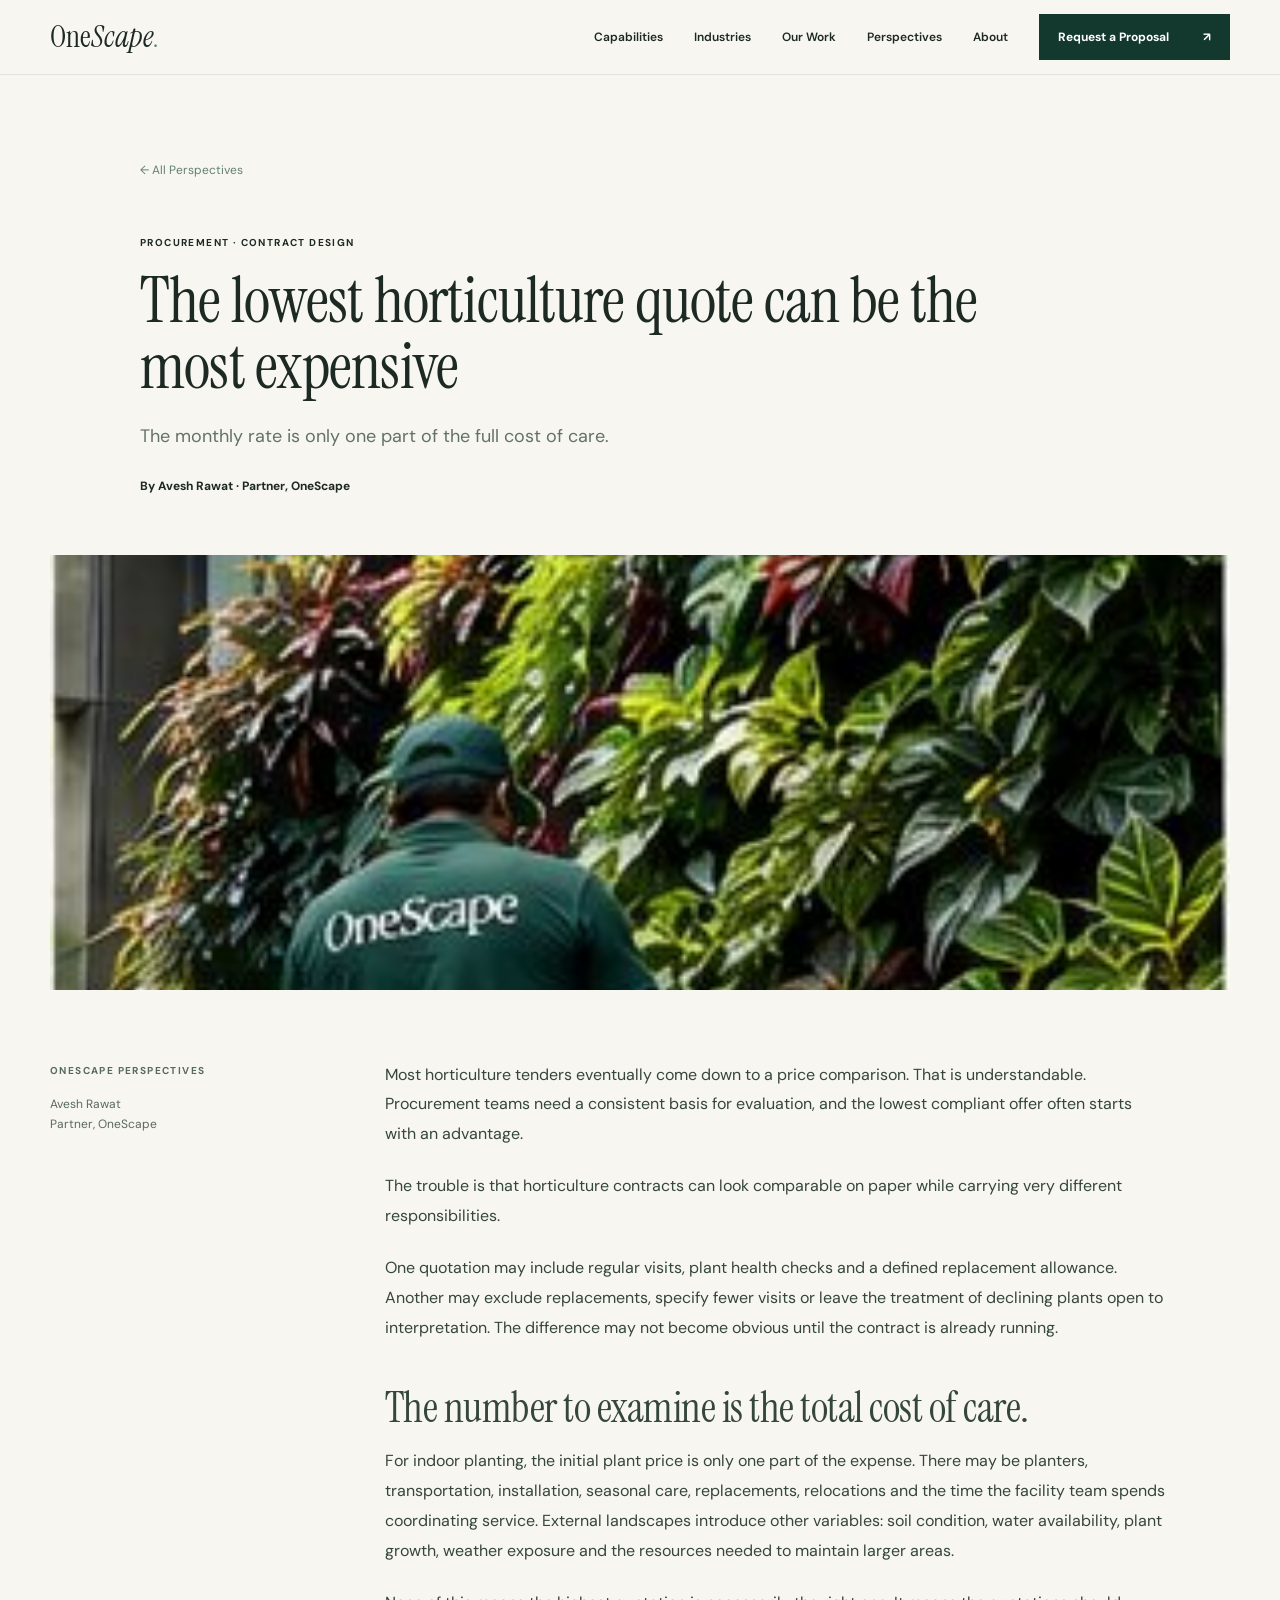
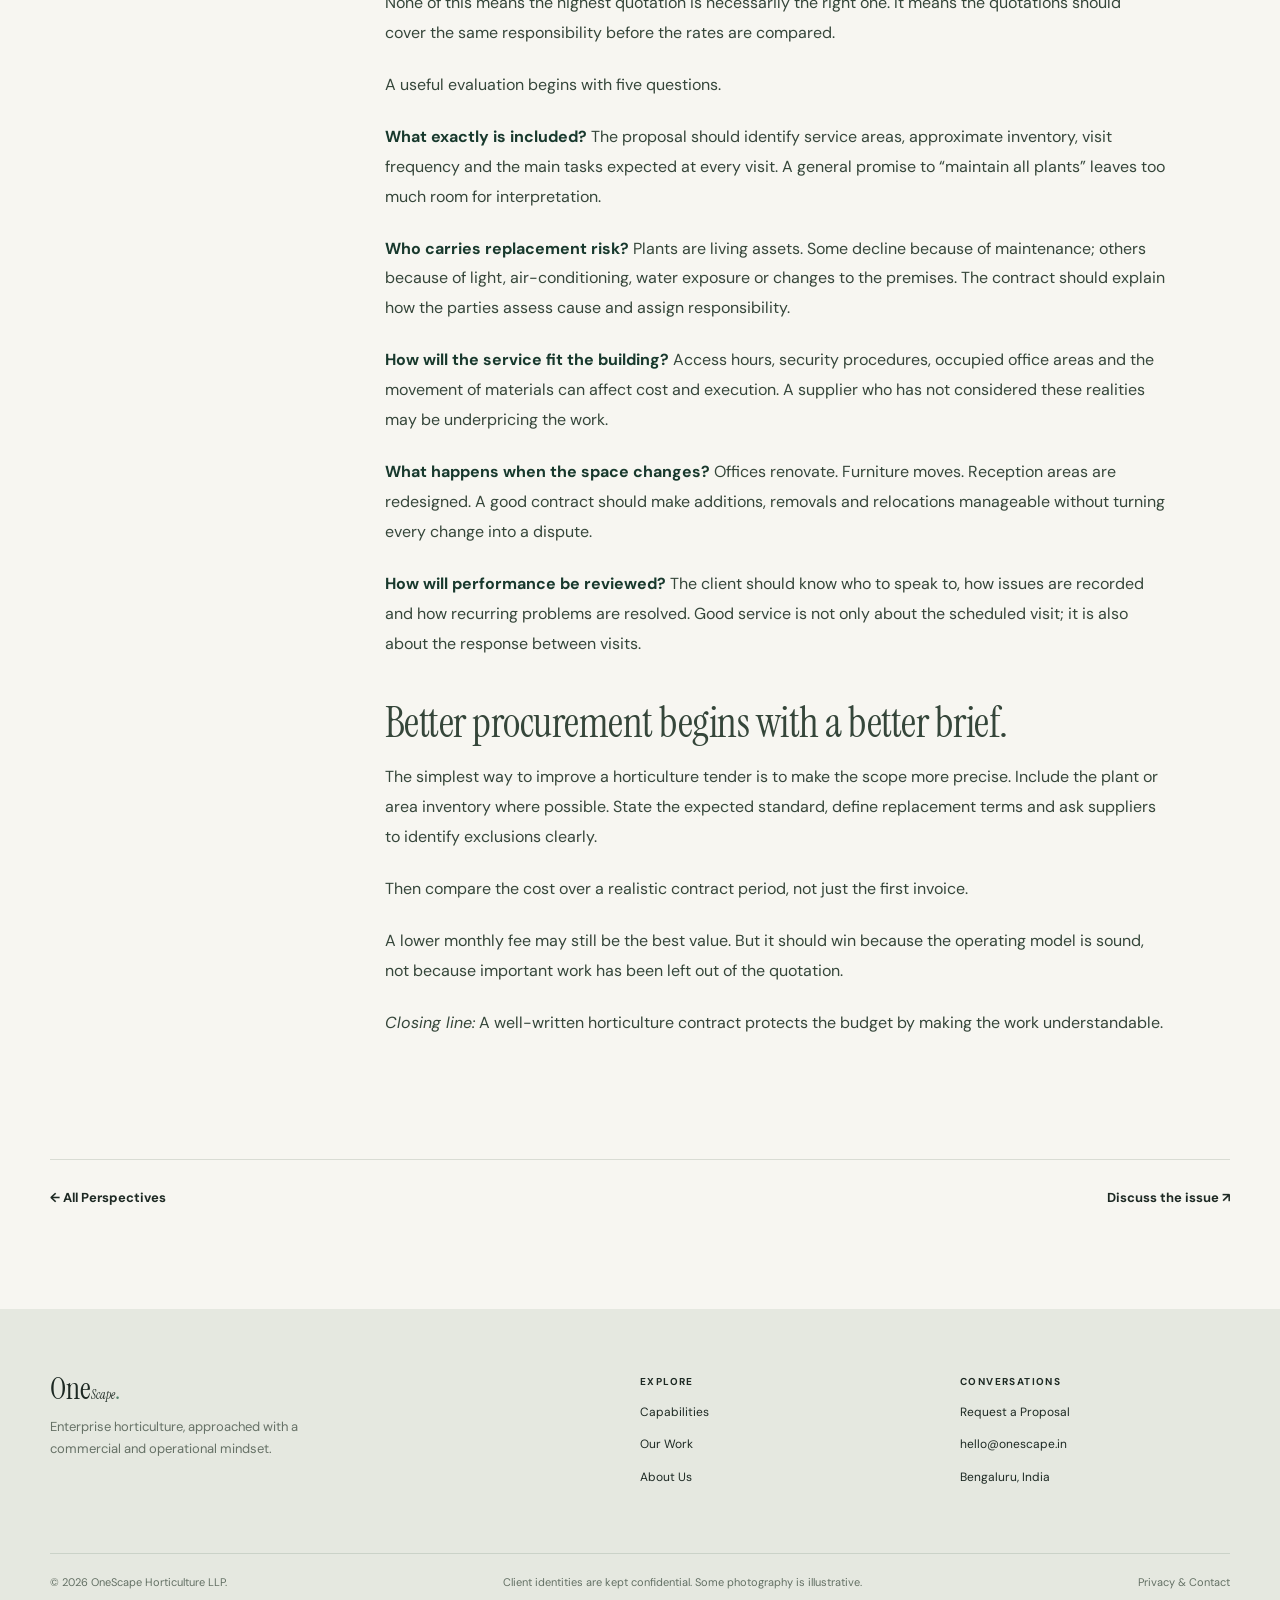
<file: insights/lowest-horticulture-quote.html>
<!doctype html>
<html lang="en">
<head>
<meta charset="utf-8"/><meta name="viewport" content="width=device-width,initial-scale=1"/>
<meta name="theme-color" content="#f6f5f0"/><meta name="description" content="The monthly rate is only one part of the full cost of care."/>
<title>The lowest horticulture quote can be the most expensive | OneScape</title><link rel="icon" href="../assets/icon.svg" type="image/svg+xml"/>
<link rel="stylesheet" href="../assets/style.css"/>

<link rel="canonical" href="https://onescape.in/insights/lowest-horticulture-quote.html"/>
<meta property="og:type" content="website"/>
<meta property="og:site_name" content="OneScape"/>
<meta property="og:title" content="The lowest horticulture quote can be the most expensive | OneScape"/>
<meta property="og:description" content="The monthly rate is only one part of the full cost of care."/>
<meta property="og:url" content="https://onescape.in/insights/lowest-horticulture-quote.html"/>
</head>
<body>
<a class="skip" href="#main">Skip to content</a>
<header class="header" id="header"><div class="shell navshell">
<a href="../index.html" class="logo" aria-label="OneScape home">One<span>Scape</span><i>.</i></a>
<button class="menutoggle" aria-label="Toggle navigation" aria-expanded="false" aria-controls="mainmenu"><span></span><span></span></button>
<nav id="mainmenu" class="navlinks" aria-label="Main navigation">
<a href="../capabilities.html">Capabilities</a>
<a href="../capabilities.html#industries">Industries</a>
<a href="../our-work.html" aria-current="page">Our Work</a>
<a href="../our-work.html#perspectives">Perspectives</a>
<a href="../about.html">About</a>
<a class="navcta" href="../contact.html">Request a Proposal <span aria-hidden="true">↗</span></a>
</nav></div></header>
<main id="main"><div class="articlehead shell"><a class="backlink" href="../our-work.html#perspectives">← All Perspectives</a><span class="micro">PROCUREMENT · CONTRACT DESIGN</span><h1>The lowest horticulture quote can be the most expensive</h1><p class="deck">The monthly rate is only one part of the full cost of care.</p><p class="author-small">By Avesh Rawat · Partner, OneScape</p></div><div class="articleimage shell"><img src="../assets/wall-detail.jpg" alt="Illustrative horticulture photography"/></div><div class="shell article-layout"><aside><span class="micro">ONESCAPE PERSPECTIVES</span><p>Avesh Rawat<br/>Partner, OneScape</p></aside><article class="article-body">
<p>Most horticulture tenders eventually come down to a price comparison. That is understandable. Procurement teams need a consistent basis for evaluation, and the lowest compliant offer often starts with an advantage.</p>
<p>The trouble is that horticulture contracts can look comparable on paper while carrying very different responsibilities.</p>
<p>One quotation may include regular visits, plant health checks and a defined replacement allowance. Another may exclude replacements, specify fewer visits or leave the treatment of declining plants open to interpretation. The difference may not become obvious until the contract is already running.</p>
<h2>The number to examine is the total cost of care.</h2>
<p>For indoor planting, the initial plant price is only one part of the expense. There may be planters, transportation, installation, seasonal care, replacements, relocations and the time the facility team spends coordinating service. External landscapes introduce other variables: soil condition, water availability, plant growth, weather exposure and the resources needed to maintain larger areas.</p>
<p>None of this means the highest quotation is necessarily the right one. It means the quotations should cover the same responsibility before the rates are compared.</p>
<p>A useful evaluation begins with five questions.</p>
<p><strong>What exactly is included?</strong> The proposal should identify service areas, approximate inventory, visit frequency and the main tasks expected at every visit. A general promise to “maintain all plants” leaves too much room for interpretation.</p>
<p><strong>Who carries replacement risk?</strong> Plants are living assets. Some decline because of maintenance; others because of light, air-conditioning, water exposure or changes to the premises. The contract should explain how the parties assess cause and assign responsibility.</p>
<p><strong>How will the service fit the building?</strong> Access hours, security procedures, occupied office areas and the movement of materials can affect cost and execution. A supplier who has not considered these realities may be underpricing the work.</p>
<p><strong>What happens when the space changes?</strong> Offices renovate. Furniture moves. Reception areas are redesigned. A good contract should make additions, removals and relocations manageable without turning every change into a dispute.</p>
<p><strong>How will performance be reviewed?</strong> The client should know who to speak to, how issues are recorded and how recurring problems are resolved. Good service is not only about the scheduled visit; it is also about the response between visits.</p>
<h2>Better procurement begins with a better brief.</h2>
<p>The simplest way to improve a horticulture tender is to make the scope more precise. Include the plant or area inventory where possible. State the expected standard, define replacement terms and ask suppliers to identify exclusions clearly.</p>
<p>Then compare the cost over a realistic contract period, not just the first invoice.</p>
<p>A lower monthly fee may still be the best value. But it should win because the operating model is sound, not because important work has been left out of the quotation.</p>
<p><em>Closing line:</em> A well-written horticulture contract protects the budget by making the work understandable.</p>
</article></div><div class="shell article-bottom"><a href="../our-work.html#perspectives">← All Perspectives</a><a href="../contact.html">Discuss the issue ↗</a></div></main>
<footer class="footer"><div class="shell footer-grid"><div><a href="../index.html" class="logo footlogo">One<span>Scape</span><i>.</i></a><p>Enterprise horticulture, approached with a commercial and operational mindset.</p></div>
<div><span class="micro">EXPLORE</span><a href="../capabilities.html">Capabilities</a><a href="../our-work.html">Our Work</a><a href="../about.html">About Us</a></div>
<div><span class="micro">CONVERSATIONS</span><a href="../contact.html">Request a Proposal</a><a href="mailto:hello@onescape.in">hello@onescape.in</a><span>Bengaluru, India</span></div></div>
<div class="shell fineprint"><span>© <span id="year">2026</span> OneScape Horticulture LLP.</span><span>Client identities are kept confidential. Some photography is illustrative.</span><a href="../privacy.html">Privacy & Contact</a></div></footer>
<script defer src="../assets/site.js"></script></body></html>
</file>
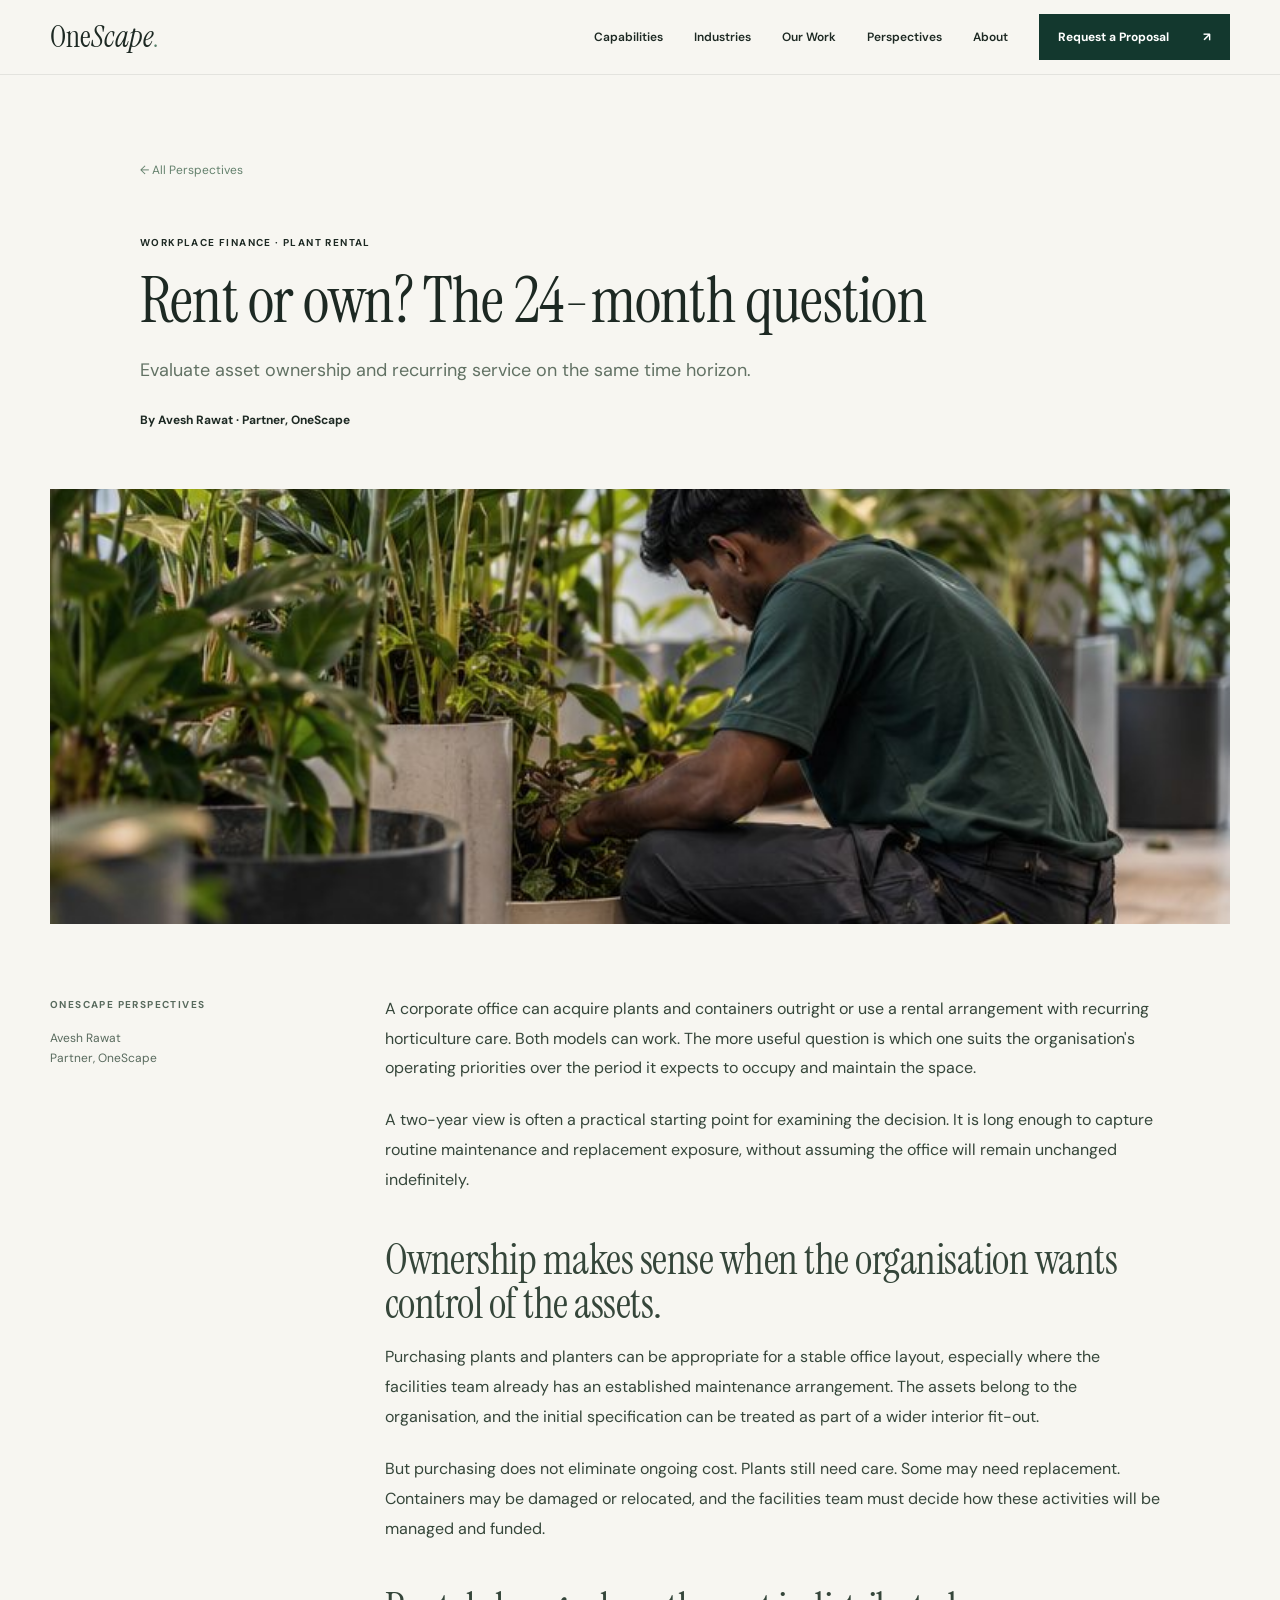
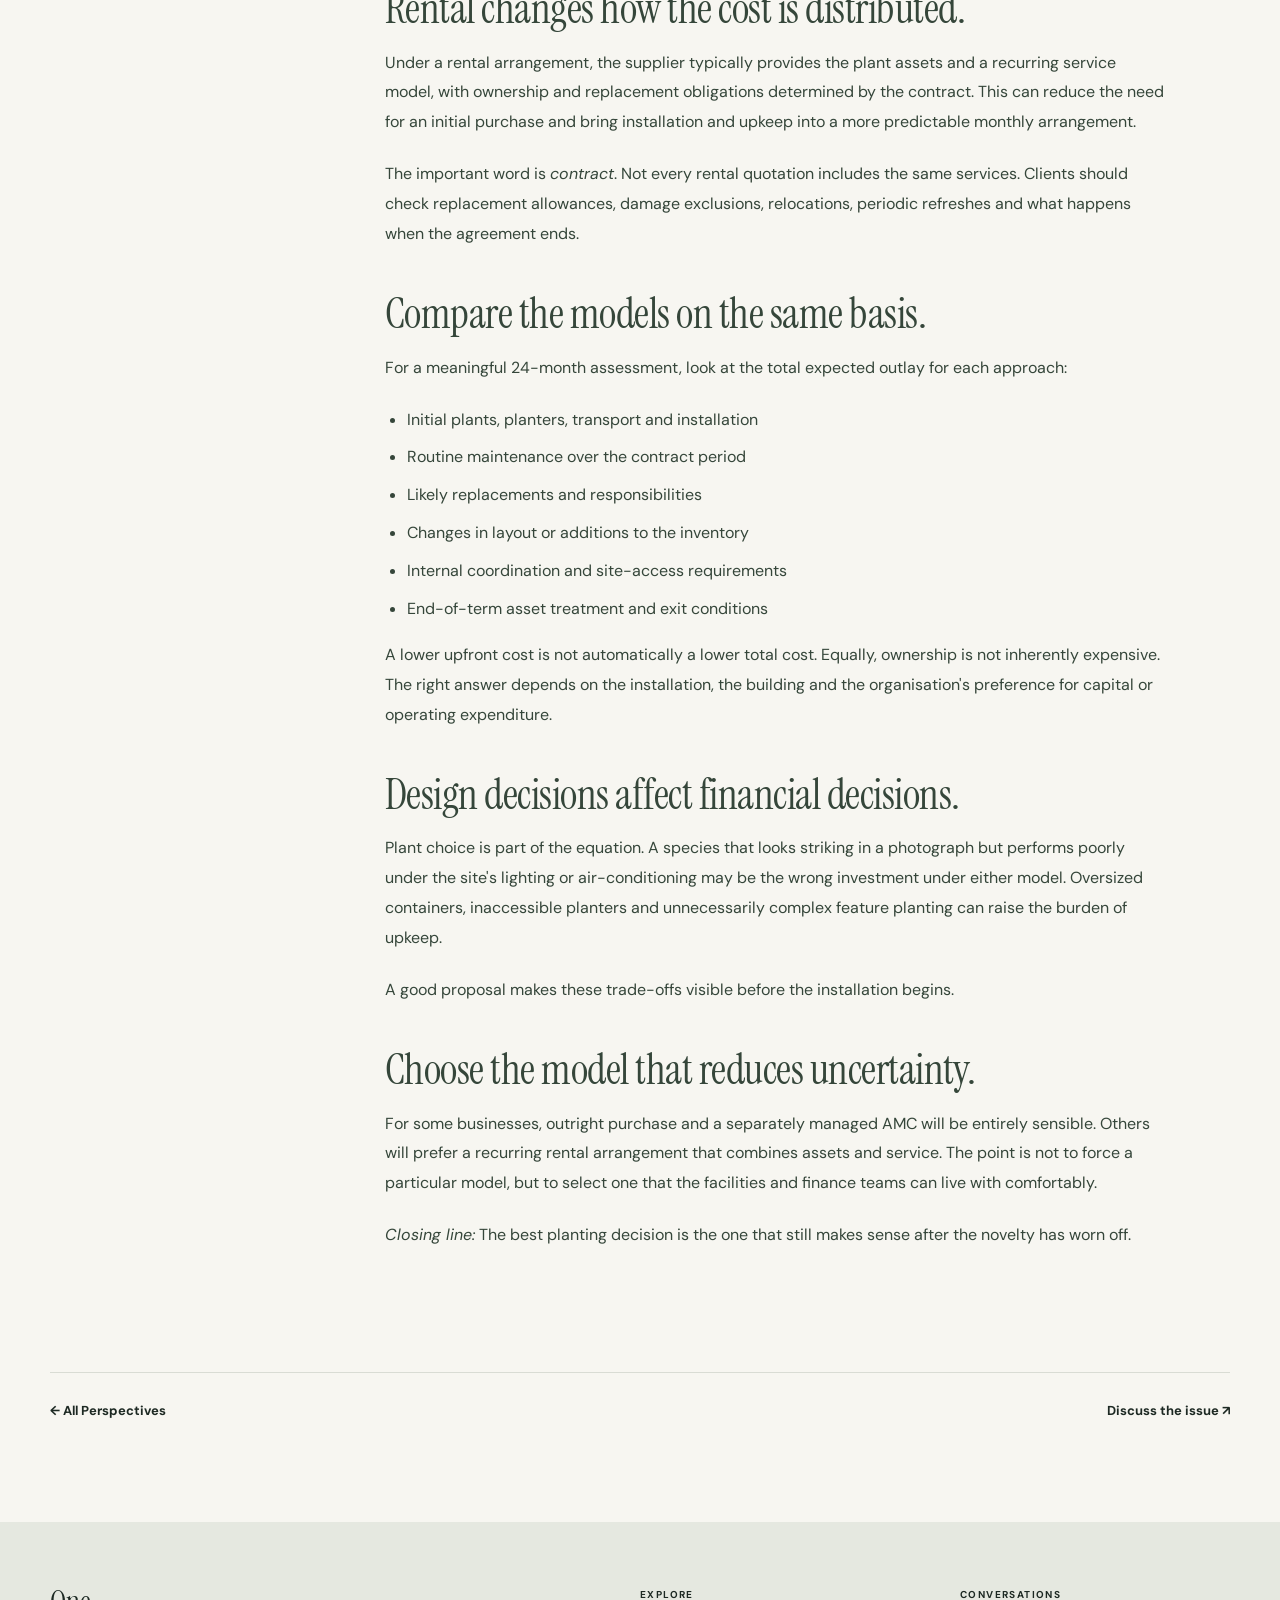
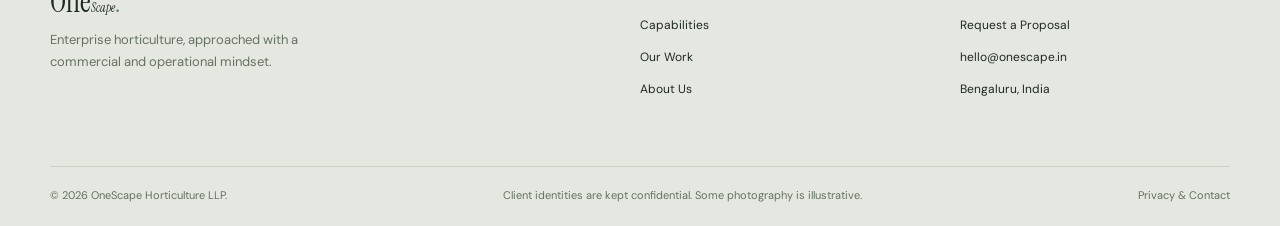
<file: insights/plant-rental-vs-purchase.html>
<!doctype html>
<html lang="en">
<head>
<meta charset="utf-8"/><meta name="viewport" content="width=device-width,initial-scale=1"/>
<meta name="theme-color" content="#f6f5f0"/><meta name="description" content="Evaluate asset ownership and recurring service on the same time horizon."/>
<title>Rent or own? The 24-month question | OneScape</title><link rel="icon" href="../assets/icon.svg" type="image/svg+xml"/>
<link rel="stylesheet" href="../assets/style.css"/>

<link rel="canonical" href="https://onescape.in/insights/plant-rental-vs-purchase.html"/>
<meta property="og:type" content="website"/>
<meta property="og:site_name" content="OneScape"/>
<meta property="og:title" content="Rent or own? The 24-month question | OneScape"/>
<meta property="og:description" content="Evaluate asset ownership and recurring service on the same time horizon."/>
<meta property="og:url" content="https://onescape.in/insights/plant-rental-vs-purchase.html"/>
</head>
<body>
<a class="skip" href="#main">Skip to content</a>
<header class="header" id="header"><div class="shell navshell">
<a href="../index.html" class="logo" aria-label="OneScape home">One<span>Scape</span><i>.</i></a>
<button class="menutoggle" aria-label="Toggle navigation" aria-expanded="false" aria-controls="mainmenu"><span></span><span></span></button>
<nav id="mainmenu" class="navlinks" aria-label="Main navigation">
<a href="../capabilities.html">Capabilities</a>
<a href="../capabilities.html#industries">Industries</a>
<a href="../our-work.html" aria-current="page">Our Work</a>
<a href="../our-work.html#perspectives">Perspectives</a>
<a href="../about.html">About</a>
<a class="navcta" href="../contact.html">Request a Proposal <span aria-hidden="true">↗</span></a>
</nav></div></header>
<main id="main"><div class="articlehead shell"><a class="backlink" href="../our-work.html#perspectives">← All Perspectives</a><span class="micro">WORKPLACE FINANCE · PLANT RENTAL</span><h1>Rent or own? The 24-month question</h1><p class="deck">Evaluate asset ownership and recurring service on the same time horizon.</p><p class="author-small">By Avesh Rawat · Partner, OneScape</p></div><div class="articleimage shell"><img src="../assets/team.jpg" alt="Illustrative horticulture photography"/></div><div class="shell article-layout"><aside><span class="micro">ONESCAPE PERSPECTIVES</span><p>Avesh Rawat<br/>Partner, OneScape</p></aside><article class="article-body">
<p>A corporate office can acquire plants and containers outright or use a rental arrangement with recurring horticulture care. Both models can work. The more useful question is which one suits the organisation's operating priorities over the period it expects to occupy and maintain the space.</p>
<p>A two-year view is often a practical starting point for examining the decision. It is long enough to capture routine maintenance and replacement exposure, without assuming the office will remain unchanged indefinitely.</p>
<h2>Ownership makes sense when the organisation wants control of the assets.</h2>
<p>Purchasing plants and planters can be appropriate for a stable office layout, especially where the facilities team already has an established maintenance arrangement. The assets belong to the organisation, and the initial specification can be treated as part of a wider interior fit-out.</p>
<p>But purchasing does not eliminate ongoing cost. Plants still need care. Some may need replacement. Containers may be damaged or relocated, and the facilities team must decide how these activities will be managed and funded.</p>
<h2>Rental changes how the cost is distributed.</h2>
<p>Under a rental arrangement, the supplier typically provides the plant assets and a recurring service model, with ownership and replacement obligations determined by the contract. This can reduce the need for an initial purchase and bring installation and upkeep into a more predictable monthly arrangement.</p>
<p>The important word is <em>contract</em>. Not every rental quotation includes the same services. Clients should check replacement allowances, damage exclusions, relocations, periodic refreshes and what happens when the agreement ends.</p>
<h2>Compare the models on the same basis.</h2>
<p>For a meaningful 24-month assessment, look at the total expected outlay for each approach:</p>
<ul>
<li>Initial plants, planters, transport and installation</li>
<li>Routine maintenance over the contract period</li>
<li>Likely replacements and responsibilities</li>
<li>Changes in layout or additions to the inventory</li>
<li>Internal coordination and site-access requirements</li>
<li>End-of-term asset treatment and exit conditions</li>
</ul>
<p>A lower upfront cost is not automatically a lower total cost. Equally, ownership is not inherently expensive. The right answer depends on the installation, the building and the organisation's preference for capital or operating expenditure.</p>
<h2>Design decisions affect financial decisions.</h2>
<p>Plant choice is part of the equation. A species that looks striking in a photograph but performs poorly under the site's lighting or air-conditioning may be the wrong investment under either model. Oversized containers, inaccessible planters and unnecessarily complex feature planting can raise the burden of upkeep.</p>
<p>A good proposal makes these trade-offs visible before the installation begins.</p>
<h2>Choose the model that reduces uncertainty.</h2>
<p>For some businesses, outright purchase and a separately managed AMC will be entirely sensible. Others will prefer a recurring rental arrangement that combines assets and service. The point is not to force a particular model, but to select one that the facilities and finance teams can live with comfortably.</p>
<p><em>Closing line:</em> The best planting decision is the one that still makes sense after the novelty has worn off.</p>
</article></div><div class="shell article-bottom"><a href="../our-work.html#perspectives">← All Perspectives</a><a href="../contact.html">Discuss the issue ↗</a></div></main>
<footer class="footer"><div class="shell footer-grid"><div><a href="../index.html" class="logo footlogo">One<span>Scape</span><i>.</i></a><p>Enterprise horticulture, approached with a commercial and operational mindset.</p></div>
<div><span class="micro">EXPLORE</span><a href="../capabilities.html">Capabilities</a><a href="../our-work.html">Our Work</a><a href="../about.html">About Us</a></div>
<div><span class="micro">CONVERSATIONS</span><a href="../contact.html">Request a Proposal</a><a href="mailto:hello@onescape.in">hello@onescape.in</a><span>Bengaluru, India</span></div></div>
<div class="shell fineprint"><span>© <span id="year">2026</span> OneScape Horticulture LLP.</span><span>Client identities are kept confidential. Some photography is illustrative.</span><a href="../privacy.html">Privacy & Contact</a></div></footer>
<script defer src="../assets/site.js"></script></body></html>
</file>
<file: assets/style.css>
@import url('https://fonts.googleapis.com/css2?family=DM+Sans:wght@400;450;500;600;700&family=Instrument+Serif:ital@0;1&display=swap');
:root{--bg:#f7f6f1;--white:#fffefa;--ink:#1d2923;--muted:#60675e;--green:#13382e;--green2:#0c2922;--line:#d9dcd4;--font:'DM Sans',Arial,sans-serif;--serif:'Instrument Serif',Georgia,serif}*{box-sizing:border-box}html{scroll-behavior:smooth}body{margin:0;background:var(--bg);color:var(--ink);font-family:var(--font);font-size:15px;line-height:1.68;-webkit-font-smoothing:antialiased}img{max-width:100%;display:block}a{color:inherit;text-decoration:none}button,input,textarea,select{font:inherit}button{cursor:pointer}h1,h2,h3,p,blockquote{margin:0}h1,h2,h3{font-family:var(--serif);font-weight:400;line-height:1.03;letter-spacing:-.012em}h1{font-size:clamp(3.1rem,5vw,5rem)}h2{font-size:clamp(2.6rem,3.55vw,3.75rem)}h3{font-size:2.1rem}.shell{max-width:1280px;width:calc(100% - 100px);margin:0 auto}.spacious{padding-top:112px;padding-bottom:120px}.micro{font-size:10px;letter-spacing:.14em;text-transform:uppercase;font-weight:700;line-height:1.6}.cream{color:#f3f6ec}.skip{position:absolute;top:-100px;left:20px;padding:10px 20px;background:white;z-index:1000}.skip:focus{top:10px}.header{height:75px;position:relative;z-index:50;background:rgba(247,246,241,.97);border-bottom:1px solid rgba(29,41,35,.09)}.header.scrolled{box-shadow:0 3px 15px rgba(0,0,0,.04)}.navshell{height:100%;display:flex;align-items:center;justify-content:space-between;gap:30px}.logo{font-family:var(--serif);font-size:30px;white-space:nowrap;line-height:1}.logo span{font-style:italic}.logo i{color:#57816b;font-size:24px;font-style:normal}.navlinks{display:flex;align-items:center;gap:31px}.navlinks>a:not(.navcta){font-size:12px;font-weight:600}.navlinks a:hover,.minilink:hover,.text-link:hover{opacity:.68}.navcta,.button{display:inline-flex;align-items:center;justify-content:center;gap:34px;padding:13px 18px;border-radius:0;border:1px solid transparent;font-size:12px;font-weight:700;line-height:1.5}.navcta,.button.dark{background:var(--green);color:#fff}.navcta:hover,.button.dark:hover{background:#22513e}.button.light{background:var(--bg);color:var(--ink)}.button span{font-size:17px;font-weight:400}.menutoggle{display:none}.hero{position:relative;min-height:570px;height:calc(100svh - 75px);max-height:760px;color:#fff;overflow:hidden;background:#14392d}.hero-media,.hero-slide,.hero-shade{position:absolute;inset:0;width:100%;height:100%}.hero-slide{object-fit:cover;opacity:0;transition:opacity 1.4s ease,transform 8s linear;transform:scale(1.09)}.hero-slide.active{opacity:1;transform:scale(1)}.hero-shade{background:linear-gradient(90deg,rgba(6,24,19,.79) 0%,rgba(7,29,22,.55) 42%,rgba(0,0,0,.09) 100%)}.hero-inner{position:relative;z-index:2;height:100%;display:flex;align-items:center}.hero-copy{width:60%;margin-top:-12px}.hero h1{font-size:clamp(3.4rem,5.25vw,5.6rem);line-height:1.02;margin:23px 0 20px}.hero-copy>p{max-width:500px;color:#e6ede6;font-size:16px;line-height:1.7}.hero-actions{margin-top:30px;display:flex;gap:26px;align-items:center}.inline-link{font-size:12px;font-weight:700}.lighttext{color:#fff}.hero-corner{position:absolute;right:0;bottom:69px;font-size:10px;line-height:1.5;letter-spacing:.13em;font-weight:700;text-align:right;color:#dde6dd}.hero-controls{position:absolute;z-index:5;bottom:23px;left:50%;transform:translateX(-50%);display:flex;align-items:center;gap:15px;font-size:11px}.hero-controls button{border:1px solid rgba(255,255,255,.55);color:#fff;background:transparent;width:31px;height:31px;border-radius:50%}.progress{height:1px;background:rgba(255,255,255,.35);width:95px;position:relative}.progress i{position:absolute;left:0;height:100%;width:0;background:white}.sector-strip{border-bottom:1px solid var(--line);background:#f1f1eb;padding:29px 0}.sector-strip .shell{display:flex;align-items:center;gap:32px}.sector-strip .micro{flex:none;color:var(--muted)}.marquee-clip{overflow:hidden;mask-image:linear-gradient(to right,transparent,black 7%,black 93%,transparent);flex:1}.marquee{display:flex;align-items:center;gap:37px;white-space:nowrap;width:max-content;animation:marquee 32s linear infinite}.marquee-clip:hover .marquee{animation-play-state:paused}.marquee span{font-family:var(--serif);font-size:24px;color:#576457}.marquee em{font-style:normal;font-size:8px;color:#789480}@keyframes marquee{to{transform:translateX(-50%)}}.labelrow{display:flex;align-items:center;justify-content:space-between;gap:20px;margin-bottom:34px;color:#52645a}.intro-grid{display:grid;grid-template-columns:1.35fr .75fr;gap:9vw;align-items:start}.intro-grid h2 em,.sectionhead h2 em{color:#7e9584;font-style:italic}.intro-copy p{margin-bottom:21px;color:#49534b;max-width:440px}.text-link{display:inline-flex;gap:35px;align-items:center;font-size:12px;font-weight:700;border-bottom:1px solid currentColor;padding-bottom:6px;margin-top:14px}.impact-section{background:#e8ebe4;padding:101px 0 112px}.impact-head,.sectionhead{display:grid;grid-template-columns:1.15fr .65fr;gap:90px;align-items:end;margin-bottom:42px}.impact-head p,.sectionhead p{color:#59675d;max-width:370px}.impact-grid{display:grid;grid-template-columns:1fr 1fr;gap:20px}.impact-item{background:#fcfcf7;padding:48px 48px 50px;min-height:320px;border-top:3px solid var(--green)}.impact-item h3{margin:19px 0 16px;font-size:clamp(2.1rem,3vw,3rem)}.impact-item p{color:#515e54;max-width:455px}.impact-item .text-link{margin-top:30px}.minilink{font-size:11px;font-weight:700}.service-asym{display:grid;grid-template-columns:1.25fr 1fr;gap:13px;height:505px}.service-feature,.service-small{display:block;overflow:hidden;position:relative;background:#264339;color:#fff}.service-feature img,.service-small img{width:100%;height:100%;object-fit:cover;transition:transform 1s cubic-bezier(.18,.6,.2,1)}.service-feature:hover img,.service-small:hover img,.storycard:hover img{transform:scale(1.055)}.service-feature:after,.service-small:after{content:"";position:absolute;inset:0;background:linear-gradient(0deg,rgba(0,0,0,.66),transparent 58%)}.service-feature>div{position:absolute;bottom:31px;left:33px;right:28px;z-index:2}.service-feature h3{font-size:clamp(2.25rem,3.5vw,3.3rem);margin-top:9px}.arrow-circle{position:absolute;right:0;bottom:5px;width:42px;height:42px;border:1px solid #fff;border-radius:50%;display:flex;justify-content:center;align-items:center;font-family:var(--font)}.service-side{display:grid;grid-template-rows:1fr 1fr;gap:13px;min-height:0}.service-small>div{position:absolute;bottom:25px;left:24px;z-index:2}.service-small h3{font-size:clamp(1.7rem,2.6vw,2.35rem);margin-top:7px}.work-section{background:#f0f1eb}.stories-grid{display:grid;grid-template-columns:repeat(6,minmax(0,1fr));gap:38px 18px}.storycard{grid-column:span 2;display:block;border-top:1px solid #cbd1c8;padding-top:10px}.storycard:nth-child(4),.storycard:nth-child(5){grid-column:span 3}.storyimg{aspect-ratio:1.7;overflow:hidden;background:#e3e3db}.storyimg img{width:100%;height:100%;object-fit:cover;transition:transform .9s ease}.storymeta{display:flex;justify-content:space-between;color:#69786d;font-size:10px;font-weight:700;letter-spacing:.07em;text-transform:uppercase;margin-top:15px}.storycard h3{font-size:clamp(1.75rem,2.4vw,2.3rem);margin:13px 0 8px}.storycard p{max-width:400px;color:#5b655b;font-size:13px}.picture-quote{min-height:390px;background:#102f26;position:relative;overflow:hidden;display:flex;align-items:center;color:#fff}.picture-quote>img{position:absolute;inset:0;width:100%;height:100%;object-fit:cover;filter:brightness(.33) saturate(.75)}.picture-quote>.shell{position:relative;padding:65px 0}.picture-quote blockquote{font-family:var(--serif);font-size:clamp(2.6rem,4.2vw,4.2rem);max-width:940px;line-height:1.15;margin:20px 0 25px}.picture-quote p{font-size:10px;letter-spacing:.15em}.insights-grid{display:grid;grid-template-columns:repeat(3,1fr);gap:20px}.insight-card{padding-bottom:15px;border-bottom:1px solid #bdc7bb;display:block}.insight-card>img{width:100%;aspect-ratio:1.6;object-fit:cover;margin-bottom:17px}.insight-card h3{font-size:clamp(1.75rem,2.3vw,2.3rem);margin:12px 0}.insight-card p{font-size:13px;color:#5a655d;margin-bottom:18px}.insight-card b{font-size:11px}.about-band{display:grid;grid-template-columns:1fr 1fr;background:var(--green);color:#fff;min-height:480px}.about-visual img{width:100%;height:100%;object-fit:cover;max-height:600px}.about-copy{padding:80px 9vw 70px 70px}.about-copy h2{margin:21px 0 26px}.about-copy p{max-width:480px;color:#d0e0d3;margin-bottom:20px}.authorline{font-size:12px;font-weight:700}.authorline span{padding:0 8px}.closing-cta{display:grid;grid-template-columns:1.1fr .75fr;gap:8vw;align-items:center}.closing-cta h2{margin-top:13px}.closing-cta p{max-width:385px;color:#57635a;margin-bottom:28px}.footer{background:#e5e8e0;padding:65px 0 22px}.footer-grid{display:grid;grid-template-columns:2fr 1fr 1fr;gap:50px}.footer-grid>div{display:flex;flex-direction:column;gap:12px}.footer-grid p{max-width:300px;color:#667166;font-size:13px}.footer-grid a:not(.logo),.footer-grid span{font-size:12px}.footer-grid .micro{font-size:10px}.fineprint{border-top:1px solid #cad2c8;margin-top:66px;padding-top:19px;display:flex;justify-content:space-between;gap:30px;color:#637064;font-size:11px}
/* Internal pages */
.pagehero{padding:92px 0 85px;display:grid;grid-template-columns:1fr .9fr;align-items:center;gap:9vw;min-height:490px}.pagehero h1{max-width:700px;font-size:clamp(3.3rem,4.5vw,4.6rem);margin:24px 0}.pagehero p{max-width:520px;color:#59695c}.pagehero img{width:100%;height:345px;object-fit:cover}.editorial-intro{display:grid;grid-template-columns:1fr 2fr 1.1fr;gap:26px;padding:55px 0 95px;border-top:1px solid var(--line)}.editorial-intro h2{font-size:3rem}.editorial-intro p{color:#5c655d}.cap-row{padding:90px 0;border-top:1px solid #cfd5cd;display:grid;grid-template-columns:1fr 1fr;gap:9vw;align-items:center;scroll-margin-top:90px}.cap-row:nth-of-type(2n) .cap-index{order:2}.cap-row img{width:100%;height:420px;object-fit:cover}.cap-row h2{font-size:clamp(2.8rem,3.5vw,3.6rem);margin:16px 0 24px}.cap-row p{max-width:500px;color:#546158;margin-bottom:17px}.cap-row .bestfit{font-size:12px;font-style:italic;margin-top:26px}.industryband{background:#12392e;color:#fff;padding:110px 0;scroll-margin-top:70px}.industryband h2{margin:20px 0 52px}.industrygrid{display:grid;grid-template-columns:repeat(3,1fr);gap:0}.industrygrid article{border-top:1px solid #477265;padding:24px 30px 40px 0;margin-right:38px}.industrygrid h3{font-size:1.85rem}.industrygrid p{color:#bad0c0;font-size:13px;margin-top:14px}.work-intro{display:grid;grid-template-columns:1fr 3fr;gap:45px;padding:40px 0;border-top:1px solid var(--line);border-bottom:1px solid var(--line)}.work-intro p{font-size:15px;max-width:790px}.principles-section{padding:100px 0;background:#e9ebe4}.principles{display:grid;grid-template-columns:repeat(4,1fr);gap:30px;margin-top:35px}.principles article{border-top:1px solid #bdc8b9;padding-top:20px}.principles article>span{font-size:12px;color:#678476}.principles h3{font-size:2rem;margin:20px 0 13px}.principles p{font-size:13px;color:#5b675f}.founder{display:grid;grid-template-columns:1fr 1fr;gap:100px}.founder h3{font-size:3rem;margin-bottom:8px}.founder p{margin:24px 0 0;color:#5b665d}.contacthero{display:grid;grid-template-columns:.9fr 1fr;gap:9vw;min-height:750px;padding:100px 0}.contacthero h1{font-size:clamp(3.2rem,4.5vw,4.7rem);margin:20px 0 24px}.contacthero>div>p{color:#59665e;max-width:450px}.contactline{margin-top:68px;display:flex;flex-direction:column;align-items:start;gap:7px}.contactline .micro:not(:first-child){margin-top:17px}.contactline a{font-family:var(--serif);font-size:2rem}.contact-form{padding:34px;background:#e9ede6;display:grid;grid-template-columns:1fr 1fr;gap:20px}.form-notice{grid-column:1/-1;color:#4e6857;font-size:12px;line-height:1.5}.contact-form label{font-size:12px;font-weight:700;display:flex;flex-direction:column;gap:7px}.contact-form input,.contact-form textarea,.contact-form select{border:1px solid #c8d0c4;background:#fbfcf9;border-radius:0;padding:11px;color:var(--ink);width:100%;outline-color:#2d654f}.contact-form label:has(textarea),.contact-form button,.formfoot{grid-column:1/-1}.contact-form textarea{resize:vertical}.formfoot{font-size:12px;color:#5e6d60}.formfoot a{text-decoration:underline}.privacy{padding:110px 0 150px;max-width:850px}.privacy h1{font-size:4rem;margin:20px 0 32px}.privacy h2{font-size:2.8rem;margin:40px 0 18px}.privacy p{margin-bottom:19px}.articlehead{padding:85px 0 58px;max-width:1000px}.articlehead .backlink{display:block;margin-bottom:49px;font-size:12px;color:#64816d}.articlehead h1{max-width:930px;font-size:clamp(3.25rem,5vw,5rem);margin:14px 0 21px}.articlehead .deck{font-size:18px;color:#627264;max-width:790px}.author-small{font-size:12px;font-weight:700;margin-top:25px}.articleimage{height:435px;overflow:hidden}.articleimage img{width:100%;height:100%;object-fit:cover}.article-layout{display:grid;grid-template-columns:250px minmax(0,780px);gap:85px;padding:70px 0 100px}.article-layout aside{font-size:12px;color:#586a5d}.article-layout aside p{margin-top:14px}.article-layout aside a{display:block;margin-top:35px;font-weight:700}.article-body{font-size:16px;line-height:1.87;color:#35463a}.article-body>h1{display:none}.article-body h2{font-size:2.65rem;margin:43px 0 17px}.article-body h3{font-size:2rem;margin:32px 0 16px}.article-body p{margin-bottom:22px}.article-body strong{color:#18392d}.article-body ul{padding-left:22px}.article-body li{margin-bottom:8px}.study-note{border-left:3px solid #648779;padding:15px 20px;background:#eaf0e8;margin-bottom:30px;font-size:13px}.article-bottom{display:flex;justify-content:space-between;padding:27px 0 100px;border-top:1px solid var(--line);font-size:13px;font-weight:700}
.reveal{opacity:0;transform:translateY(23px);transition:opacity .7s ease,transform .7s ease}.reveal.on{opacity:1;transform:translateY(0)}@media (max-width:1000px){.shell{width:calc(100% - 50px)}.navlinks{gap:15px}.navlinks a{font-size:11px!important}.impact-item{padding:33px}.intro-grid,.impact-head,.sectionhead{gap:35px}.about-copy{padding:60px 45px}.service-asym{height:450px}}
@media(max-width:760px){.shell{width:calc(100% - 40px)}.spacious{padding-top:73px;padding-bottom:81px}.header{height:68px}.logo{font-size:28px}.menutoggle{display:flex;flex-direction:column;justify-content:center;align-items:center;border:1px solid var(--line);background:transparent;width:38px;height:38px;gap:5px}.menutoggle span{width:17px;height:1px;background:var(--ink)}.navlinks{display:none;position:absolute;top:68px;left:0;right:0;background:var(--bg);padding:25px 20px 35px;flex-direction:column;align-items:stretch;gap:16px;border-bottom:1px solid var(--line);box-shadow:0 19px 18px rgba(0,0,0,.07)}.navlinks.open{display:flex}.navlinks a:not(.navcta){font-size:15px!important}.navcta{margin-top:13px}.hero{height:650px;max-height:none;min-height:590px}.hero h1{font-size:clamp(3rem,10.5vw,4.2rem)}.hero-copy{width:100%;margin-top:-20px}.hero-copy>p{font-size:15px;max-width:390px}.hero-corner{display:none}.hero-inner{padding-bottom:48px}.hero-shade{background:linear-gradient(90deg,rgba(4,20,14,.78),rgba(4,20,14,.36))}.hero-actions{align-items:start;flex-direction:column;gap:20px}.sector-strip .shell{flex-direction:column;gap:14px;align-items:stretch}.intro-grid,.impact-head,.sectionhead,.closing-cta,.founder,.editorial-intro,.work-intro{grid-template-columns:1fr;gap:22px}.intro-grid h2,.sectionhead h2{font-size:clamp(2.65rem,9vw,3.5rem)}.impact-section{padding:76px 0 80px}.impact-grid{grid-template-columns:1fr;gap:14px}.impact-item{min-height:0;padding:35px 30px 43px}.service-asym{grid-template-columns:1fr;height:auto}.service-feature{height:415px}.service-side{grid-template-rows:none;grid-template-columns:1fr 1fr;height:260px}.service-small h3{font-size:1.65rem}.stories-grid{grid-template-columns:1fr 1fr;gap:25px 13px}.storycard{grid-column:span 1!important}.storycard:last-child{grid-column:span 2!important}.storycard h3{font-size:1.75rem}.storyimg{aspect-ratio:1.25}.insights-grid{grid-template-columns:1fr;gap:34px}.insight-card img{aspect-ratio:2.1}.about-band{grid-template-columns:1fr}.about-visual{height:325px}.about-copy{padding:60px 25px 75px}.footer-grid{grid-template-columns:1fr 1fr;gap:33px}.footer-grid>div:first-child{grid-column:span 2}.fineprint{flex-wrap:wrap;justify-content:start;gap:7px 20px;margin-top:40px}.pagehero{padding:65px 0;grid-template-columns:1fr;gap:35px}.pagehero h1{font-size:3.5rem}.pagehero img{height:250px}.editorial-intro{padding:50px 0}.cap-row,.cap-row:nth-of-type(2n){grid-template-columns:1fr;padding:65px 0;gap:29px}.cap-row:nth-of-type(2n) .cap-index{order:unset}.cap-row img{height:270px}.industryband{padding:73px 0}.industrygrid{grid-template-columns:1fr 1fr;gap:20px}.industrygrid article{margin:0;padding:18px 0 20px}.principles{grid-template-columns:1fr 1fr;gap:25px}.contacthero{grid-template-columns:1fr;padding:65px 0;gap:43px}.contactline{margin-top:32px}.articlehead{padding:53px 0}.articlehead .backlink{margin-bottom:35px}.articleimage{height:285px}.article-layout{grid-template-columns:1fr;gap:25px;padding:45px 0 50px}.article-layout aside{border-bottom:1px solid var(--line);padding-bottom:20px}.article-layout aside a{margin-top:10px}.article-body{font-size:15px}.article-bottom{padding-bottom:60px}.picture-quote blockquote{font-size:2.8rem}.labelrow{gap:15px}}
@media(max-width:480px){.stories-grid{grid-template-columns:1fr}.storycard,.storycard:last-child{grid-column:span 1!important}.storyimg{aspect-ratio:1.75}.service-side{grid-template-columns:1fr;height:420px;grid-template-rows:1fr 1fr}.service-small{height:100%}.industrygrid{grid-template-columns:1fr}.principles{grid-template-columns:1fr 1fr}.contact-form{grid-template-columns:1fr}.contact-form label{grid-column:1/-1}.hero h1{font-size:3.2rem}.storycard h3{font-size:2.05rem}.picture-quote blockquote{font-size:2.3rem}}
@media(prefers-reduced-motion:reduce){*,*:before,*:after{scroll-behavior:auto!important;animation:none!important;transition:none!important}.reveal{opacity:1;transform:none}.hero-slide{transform:none!important}.marquee{transform:none!important}}

/* Live contact submission confirmation */
.form-status {grid-column:1 / -1;font-size:.9rem;min-height:1.35rem;line-height:1.5;margin:.2rem 0 0}
.form-status.success {color:#126e42;font-weight:600}
.form-status.error {color:#a02b2b}
.contact-form button:disabled {opacity:.65;cursor:progress}
</file>
